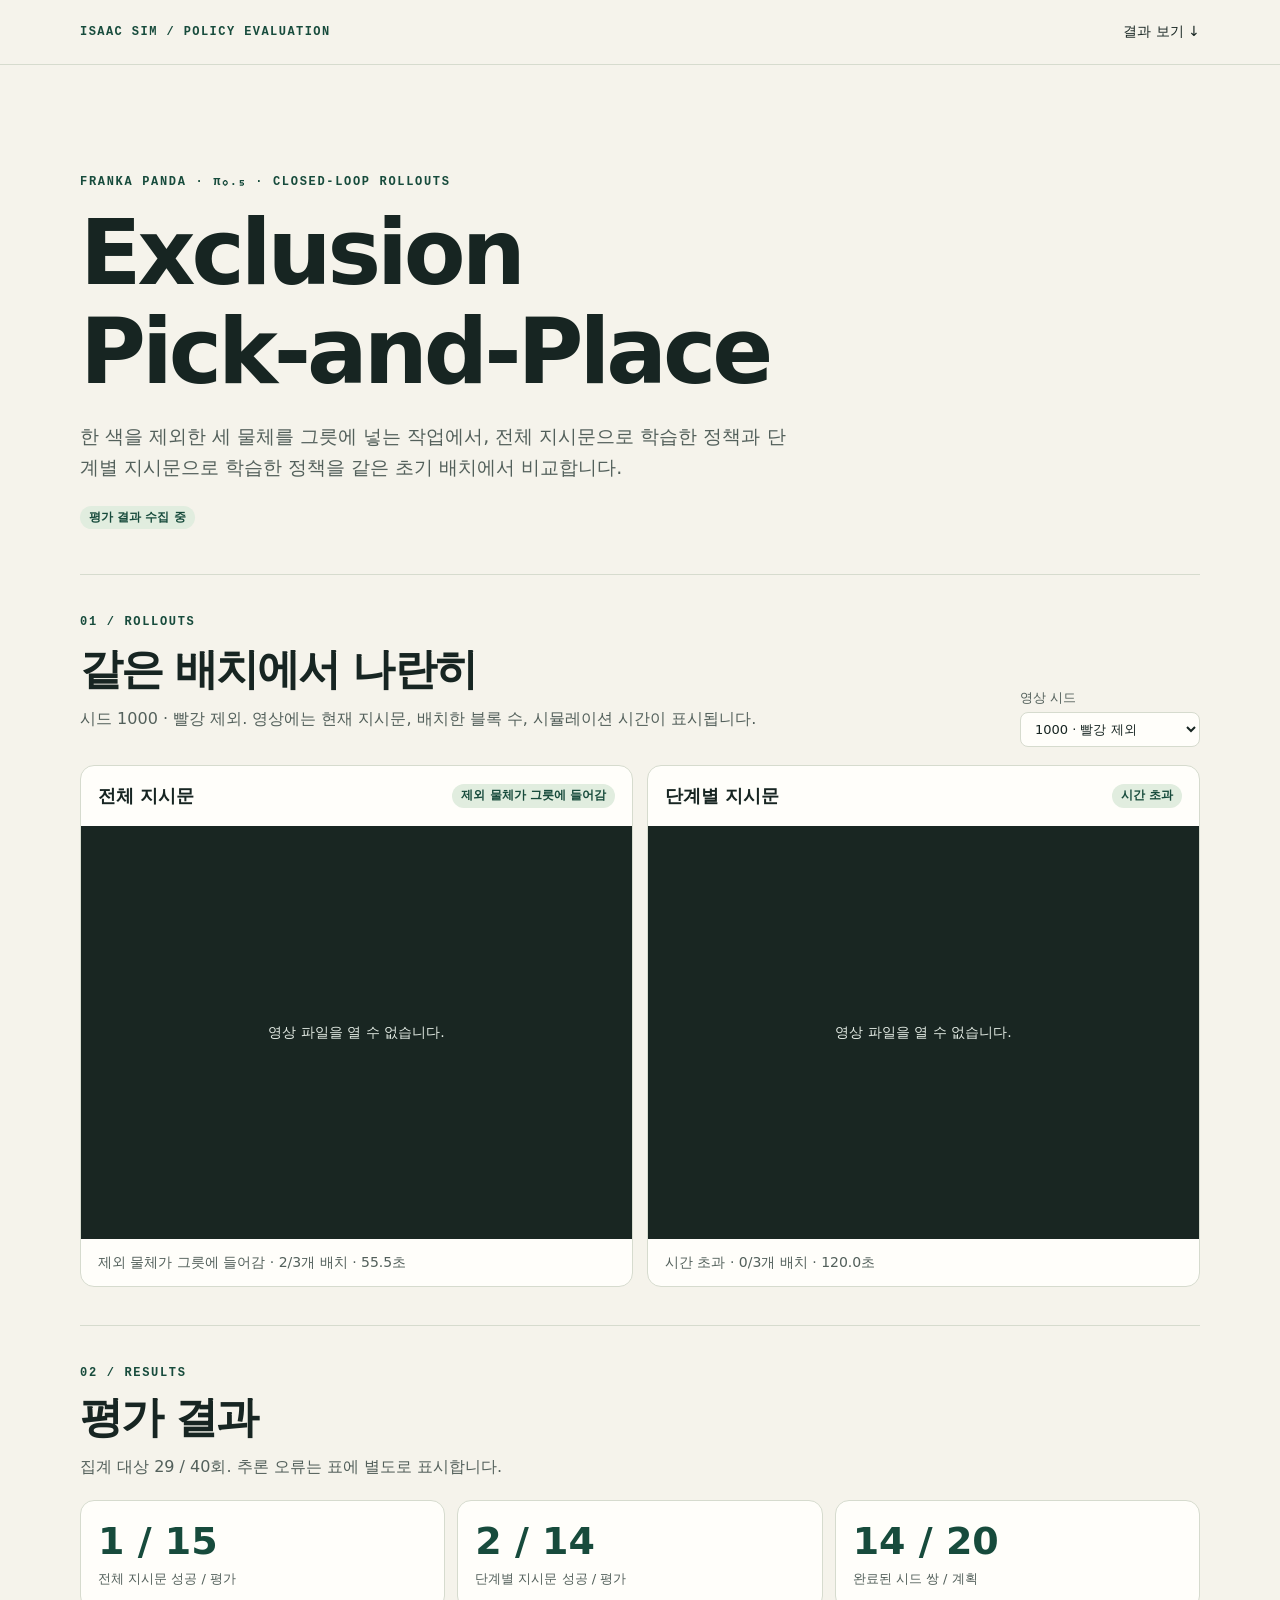
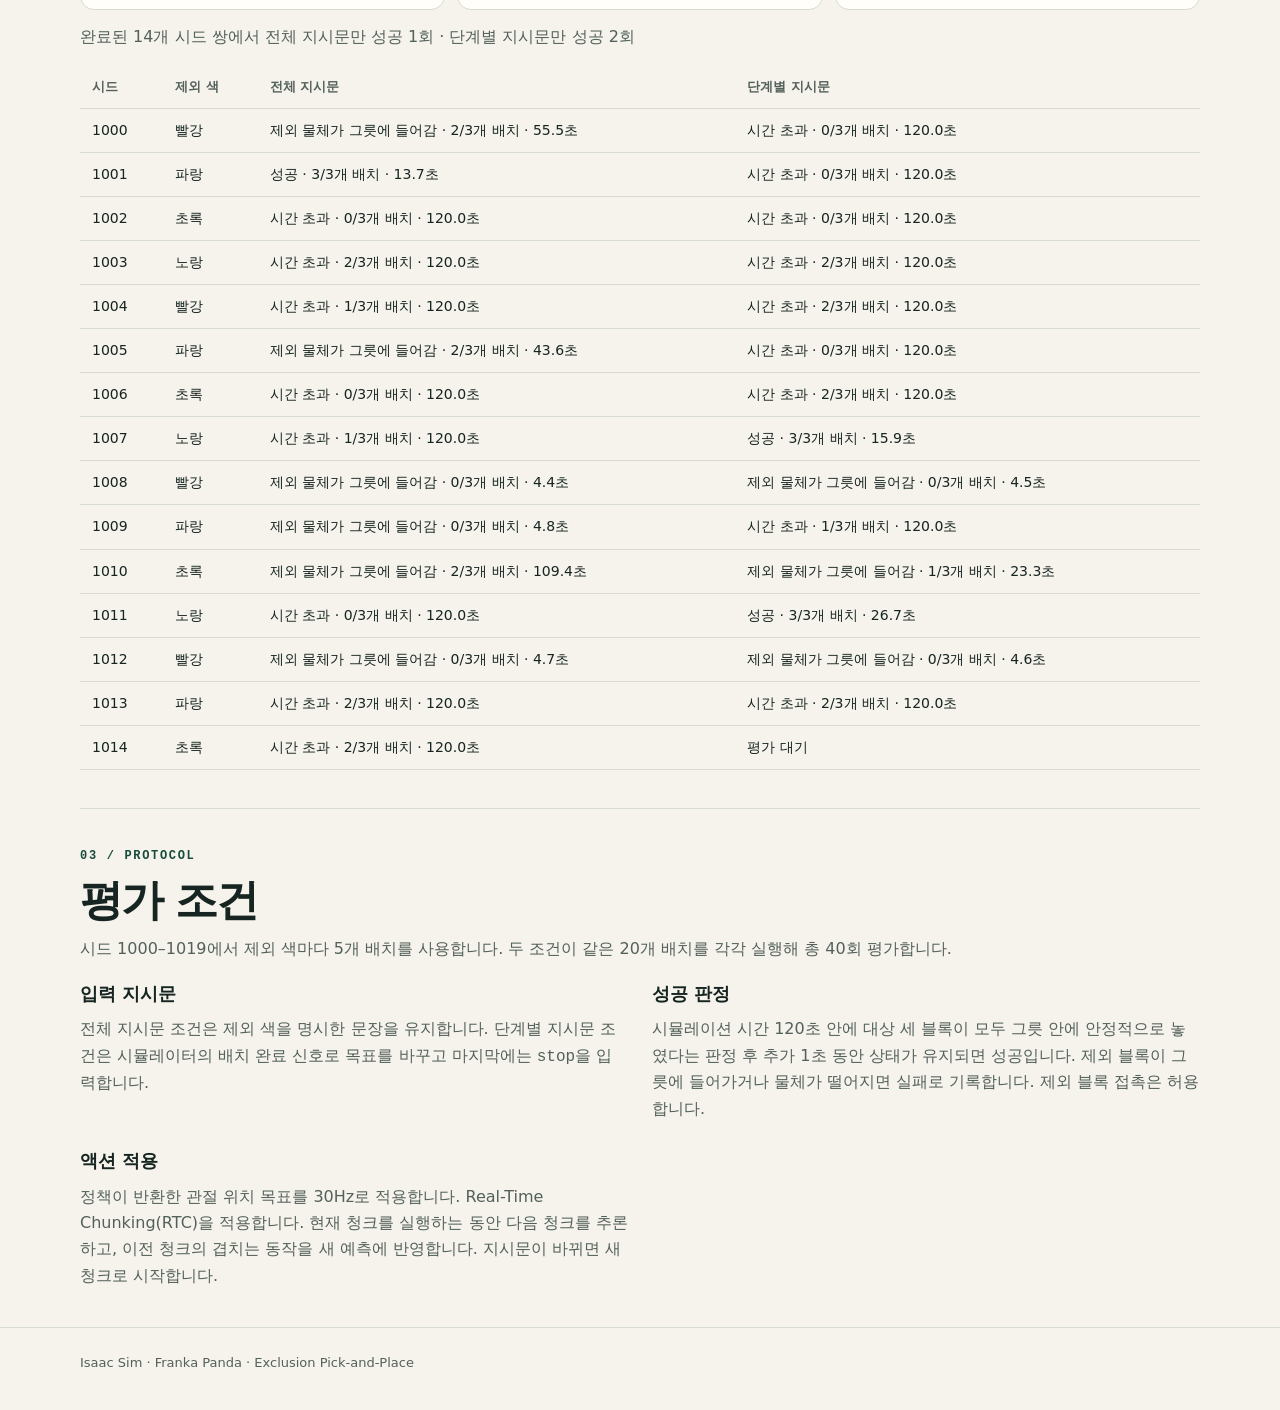
<file: index.html>
<!doctype html>
<html lang="ko">
<head>
  <meta charset="utf-8">
  <meta name="viewport" content="width=device-width,initial-scale=1">
  <meta name="description" content="Isaac Sim의 Exclusion Pick-and-Place에서 두 π₀.₅ 정책을 같은 초기 배치로 비교합니다.">
  <title>Exclusion Pick-and-Place · π₀.₅ 평가</title>
  <style>
    :root { color-scheme:light; --paper:#f5f3eb; --ink:#172522; --muted:#53605b; --line:#d6dbce; --green:#174b3c; --chip:#e1eddf; --white:#fffefa; }
    * { box-sizing:border-box; }
    body { margin:0; background:var(--paper); color:var(--ink); font:16px/1.65 system-ui,sans-serif; }
    a { color:inherit; }
    button, select { font:inherit; }
    .wrap { width:min(1120px, calc(100% - 48px)); margin:auto; }
    .masthead { border-bottom:1px solid var(--line); }
    .masthead .wrap { min-height:64px; display:flex; align-items:center; justify-content:space-between; gap:12px; }
    .brand { color:var(--green); font:700 12px/1.4 ui-monospace,monospace; letter-spacing:.12em; }
    .masthead a { font-size:14px; text-decoration:none; }
    .hero { padding:clamp(48px,9vw,108px) 0 45px; }
    .eyebrow { margin:0 0 12px; color:var(--green); font:700 12px/1.5 ui-monospace,monospace; letter-spacing:.14em; }
    h1,h2,h3,p { margin-top:0; }
    h1,h2 { line-height:1.1; letter-spacing:-.045em; }
    h1 { max-width:870px; margin-bottom:20px; font-size:clamp(41px,8vw,90px); }
    h2 { font-size:clamp(27px,4vw,43px); margin-bottom:12px; }
    h3 { margin:0; font-size:18px; }
    .hero p:not(.eyebrow), .muted { color:var(--muted); }
    .hero p:not(.eyebrow) { max-width:720px; font-size:clamp(15px,2.2vw,19px); }
    .panel { border-top:1px solid var(--line); padding:38px 0; }
    .section-top { display:flex; align-items:end; justify-content:space-between; gap:16px; flex-wrap:wrap; }
    .section-top p { margin-bottom:15px; }
    .summary { display:grid; grid-template-columns:repeat(3,minmax(0,1fr)); gap:12px; margin-top:20px; }
    .stat,.clip { border:1px solid var(--line); border-radius:14px; background:var(--white); }
    .stat { padding:17px; }
    .stat strong { display:block; color:var(--green); font-size:clamp(24px,4vw,38px); line-height:1.25; font-variant-numeric:tabular-nums; }
    .stat span { font-size:13px; color:var(--muted); }
    .comparison { display:grid; grid-template-columns:1fr 1fr; gap:14px; margin-top:18px; }
    .clip { overflow:hidden; }
    .clip header { padding:15px 17px; display:flex; align-items:center; justify-content:space-between; gap:8px; flex-wrap:wrap; }
    .chip { display:inline-flex; align-items:center; border-radius:100px; background:var(--chip); color:var(--green); padding:2px 9px; font-size:12px; font-weight:650; }
    .film { aspect-ratio:4/3; background:#192622; color:#e2eae3; display:grid; place-items:center; text-align:center; }
    .film video { display:block; width:100%; height:100%; object-fit:contain; }
    .clip p { margin:0; padding:12px 17px; font-size:14px; color:var(--muted); }
    .clip .film p { color:inherit; }
    label { display:grid; gap:4px; color:var(--muted); font-size:13px; }
    select { min-width:180px; padding:8px 32px 8px 10px; border:1px solid var(--line); border-radius:8px; background:var(--white); color:var(--ink); }
    .table-scroll { overflow-x:auto; }
    table { width:100%; border-collapse:collapse; min-width:410px; font-variant-numeric:tabular-nums; }
    th,td { padding:10px 12px; border-bottom:1px solid var(--line); text-align:left; }
    th { font-size:13px; color:var(--muted); }
    td { font-size:14px; }
    .method { display:grid; grid-template-columns:1fr 1fr; gap:24px; }
    .method p { color:var(--muted); margin:8px 0 0; }
    footer { padding:24px 0 36px; border-top:1px solid var(--line); color:var(--muted); font-size:13px; }
    :focus-visible { outline:2px solid var(--green); outline-offset:3px; }
    @media (max-width:650px) {
      .wrap { width:calc(100% - 30px); }
      .comparison,.method { grid-template-columns:1fr; }
      .summary { gap:7px; }
      .stat { padding:10px 7px; }
      .stat span { font-size:11px; }
    }
  </style>
  <script src="./report.js" defer></script>
</head>
<body>
  <header class="masthead">
    <div class="wrap">
      <span class="brand">ISAAC SIM / POLICY EVALUATION</span>
      <a href="#results">결과 보기 ↓</a>
    </div>
  </header>
  <main class="wrap">
    <section class="hero" aria-labelledby="title">
      <p class="eyebrow">FRANKA PANDA · π₀.₅ · CLOSED-LOOP ROLLOUTS</p>
      <h1 id="title">Exclusion<br>Pick-and-Place</h1>
      <p>한 색을 제외한 세 물체를 그릇에 넣는 작업에서, 전체 지시문으로 학습한 정책과 단계별 지시문으로 학습한 정책을 같은 초기 배치에서 비교합니다.</p>
      <span class="chip" id="status" role="status">결과 확인 중</span>
    </section>
    <section class="panel" id="rollouts" aria-labelledby="rollouts-title">
      <div class="section-top">
        <div>
          <p class="eyebrow">01 / ROLLOUTS</p>
          <h2 id="rollouts-title">같은 배치에서 나란히</h2>
          <p class="muted" id="case-caption">영상에는 현재 지시문, 배치한 블록 수, 시뮬레이션 시간이 표시됩니다.</p>
        </div>
        <label>영상 시드
          <select id="seed" disabled><option>영상 대기 중</option></select>
        </label>
      </div>
      <div class="comparison" id="clips">
        <article class="clip">
          <header><h3>전체 지시문</h3></header>
          <div class="film"><p>영상 대기 중</p></div>
        </article>
        <article class="clip">
          <header><h3>단계별 지시문</h3></header>
          <div class="film"><p>영상 대기 중</p></div>
        </article>
      </div>
    </section>
    <section class="panel" id="results" aria-labelledby="results-title">
      <p class="eyebrow">02 / RESULTS</p>
      <h2 id="results-title">평가 결과</h2>
      <p class="muted" id="result-note">저장된 결과가 표시됩니다.</p>
      <div class="summary">
        <div class="stat"><strong id="full-count">—</strong><span>전체 지시문 성공 / 평가</span></div>
        <div class="stat"><strong id="subtask-count">—</strong><span>단계별 지시문 성공 / 평가</span></div>
        <div class="stat"><strong id="pair-count">—</strong><span>완료된 시드 쌍 / 계획</span></div>
      </div>
      <p class="muted" id="pair-note" style="margin-top:14px"></p>
      <div class="table-scroll">
        <table>
          <thead><tr><th scope="col">시드</th><th scope="col">제외 색</th><th scope="col">전체 지시문</th><th scope="col">단계별 지시문</th></tr></thead>
          <tbody id="rows"><tr><td colspan="4">저장된 평가 결과 대기 중</td></tr></tbody>
        </table>
      </div>
    </section>
    <section class="panel" aria-labelledby="method-title">
      <p class="eyebrow">03 / PROTOCOL</p>
      <h2 id="method-title">평가 조건</h2>
      <p class="muted">시드 1000–1019에서 제외 색마다 5개 배치를 사용합니다. 두 조건이 같은 20개 배치를 각각 실행해 총 40회 평가합니다.</p>
      <div class="method">
        <article><h3>입력 지시문</h3><p>전체 지시문 조건은 제외 색을 명시한 문장을 유지합니다. 단계별 지시문 조건은 시뮬레이터의 배치 완료 신호로 목표를 바꾸고 마지막에는 <code>stop</code>을 입력합니다.</p></article>
        <article><h3>성공 판정</h3><p>시뮬레이션 시간 120초 안에 대상 세 블록이 모두 그릇 안에 안정적으로 놓였다는 판정 후 추가 1초 동안 상태가 유지되면 성공입니다. 제외 블록이 그릇에 들어가거나 물체가 떨어지면 실패로 기록합니다. 제외 블록 접촉은 허용합니다.</p></article>
        <article><h3>액션 적용</h3><p>정책이 반환한 관절 위치 목표를 30Hz로 적용합니다. Real-Time Chunking(RTC)을 적용합니다. 현재 청크를 실행하는 동안 다음 청크를 추론하고, 이전 청크의 겹치는 동작을 새 예측에 반영합니다. 지시문이 바뀌면 새 청크로 시작합니다.</p></article>
      </div>
    </section>
  </main>
  <footer><div class="wrap">Isaac Sim · Franka Panda · Exclusion Pick-and-Place</div></footer>
</body>
</html>
</file>
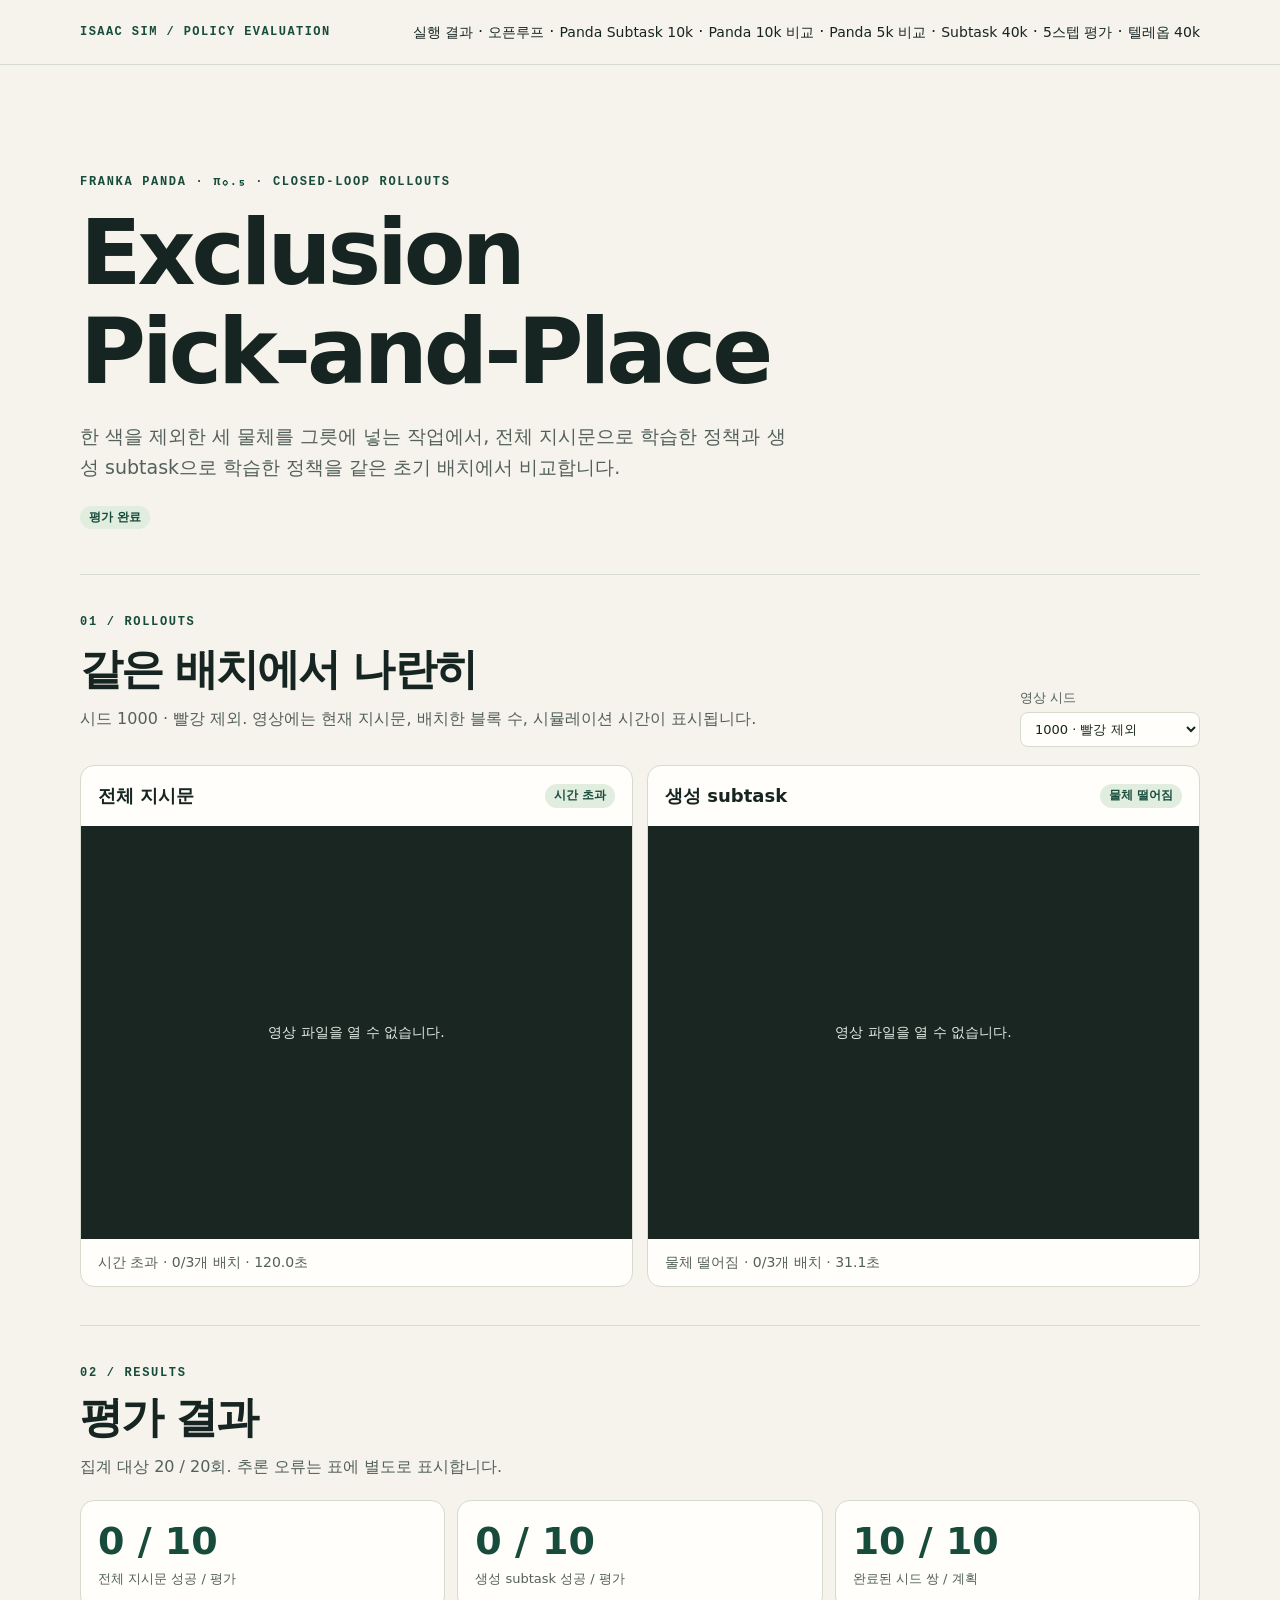
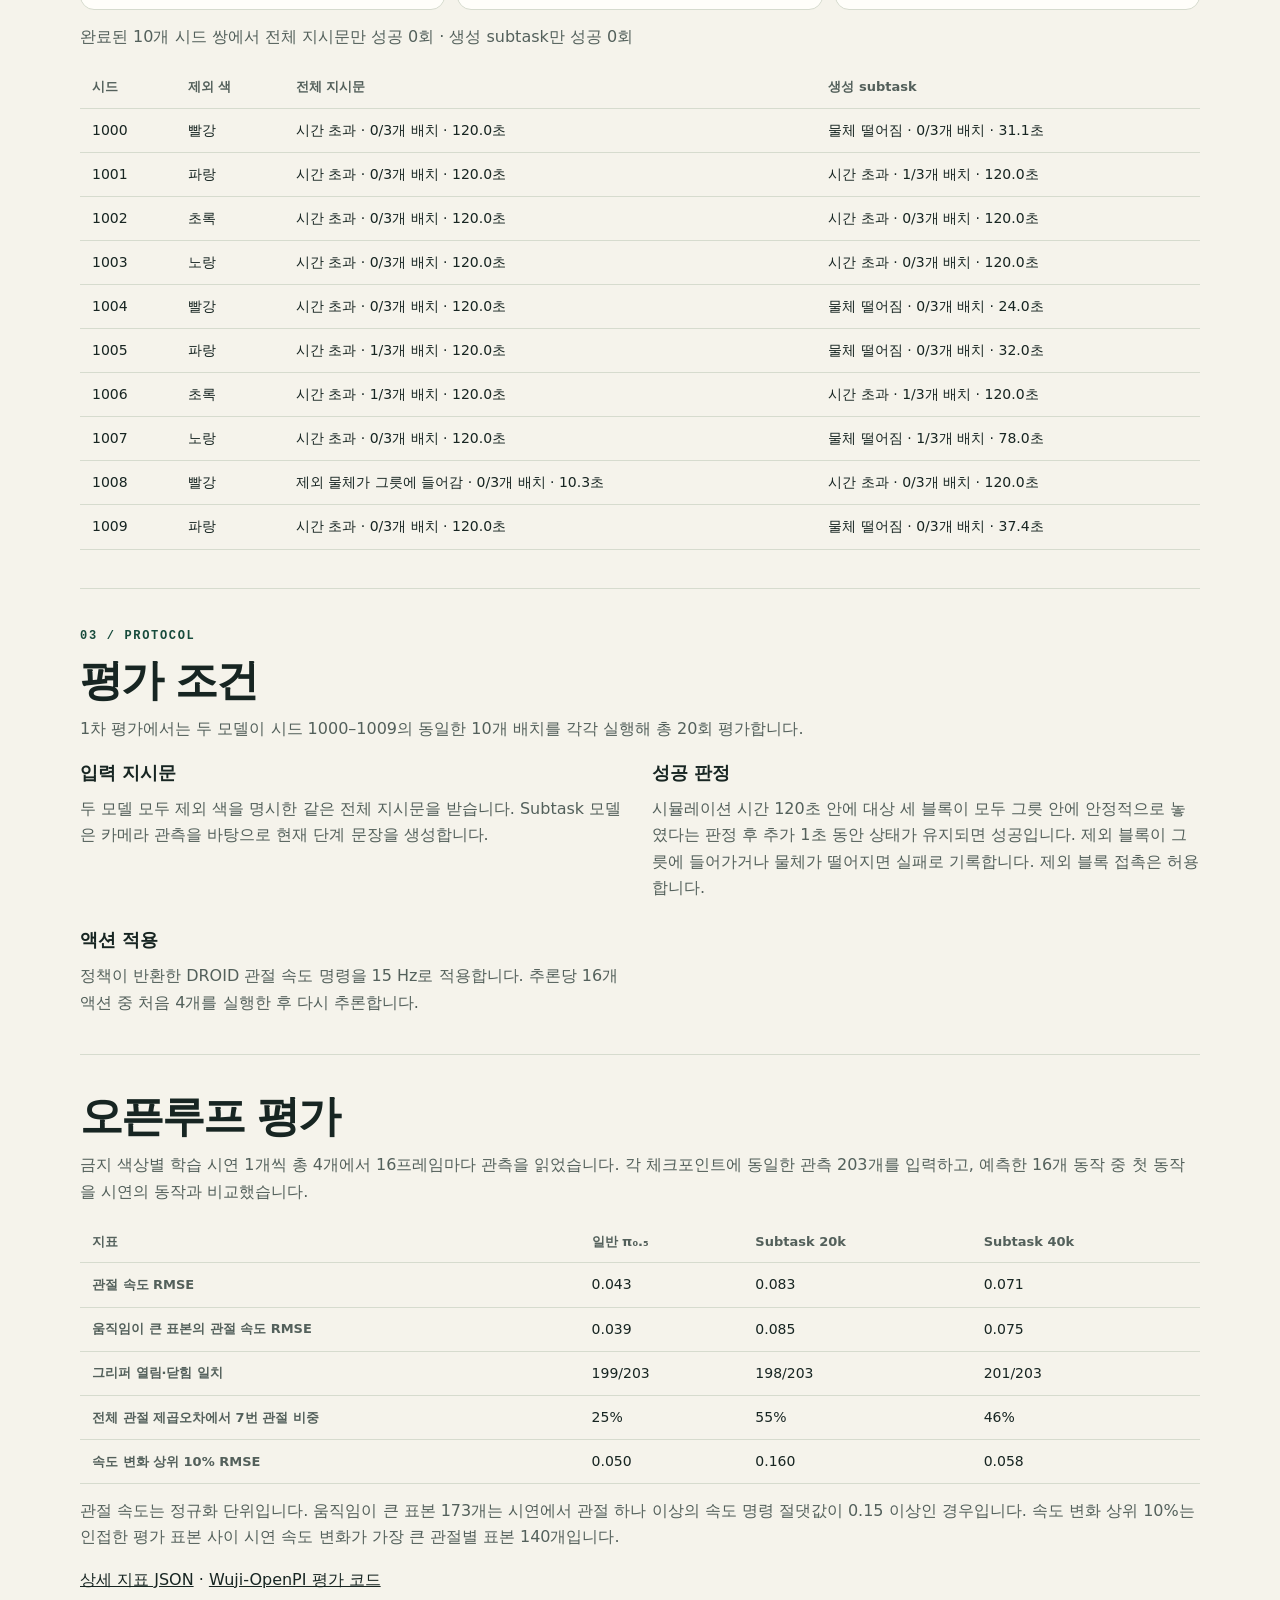
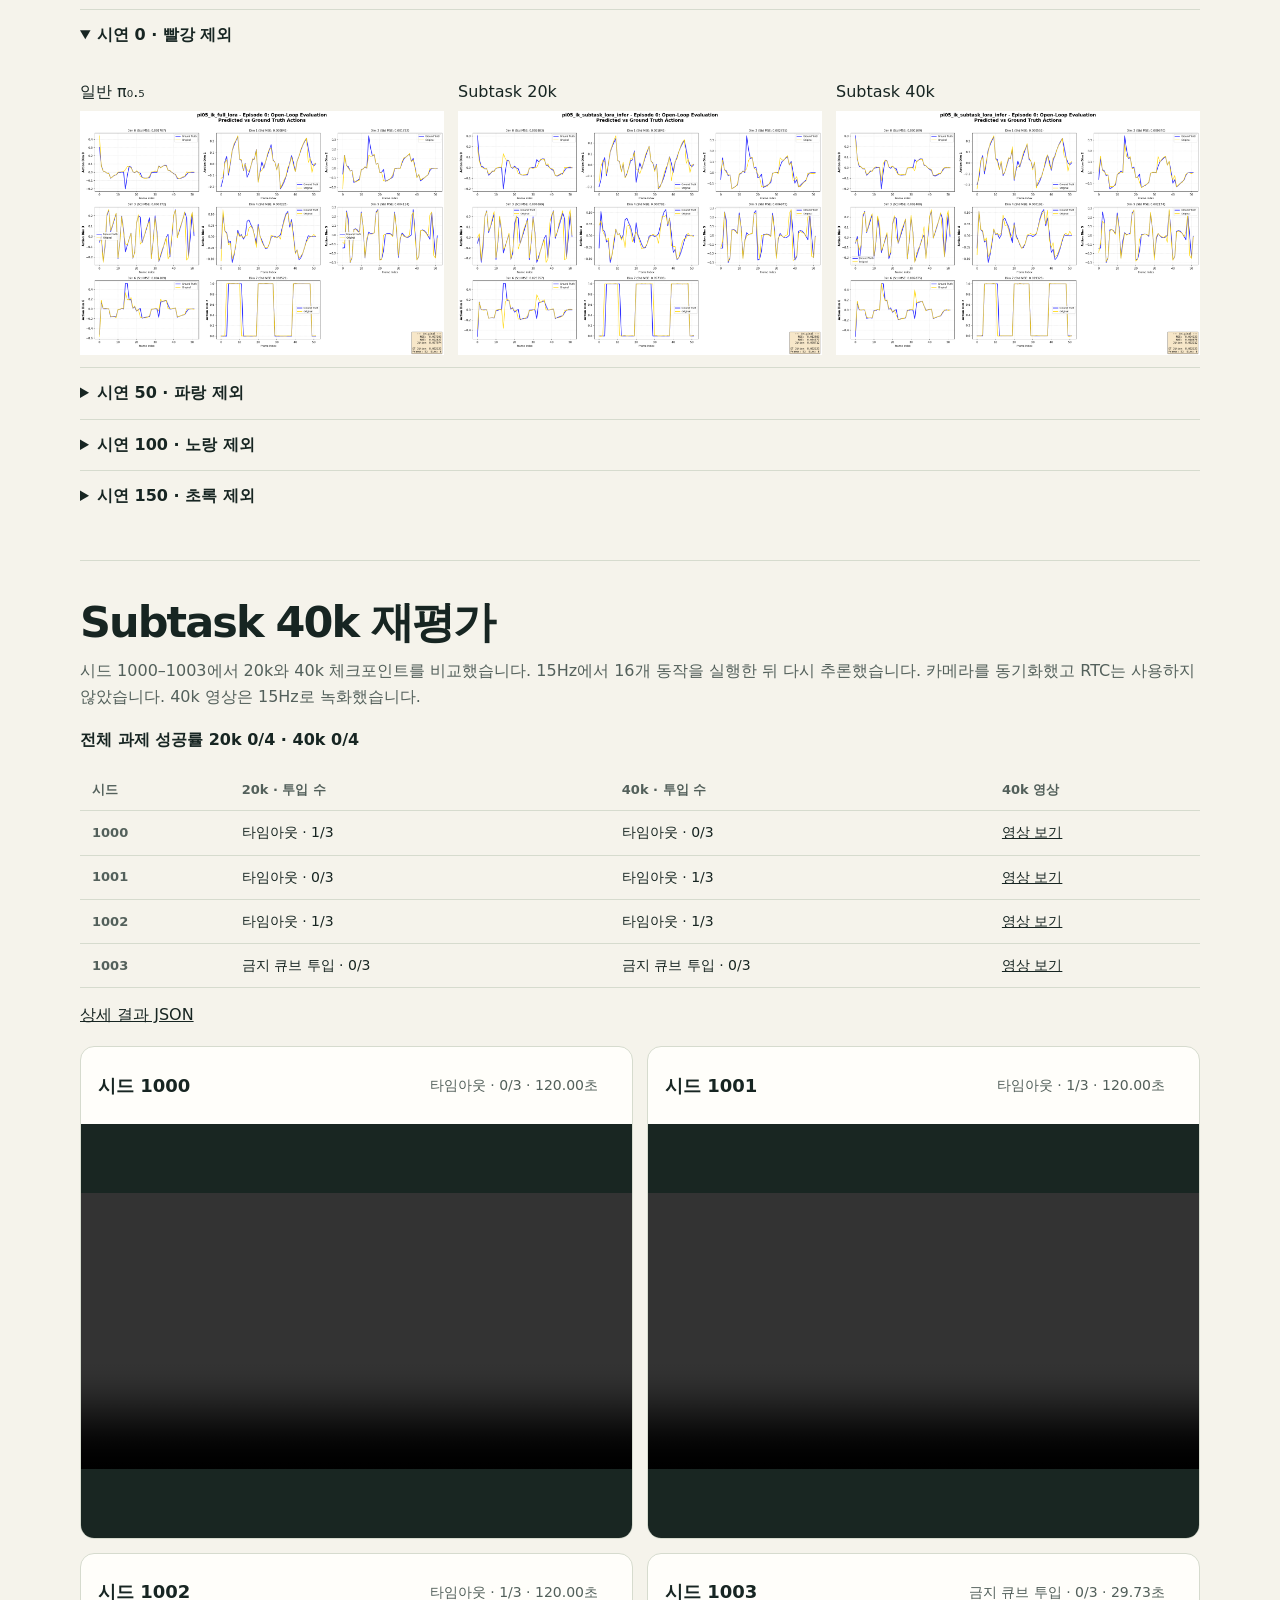
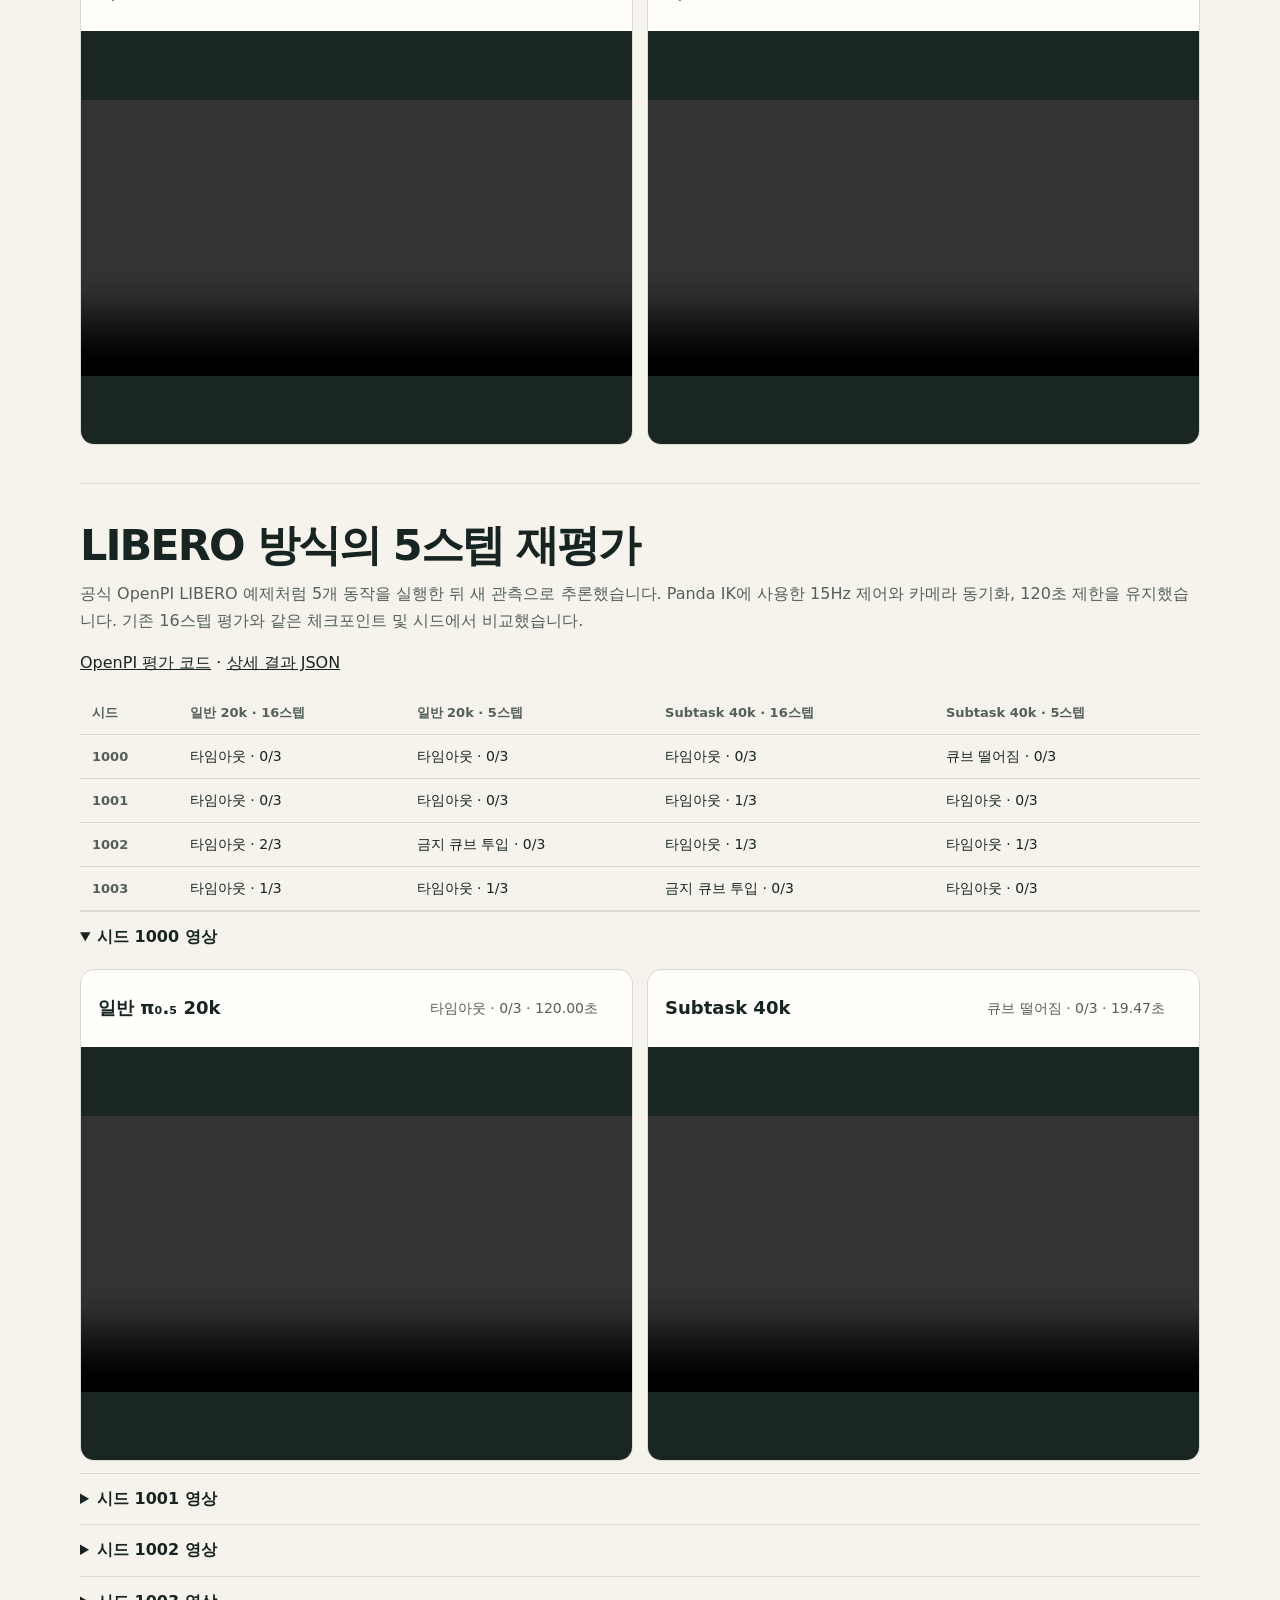
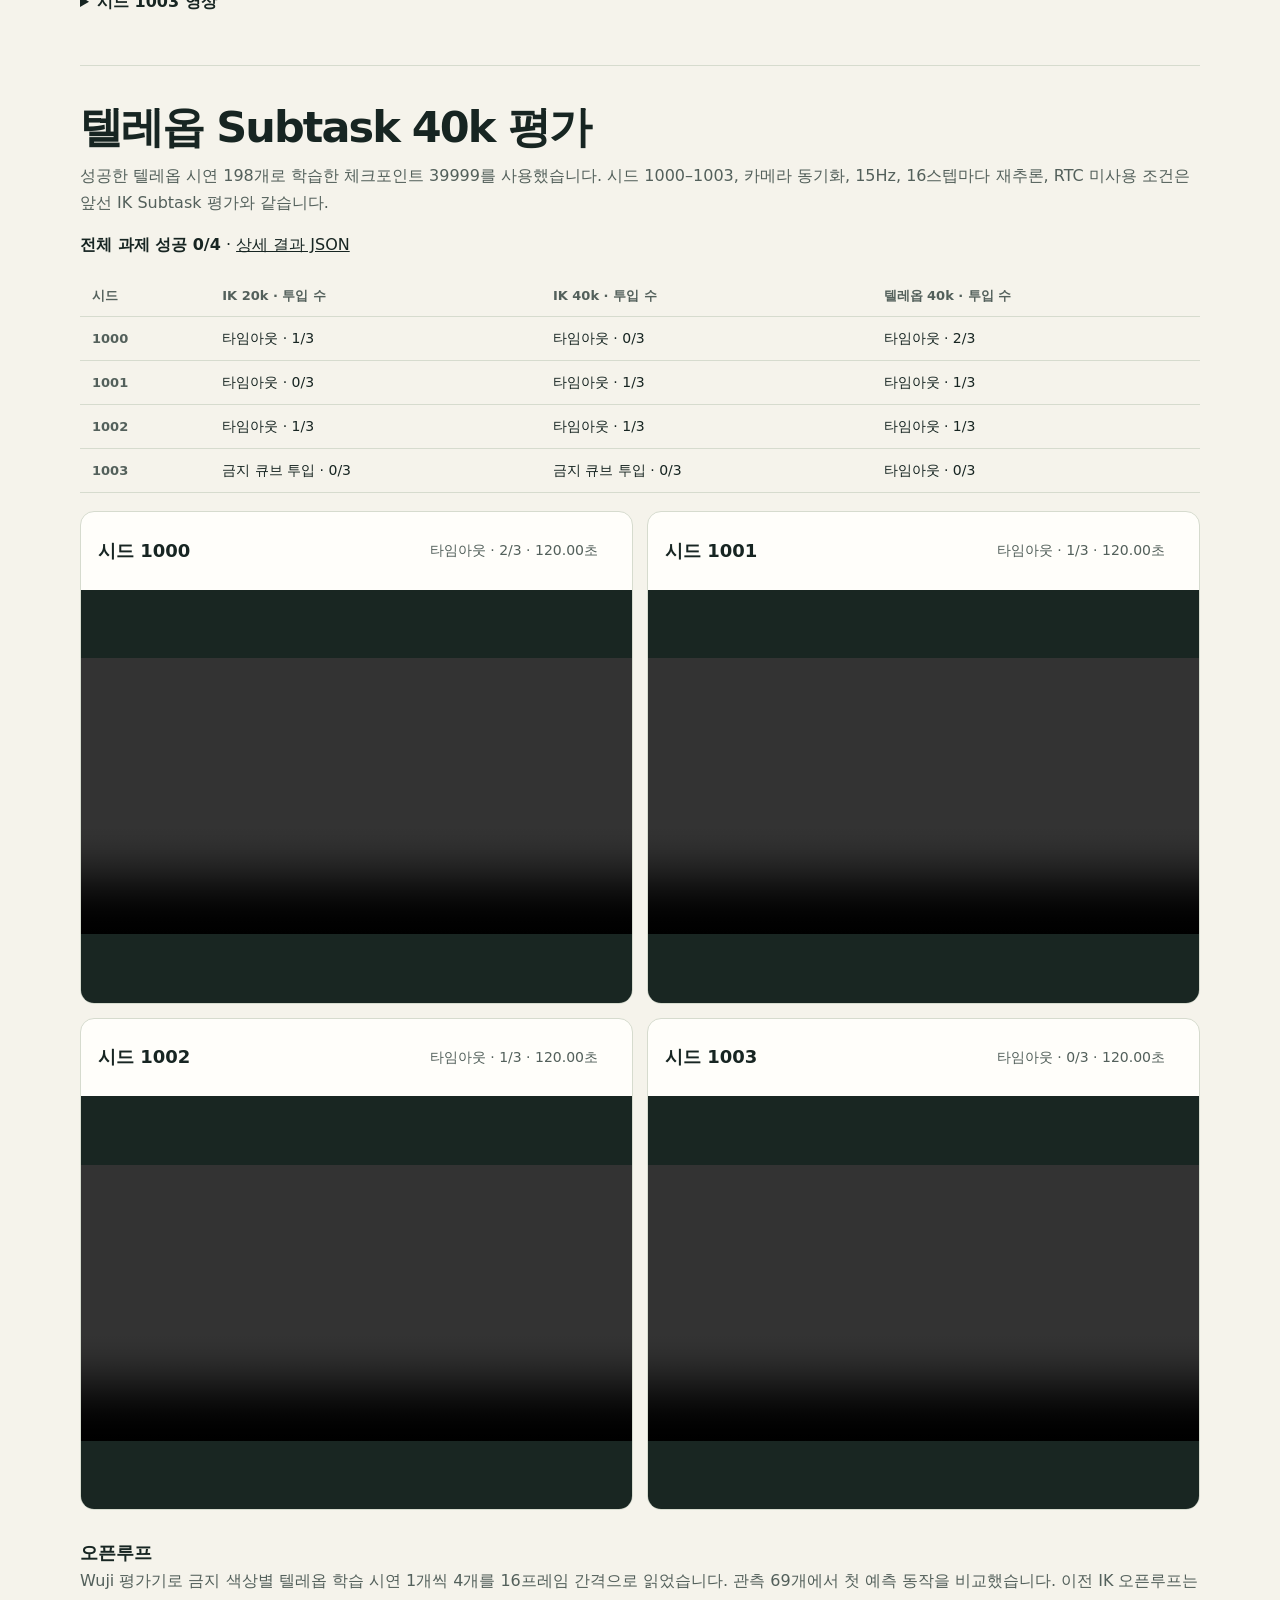
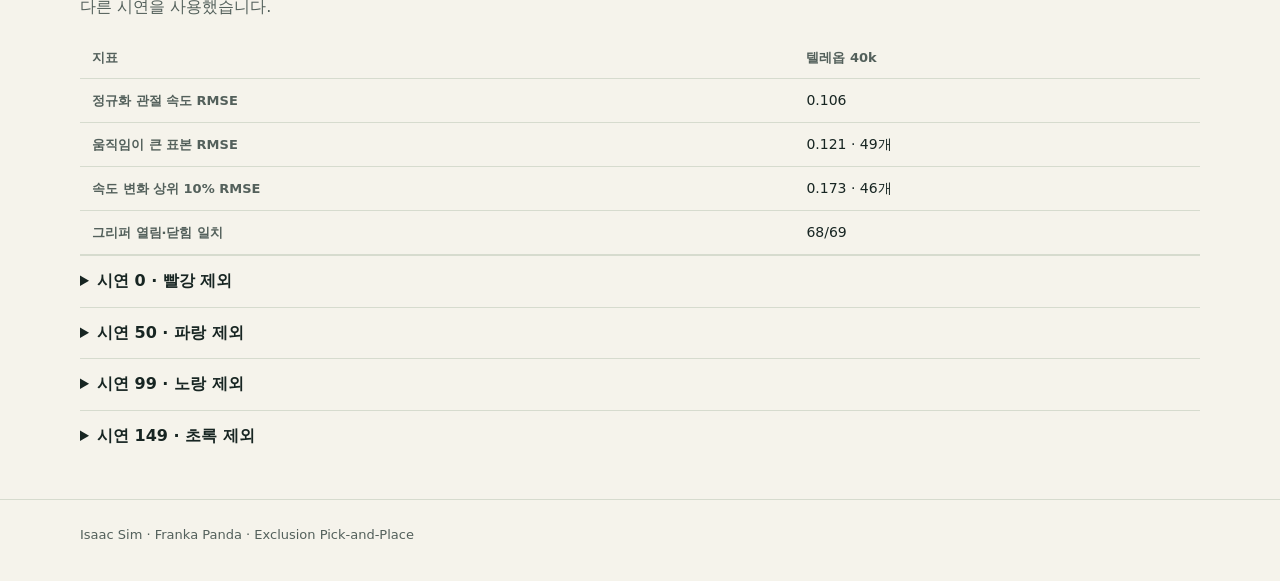
<file: square-yaw-200/index.html>
<!doctype html>
<html lang="ko">
<head>
  <meta charset="utf-8">
  <meta name="viewport" content="width=device-width,initial-scale=1">
  <meta name="description" content="Isaac Sim의 Exclusion Pick-and-Place에서 두 π₀.₅ 정책을 같은 초기 배치로 비교합니다.">
  <title>Exclusion Pick-and-Place · π₀.₅ 평가</title>
  <link rel="stylesheet" href="./evaluation.css">
  <script src="./report.js" defer></script>
</head>
<body>
  <header class="masthead">
    <div class="wrap">
      <span class="brand">ISAAC SIM / POLICY EVALUATION</span>
      <nav aria-label="평가 결과"><a href="#results">실행 결과</a> · <a href="#open-loop">오픈루프</a> · <a href="./panda-base-subtask-full-10k/">Panda Subtask 10k</a> · <a href="./panda-base-10k-comparison/">Panda 10k 비교</a> · <a href="./panda-base-5k-comparison/">Panda 5k 비교</a> · <a href="#subtask-40k">Subtask 40k</a> · <a href="#libero-style">5스텝 평가</a> · <a href="#teleop-subtask-40k">텔레옵 40k</a></nav>
    </div>
  </header>
  <main class="wrap">
    <section class="hero" aria-labelledby="title">
      <p class="eyebrow">FRANKA PANDA · π₀.₅ · CLOSED-LOOP ROLLOUTS</p>
      <h1 id="title">Exclusion<br>Pick-and-Place</h1>
      <p>한 색을 제외한 세 물체를 그릇에 넣는 작업에서, 전체 지시문으로 학습한 정책과 생성 subtask으로 학습한 정책을 같은 초기 배치에서 비교합니다.</p>
      <span class="chip" id="status" role="status">결과 확인 중</span>
    </section>
    <section class="panel" id="rollouts" aria-labelledby="rollouts-title">
      <div class="section-top">
        <div>
          <p class="eyebrow">01 / ROLLOUTS</p>
          <h2 id="rollouts-title">같은 배치에서 나란히</h2>
          <p class="muted" id="case-caption">영상에는 현재 지시문, 배치한 블록 수, 시뮬레이션 시간이 표시됩니다.</p>
        </div>
        <label>영상 시드
          <select id="seed" disabled><option>영상 대기 중</option></select>
        </label>
      </div>
      <div class="comparison" id="clips">
        <article class="clip">
          <header><h3>전체 지시문</h3></header>
          <div class="film"><p>영상 대기 중</p></div>
        </article>
        <article class="clip">
          <header><h3>생성 subtask</h3></header>
          <div class="film"><p>영상 대기 중</p></div>
        </article>
      </div>
    </section>
    <section class="panel" id="results" aria-labelledby="results-title">
      <p class="eyebrow">02 / RESULTS</p>
      <h2 id="results-title">평가 결과</h2>
      <p class="muted" id="result-note">저장된 결과가 표시됩니다.</p>
      <div class="summary">
        <div class="stat"><strong id="full-count">—</strong><span>전체 지시문 성공 / 평가</span></div>
        <div class="stat"><strong id="subtask-count">—</strong><span>생성 subtask 성공 / 평가</span></div>
        <div class="stat"><strong id="pair-count">—</strong><span>완료된 시드 쌍 / 계획</span></div>
      </div>
      <p class="muted" id="pair-note" style="margin-top:14px"></p>
      <div class="table-scroll">
        <table>
          <thead><tr><th scope="col">시드</th><th scope="col">제외 색</th><th scope="col">전체 지시문</th><th scope="col">생성 subtask</th></tr></thead>
          <tbody id="rows"><tr><td colspan="4">저장된 평가 결과 대기 중</td></tr></tbody>
        </table>
      </div>
    </section>
    <section class="panel" aria-labelledby="method-title">
      <p class="eyebrow">03 / PROTOCOL</p>
      <h2 id="method-title">평가 조건</h2>
      <p class="muted">1차 평가에서는 두 모델이 시드 1000–1009의 동일한 10개 배치를 각각 실행해 총 20회 평가합니다.</p>
      <div class="method">
        <article><h3>입력 지시문</h3><p>두 모델 모두 제외 색을 명시한 같은 전체 지시문을 받습니다. Subtask 모델은 카메라 관측을 바탕으로 현재 단계 문장을 생성합니다.</p></article>
        <article><h3>성공 판정</h3><p>시뮬레이션 시간 120초 안에 대상 세 블록이 모두 그릇 안에 안정적으로 놓였다는 판정 후 추가 1초 동안 상태가 유지되면 성공입니다. 제외 블록이 그릇에 들어가거나 물체가 떨어지면 실패로 기록합니다. 제외 블록 접촉은 허용합니다.</p></article>
        <article><h3>액션 적용</h3><p>정책이 반환한 DROID 관절 속도 명령을 15 Hz로 적용합니다. 추론당 16개 액션 중 처음 4개를 실행한 후 다시 추론합니다.</p></article>
      </div>
    </section>

    <section class="panel" id="open-loop" aria-labelledby="open-loop-title">
      <h2 id="open-loop-title">오픈루프 평가</h2>
      <p class="muted">금지 색상별 학습 시연 1개씩 총 4개에서 16프레임마다 관측을 읽었습니다. 각 체크포인트에 동일한 관측 203개를 입력하고, 예측한 16개 동작 중 첫 동작을 시연의 동작과 비교했습니다.</p>
      <div class="table-scroll">
        <table>
          <thead><tr><th scope="col">지표</th><th scope="col">일반 π₀.₅</th><th scope="col">Subtask 20k</th><th scope="col">Subtask 40k</th></tr></thead>
          <tbody>
            <tr><th scope="row">관절 속도 RMSE</th><td>0.043</td><td>0.083</td><td>0.071</td></tr>
            <tr><th scope="row">움직임이 큰 표본의 관절 속도 RMSE</th><td>0.039</td><td>0.085</td><td>0.075</td></tr>
            <tr><th scope="row">그리퍼 열림·닫힘 일치</th><td>199/203</td><td>198/203</td><td>201/203</td></tr>
            <tr><th scope="row">전체 관절 제곱오차에서 7번 관절 비중</th><td>25%</td><td>55%</td><td>46%</td></tr>
            <tr><th scope="row">속도 변화 상위 10% RMSE</th><td>0.050</td><td>0.160</td><td>0.058</td></tr>
          </tbody>
        </table>
      </div>
      <p class="muted open-loop-note">관절 속도는 정규화 단위입니다. 움직임이 큰 표본 173개는 시연에서 관절 하나 이상의 속도 명령 절댓값이 0.15 이상인 경우입니다. 속도 변화 상위 10%는 인접한 평가 표본 사이 시연 속도 변화가 가장 큰 관절별 표본 140개입니다.</p>
      <p><a href="./open-loop/summary.json">상세 지표 JSON</a> · <a href="https://github.com/wuji-technology/wuji-openpi/blob/be6b32540546fb4fdd274f5cc86a7f9a67148a4c/examples/open_loop_eval.py">Wuji-OpenPI 평가 코드</a></p>
      <details open>
        <summary>시연 0 · 빨강 제외</summary>
        <div class="comparison open-loop-comparison">
          <figure><figcaption>일반 π₀.₅</figcaption><a href="./open-loop/full/episode_0.png"><img src="./open-loop/full/episode_0.png" alt="시연 0에서 일반 π₀.₅의 관절·그리퍼 예측과 정답 비교" loading="lazy"></a></figure>
          <figure><figcaption>Subtask 20k</figcaption><a href="./open-loop/subtask/episode_0.png"><img src="./open-loop/subtask/episode_0.png" alt="시연 0에서 Subtask π₀.₅의 관절·그리퍼 예측과 정답 비교" loading="lazy"></a></figure>
          <figure><figcaption>Subtask 40k</figcaption><a href="./open-loop/subtask-40k/episode_0.png"><img src="./open-loop/subtask-40k/episode_0.png" alt="시연 0에서 Subtask 40k의 관절·그리퍼 예측과 정답 비교" loading="lazy"></a></figure>
        </div>
      </details>
      <details>
        <summary>시연 50 · 파랑 제외</summary>
        <div class="comparison open-loop-comparison">
          <figure><figcaption>일반 π₀.₅</figcaption><a href="./open-loop/full/episode_50.png"><img src="./open-loop/full/episode_50.png" alt="시연 50에서 일반 π₀.₅의 관절·그리퍼 예측과 정답 비교" loading="lazy"></a></figure>
          <figure><figcaption>Subtask 20k</figcaption><a href="./open-loop/subtask/episode_50.png"><img src="./open-loop/subtask/episode_50.png" alt="시연 50에서 Subtask π₀.₅의 관절·그리퍼 예측과 정답 비교" loading="lazy"></a></figure>
          <figure><figcaption>Subtask 40k</figcaption><a href="./open-loop/subtask-40k/episode_50.png"><img src="./open-loop/subtask-40k/episode_50.png" alt="시연 50에서 Subtask 40k의 관절·그리퍼 예측과 정답 비교" loading="lazy"></a></figure>
        </div>
      </details>
      <details>
        <summary>시연 100 · 노랑 제외</summary>
        <div class="comparison open-loop-comparison">
          <figure><figcaption>일반 π₀.₅</figcaption><a href="./open-loop/full/episode_100.png"><img src="./open-loop/full/episode_100.png" alt="시연 100에서 일반 π₀.₅의 관절·그리퍼 예측과 정답 비교" loading="lazy"></a></figure>
          <figure><figcaption>Subtask 20k</figcaption><a href="./open-loop/subtask/episode_100.png"><img src="./open-loop/subtask/episode_100.png" alt="시연 100에서 Subtask π₀.₅의 관절·그리퍼 예측과 정답 비교" loading="lazy"></a></figure>
          <figure><figcaption>Subtask 40k</figcaption><a href="./open-loop/subtask-40k/episode_100.png"><img src="./open-loop/subtask-40k/episode_100.png" alt="시연 100에서 Subtask 40k의 관절·그리퍼 예측과 정답 비교" loading="lazy"></a></figure>
        </div>
      </details>
      <details>
        <summary>시연 150 · 초록 제외</summary>
        <div class="comparison open-loop-comparison">
          <figure><figcaption>일반 π₀.₅</figcaption><a href="./open-loop/full/episode_150.png"><img src="./open-loop/full/episode_150.png" alt="시연 150에서 일반 π₀.₅의 관절·그리퍼 예측과 정답 비교" loading="lazy"></a></figure>
          <figure><figcaption>Subtask 20k</figcaption><a href="./open-loop/subtask/episode_150.png"><img src="./open-loop/subtask/episode_150.png" alt="시연 150에서 Subtask π₀.₅의 관절·그리퍼 예측과 정답 비교" loading="lazy"></a></figure>
          <figure><figcaption>Subtask 40k</figcaption><a href="./open-loop/subtask-40k/episode_150.png"><img src="./open-loop/subtask-40k/episode_150.png" alt="시연 150에서 Subtask 40k의 관절·그리퍼 예측과 정답 비교" loading="lazy"></a></figure>
        </div>
      </details>
    </section>

    <section class="panel" id="subtask-40k" aria-labelledby="subtask-40k-title">
      <h2 id="subtask-40k-title">Subtask 40k 재평가</h2>
      <p class="muted">시드 1000–1003에서 20k와 40k 체크포인트를 비교했습니다. 15Hz에서 16개 동작을 실행한 뒤 다시 추론했습니다. 카메라를 동기화했고 RTC는 사용하지 않았습니다. 40k 영상은 15Hz로 녹화했습니다.</p>
      <p><strong>전체 과제 성공률 20k 0/4 · 40k 0/4</strong></p>
      <div class="table-scroll">
        <table>
          <thead><tr><th scope="col">시드</th><th scope="col">20k · 투입 수</th><th scope="col">40k · 투입 수</th><th scope="col">40k 영상</th></tr></thead>
          <tbody>
          <tr><th scope="row">1000</th><td>타임아웃 · 1/3</td><td>타임아웃 · 0/3</td><td><a href="#subtask-40k-1000">영상 보기</a></td></tr>
          <tr><th scope="row">1001</th><td>타임아웃 · 0/3</td><td>타임아웃 · 1/3</td><td><a href="#subtask-40k-1001">영상 보기</a></td></tr>
          <tr><th scope="row">1002</th><td>타임아웃 · 1/3</td><td>타임아웃 · 1/3</td><td><a href="#subtask-40k-1002">영상 보기</a></td></tr>
          <tr><th scope="row">1003</th><td>금지 큐브 투입 · 0/3</td><td>금지 큐브 투입 · 0/3</td><td><a href="#subtask-40k-1003">영상 보기</a></td></tr>
          </tbody>
        </table>
      </div>
      <p style="margin-top:14px"><a href="./subtask-40k-step16/results.json">상세 결과 JSON</a></p>
      <div class="comparison">
        <article class="clip" id="subtask-40k-1000">
          <header><h3>시드 1000</h3><p class="muted">타임아웃 · 0/3 · 120.00초</p></header>
          <div class="film"><video controls preload="none" playsinline aria-label="40k Subtask 시드 1000 평가 영상" style="display:block;width:100%;height:auto"><source src="./subtask-40k-step16/subtask-1000.mp4" type="video/mp4"></video></div>
        </article>
        <article class="clip" id="subtask-40k-1001">
          <header><h3>시드 1001</h3><p class="muted">타임아웃 · 1/3 · 120.00초</p></header>
          <div class="film"><video controls preload="none" playsinline aria-label="40k Subtask 시드 1001 평가 영상" style="display:block;width:100%;height:auto"><source src="./subtask-40k-step16/subtask-1001.mp4" type="video/mp4"></video></div>
        </article>
        <article class="clip" id="subtask-40k-1002">
          <header><h3>시드 1002</h3><p class="muted">타임아웃 · 1/3 · 120.00초</p></header>
          <div class="film"><video controls preload="none" playsinline aria-label="40k Subtask 시드 1002 평가 영상" style="display:block;width:100%;height:auto"><source src="./subtask-40k-step16/subtask-1002.mp4" type="video/mp4"></video></div>
        </article>
        <article class="clip" id="subtask-40k-1003">
          <header><h3>시드 1003</h3><p class="muted">금지 큐브 투입 · 0/3 · 29.73초</p></header>
          <div class="film"><video controls preload="none" playsinline aria-label="40k Subtask 시드 1003 평가 영상" style="display:block;width:100%;height:auto"><source src="./subtask-40k-step16/subtask-1003.mp4" type="video/mp4"></video></div>
        </article>
      </div>
    </section>

    <section class="panel" id="libero-style" aria-labelledby="libero-style-title">
      <h2 id="libero-style-title">LIBERO 방식의 5스텝 재평가</h2>
      <p class="muted">공식 OpenPI LIBERO 예제처럼 5개 동작을 실행한 뒤 새 관측으로 추론했습니다. Panda IK에 사용한 15Hz 제어와 카메라 동기화, 120초 제한을 유지했습니다. 기존 16스텝 평가와 같은 체크포인트 및 시드에서 비교했습니다.</p>
      <p><a href="https://github.com/Physical-Intelligence/openpi/blob/215abfb217dbac7d5f1273282331b9b1866c0479/examples/libero/main.py">OpenPI 평가 코드</a> · <a href="./libero-style-step5/results.json">상세 결과 JSON</a></p>
      <div class="table-scroll">
        <table>
          <thead><tr><th scope="col">시드</th><th scope="col">일반 20k · 16스텝</th><th scope="col">일반 20k · 5스텝</th><th scope="col">Subtask 40k · 16스텝</th><th scope="col">Subtask 40k · 5스텝</th></tr></thead>
          <tbody>
            <tr><th scope="row">1000</th><td>타임아웃 · 0/3</td><td>타임아웃 · 0/3</td><td>타임아웃 · 0/3</td><td>큐브 떨어짐 · 0/3</td></tr>
            <tr><th scope="row">1001</th><td>타임아웃 · 0/3</td><td>타임아웃 · 0/3</td><td>타임아웃 · 1/3</td><td>타임아웃 · 0/3</td></tr>
            <tr><th scope="row">1002</th><td>타임아웃 · 2/3</td><td>금지 큐브 투입 · 0/3</td><td>타임아웃 · 1/3</td><td>타임아웃 · 1/3</td></tr>
            <tr><th scope="row">1003</th><td>타임아웃 · 1/3</td><td>타임아웃 · 1/3</td><td>금지 큐브 투입 · 0/3</td><td>타임아웃 · 0/3</td></tr>
          </tbody>
        </table>
      </div>
      <details open>
        <summary>시드 1000 영상</summary>
        <div class="comparison">
          <article class="clip">
            <header><h3>일반 π₀.₅ 20k</h3><p class="muted">타임아웃 · 0/3 · 120.00초</p></header>
            <div class="film"><video controls preload="none" playsinline aria-label="일반 π₀.₅ 20k 시드 1000 평가 영상" style="display:block;width:100%;height:auto"><source src="./libero-style-step5/full-1000.mp4" type="video/mp4"></video></div>
          </article>
          <article class="clip">
            <header><h3>Subtask 40k</h3><p class="muted">큐브 떨어짐 · 0/3 · 19.47초</p></header>
            <div class="film"><video controls preload="none" playsinline aria-label="Subtask 40k 시드 1000 평가 영상" style="display:block;width:100%;height:auto"><source src="./libero-style-step5/subtask-1000.mp4" type="video/mp4"></video></div>
          </article>
        </div>
      </details>
      <details>
        <summary>시드 1001 영상</summary>
        <div class="comparison">
          <article class="clip">
            <header><h3>일반 π₀.₅ 20k</h3><p class="muted">타임아웃 · 0/3 · 120.00초</p></header>
            <div class="film"><video controls preload="none" playsinline aria-label="일반 π₀.₅ 20k 시드 1001 평가 영상" style="display:block;width:100%;height:auto"><source src="./libero-style-step5/full-1001.mp4" type="video/mp4"></video></div>
          </article>
          <article class="clip">
            <header><h3>Subtask 40k</h3><p class="muted">타임아웃 · 0/3 · 120.00초</p></header>
            <div class="film"><video controls preload="none" playsinline aria-label="Subtask 40k 시드 1001 평가 영상" style="display:block;width:100%;height:auto"><source src="./libero-style-step5/subtask-1001.mp4" type="video/mp4"></video></div>
          </article>
        </div>
      </details>
      <details>
        <summary>시드 1002 영상</summary>
        <div class="comparison">
          <article class="clip">
            <header><h3>일반 π₀.₅ 20k</h3><p class="muted">금지 큐브 투입 · 0/3 · 14.73초</p></header>
            <div class="film"><video controls preload="none" playsinline aria-label="일반 π₀.₅ 20k 시드 1002 평가 영상" style="display:block;width:100%;height:auto"><source src="./libero-style-step5/full-1002.mp4" type="video/mp4"></video></div>
          </article>
          <article class="clip">
            <header><h3>Subtask 40k</h3><p class="muted">타임아웃 · 1/3 · 120.00초</p></header>
            <div class="film"><video controls preload="none" playsinline aria-label="Subtask 40k 시드 1002 평가 영상" style="display:block;width:100%;height:auto"><source src="./libero-style-step5/subtask-1002.mp4" type="video/mp4"></video></div>
          </article>
        </div>
      </details>
      <details>
        <summary>시드 1003 영상</summary>
        <div class="comparison">
          <article class="clip">
            <header><h3>일반 π₀.₅ 20k</h3><p class="muted">타임아웃 · 1/3 · 120.00초</p></header>
            <div class="film"><video controls preload="none" playsinline aria-label="일반 π₀.₅ 20k 시드 1003 평가 영상" style="display:block;width:100%;height:auto"><source src="./libero-style-step5/full-1003.mp4" type="video/mp4"></video></div>
          </article>
          <article class="clip">
            <header><h3>Subtask 40k</h3><p class="muted">타임아웃 · 0/3 · 120.00초</p></header>
            <div class="film"><video controls preload="none" playsinline aria-label="Subtask 40k 시드 1003 평가 영상" style="display:block;width:100%;height:auto"><source src="./libero-style-step5/subtask-1003.mp4" type="video/mp4"></video></div>
          </article>
        </div>
      </details>
    </section>

    <section class="panel" id="teleop-subtask-40k" aria-labelledby="teleop-subtask-40k-title">
      <h2 id="teleop-subtask-40k-title">텔레옵 Subtask 40k 평가</h2>
      <p class="muted">성공한 텔레옵 시연 198개로 학습한 체크포인트 39999를 사용했습니다. 시드 1000–1003, 카메라 동기화, 15Hz, 16스텝마다 재추론, RTC 미사용 조건은 앞선 IK Subtask 평가와 같습니다.</p>
      <p><strong>전체 과제 성공 0/4</strong> · <a href="./teleop-subtask-40k/results.json">상세 결과 JSON</a></p>
      <div class="table-scroll">
        <table>
          <thead><tr><th scope="col">시드</th><th scope="col">IK 20k · 투입 수</th><th scope="col">IK 40k · 투입 수</th><th scope="col">텔레옵 40k · 투입 수</th></tr></thead>
          <tbody>
            <tr><th scope="row">1000</th><td>타임아웃 · 1/3</td><td>타임아웃 · 0/3</td><td>타임아웃 · 2/3</td></tr>
            <tr><th scope="row">1001</th><td>타임아웃 · 0/3</td><td>타임아웃 · 1/3</td><td>타임아웃 · 1/3</td></tr>
            <tr><th scope="row">1002</th><td>타임아웃 · 1/3</td><td>타임아웃 · 1/3</td><td>타임아웃 · 1/3</td></tr>
            <tr><th scope="row">1003</th><td>금지 큐브 투입 · 0/3</td><td>금지 큐브 투입 · 0/3</td><td>타임아웃 · 0/3</td></tr>
          </tbody>
        </table>
      </div>
      <div class="comparison" style="margin-top:18px">
        <article class="clip">
          <header><h3>시드 1000</h3><p class="muted">타임아웃 · 2/3 · 120.00초</p></header>
          <div class="film"><video controls preload="none" playsinline aria-label="텔레옵 Subtask 40k 시드 1000 평가 영상" style="display:block;width:100%;height:auto"><source src="./teleop-subtask-40k/subtask-1000.mp4" type="video/mp4"></video></div>
        </article>
        <article class="clip">
          <header><h3>시드 1001</h3><p class="muted">타임아웃 · 1/3 · 120.00초</p></header>
          <div class="film"><video controls preload="none" playsinline aria-label="텔레옵 Subtask 40k 시드 1001 평가 영상" style="display:block;width:100%;height:auto"><source src="./teleop-subtask-40k/subtask-1001.mp4" type="video/mp4"></video></div>
        </article>
        <article class="clip">
          <header><h3>시드 1002</h3><p class="muted">타임아웃 · 1/3 · 120.00초</p></header>
          <div class="film"><video controls preload="none" playsinline aria-label="텔레옵 Subtask 40k 시드 1002 평가 영상" style="display:block;width:100%;height:auto"><source src="./teleop-subtask-40k/subtask-1002.mp4" type="video/mp4"></video></div>
        </article>
        <article class="clip">
          <header><h3>시드 1003</h3><p class="muted">타임아웃 · 0/3 · 120.00초</p></header>
          <div class="film"><video controls preload="none" playsinline aria-label="텔레옵 Subtask 40k 시드 1003 평가 영상" style="display:block;width:100%;height:auto"><source src="./teleop-subtask-40k/subtask-1003.mp4" type="video/mp4"></video></div>
        </article>
      </div>
      <h3 style="margin-top:28px">오픈루프</h3>
      <p class="muted">Wuji 평가기로 금지 색상별 텔레옵 학습 시연 1개씩 4개를 16프레임 간격으로 읽었습니다. 관측 69개에서 첫 예측 동작을 비교했습니다. 이전 IK 오픈루프는 다른 시연을 사용했습니다.</p>
      <div class="table-scroll">
        <table>
          <thead><tr><th scope="col">지표</th><th scope="col">텔레옵 40k</th></tr></thead>
          <tbody>
            <tr><th scope="row">정규화 관절 속도 RMSE</th><td>0.106</td></tr>
            <tr><th scope="row">움직임이 큰 표본 RMSE</th><td>0.121 · 49개</td></tr>
            <tr><th scope="row">속도 변화 상위 10% RMSE</th><td>0.173 · 46개</td></tr>
            <tr><th scope="row">그리퍼 열림·닫힘 일치</th><td>68/69</td></tr>
          </tbody>
        </table>
      </div>
      <details>
        <summary>시연 0 · 빨강 제외</summary>
        <figure><a href="./teleop-subtask-40k/episode_0.png"><img src="./teleop-subtask-40k/episode_0.png" alt="시연 0의 관절·그리퍼 예측과 정답 비교" loading="lazy"></a></figure>
      </details>
      <details>
        <summary>시연 50 · 파랑 제외</summary>
        <figure><a href="./teleop-subtask-40k/episode_50.png"><img src="./teleop-subtask-40k/episode_50.png" alt="시연 50의 관절·그리퍼 예측과 정답 비교" loading="lazy"></a></figure>
      </details>
      <details>
        <summary>시연 99 · 노랑 제외</summary>
        <figure><a href="./teleop-subtask-40k/episode_99.png"><img src="./teleop-subtask-40k/episode_99.png" alt="시연 99의 관절·그리퍼 예측과 정답 비교" loading="lazy"></a></figure>
      </details>
      <details>
        <summary>시연 149 · 초록 제외</summary>
        <figure><a href="./teleop-subtask-40k/episode_149.png"><img src="./teleop-subtask-40k/episode_149.png" alt="시연 149의 관절·그리퍼 예측과 정답 비교" loading="lazy"></a></figure>
      </details>
    </section>
  </main>
  <footer><div class="wrap">Isaac Sim · Franka Panda · Exclusion Pick-and-Place</div></footer>
</body>
</html>
</file>
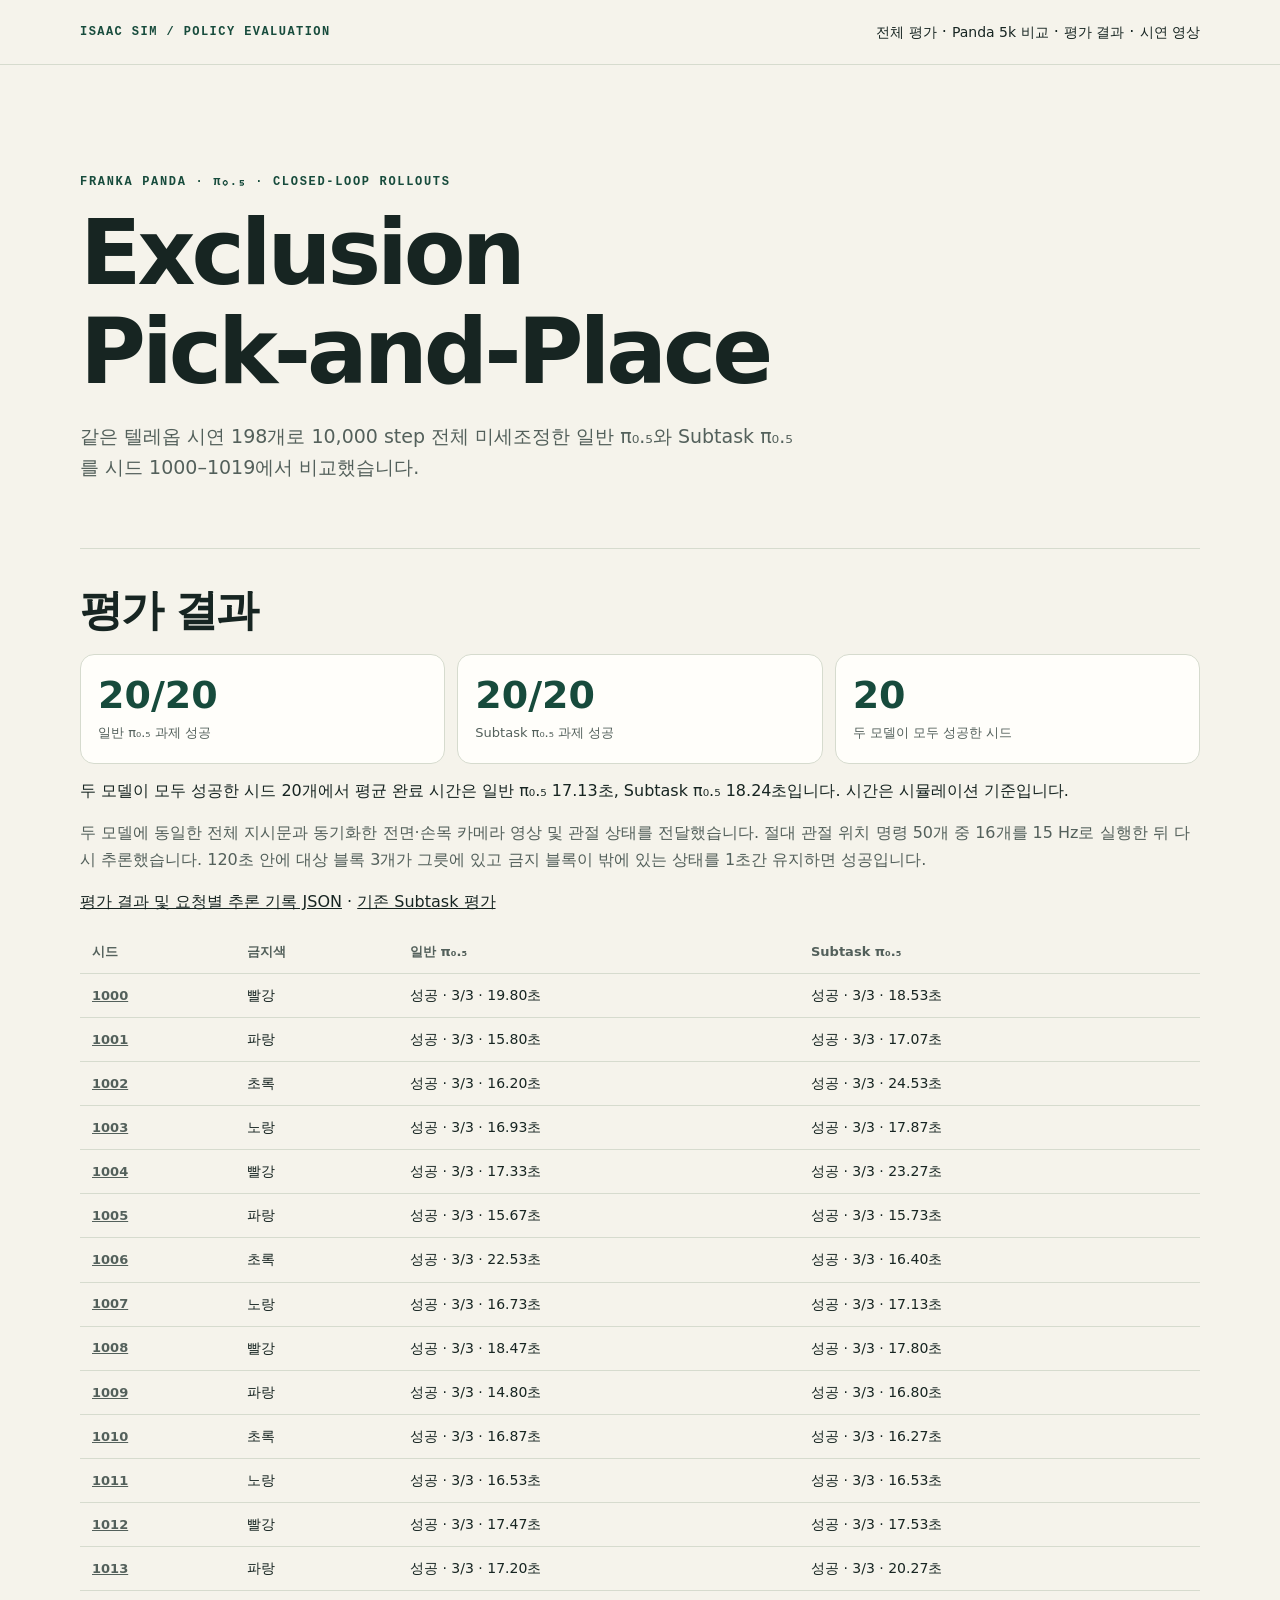
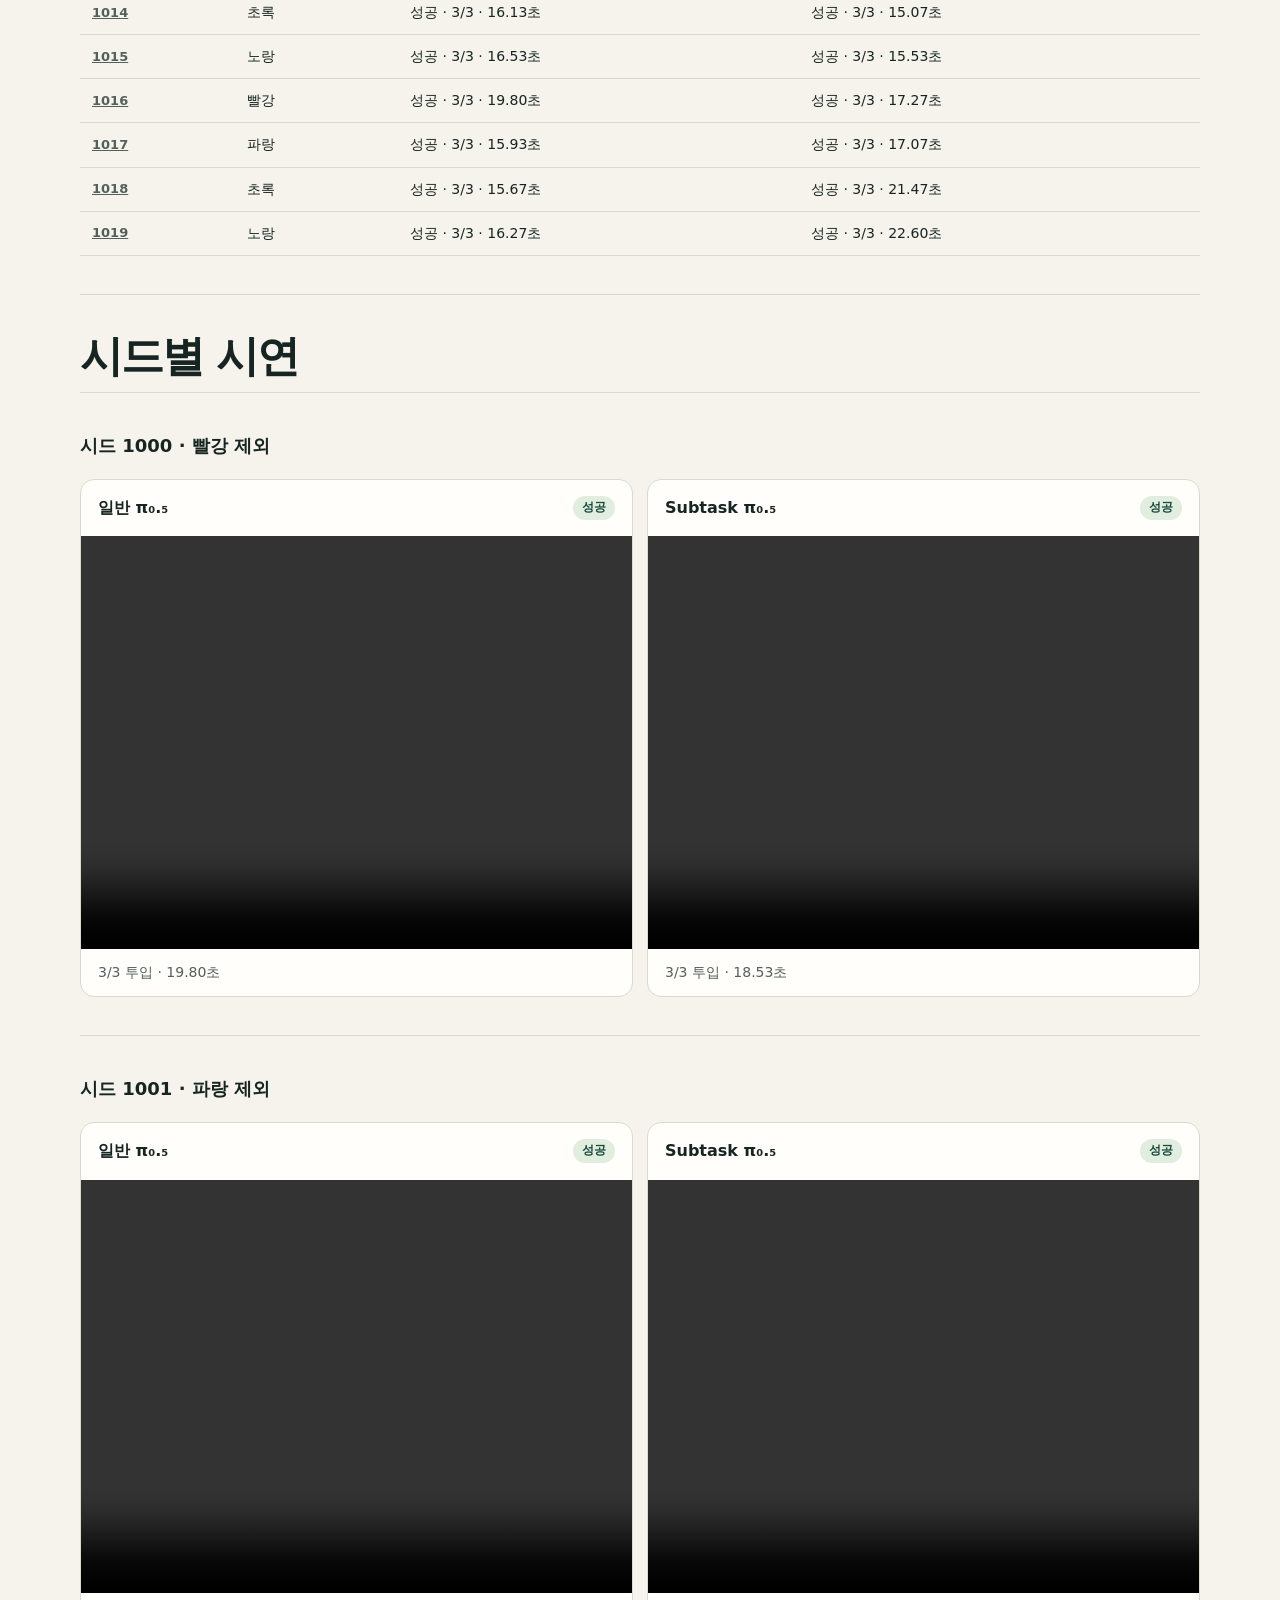
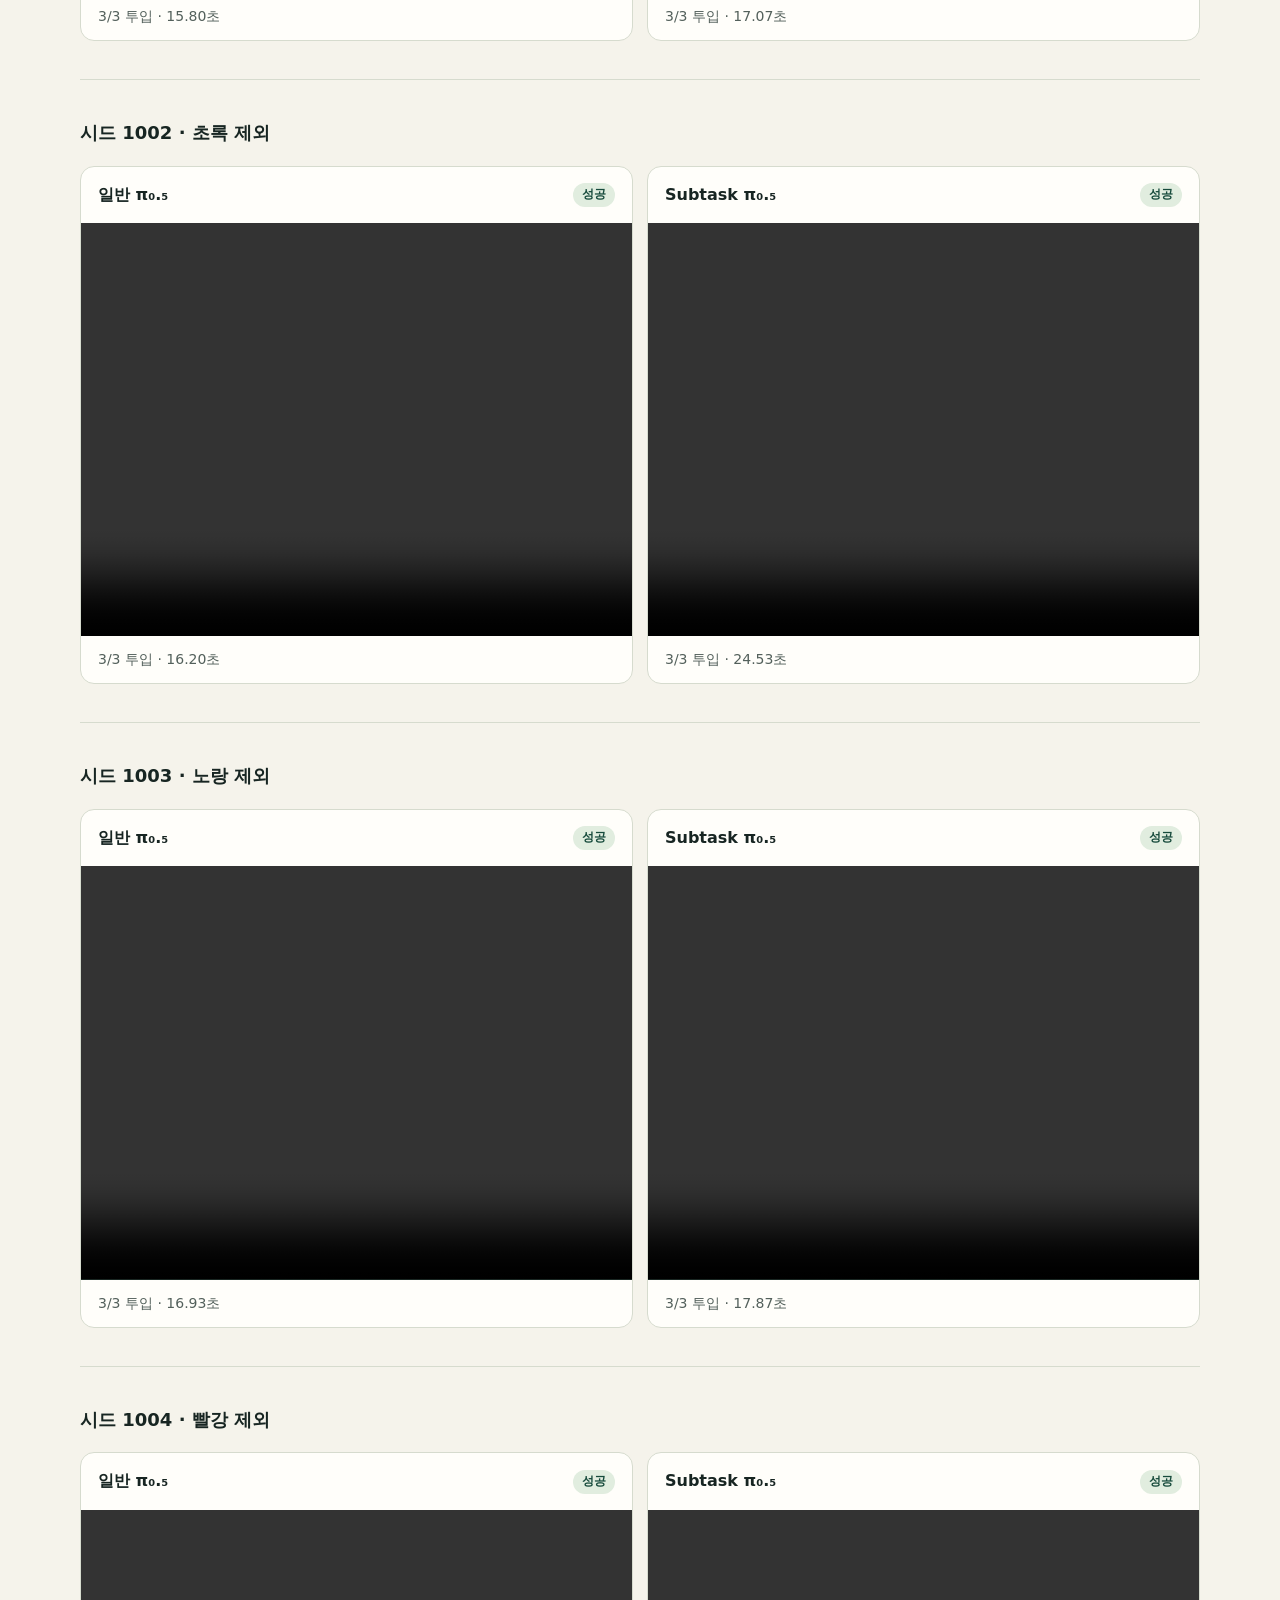
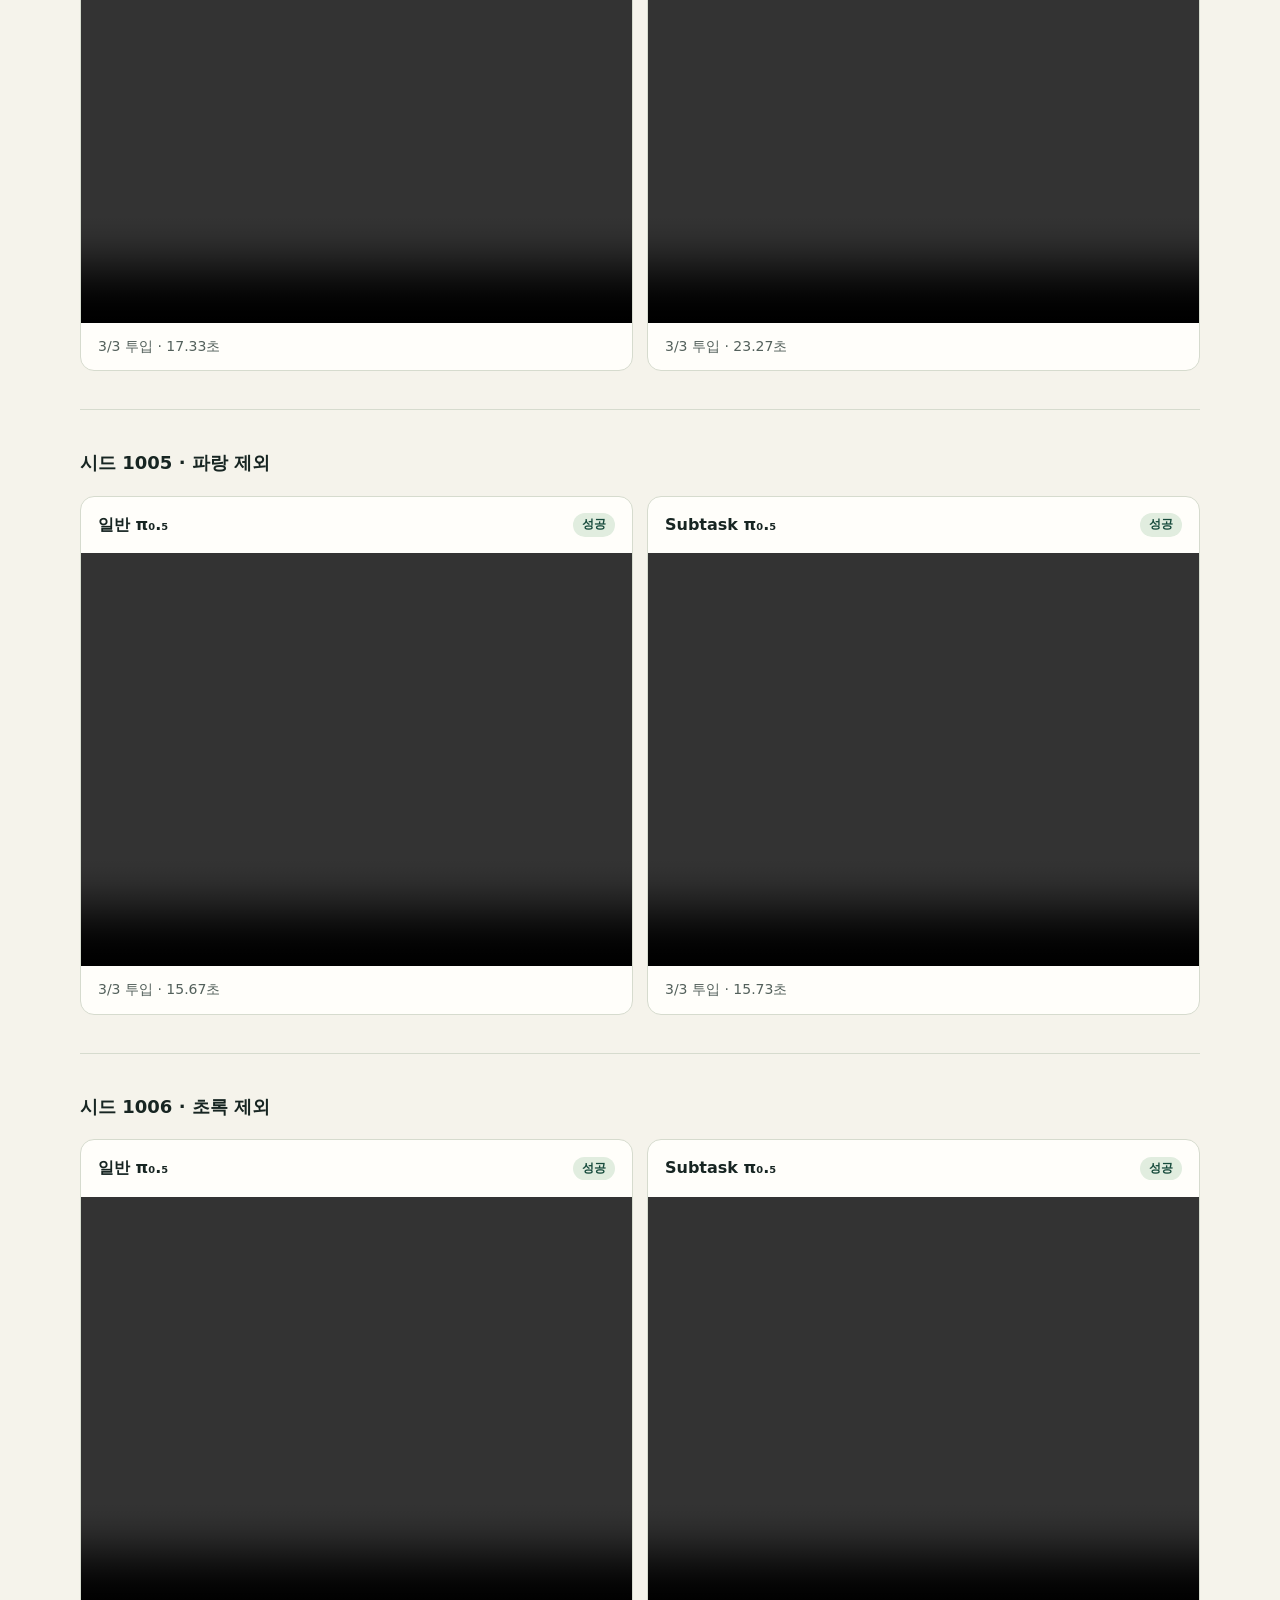
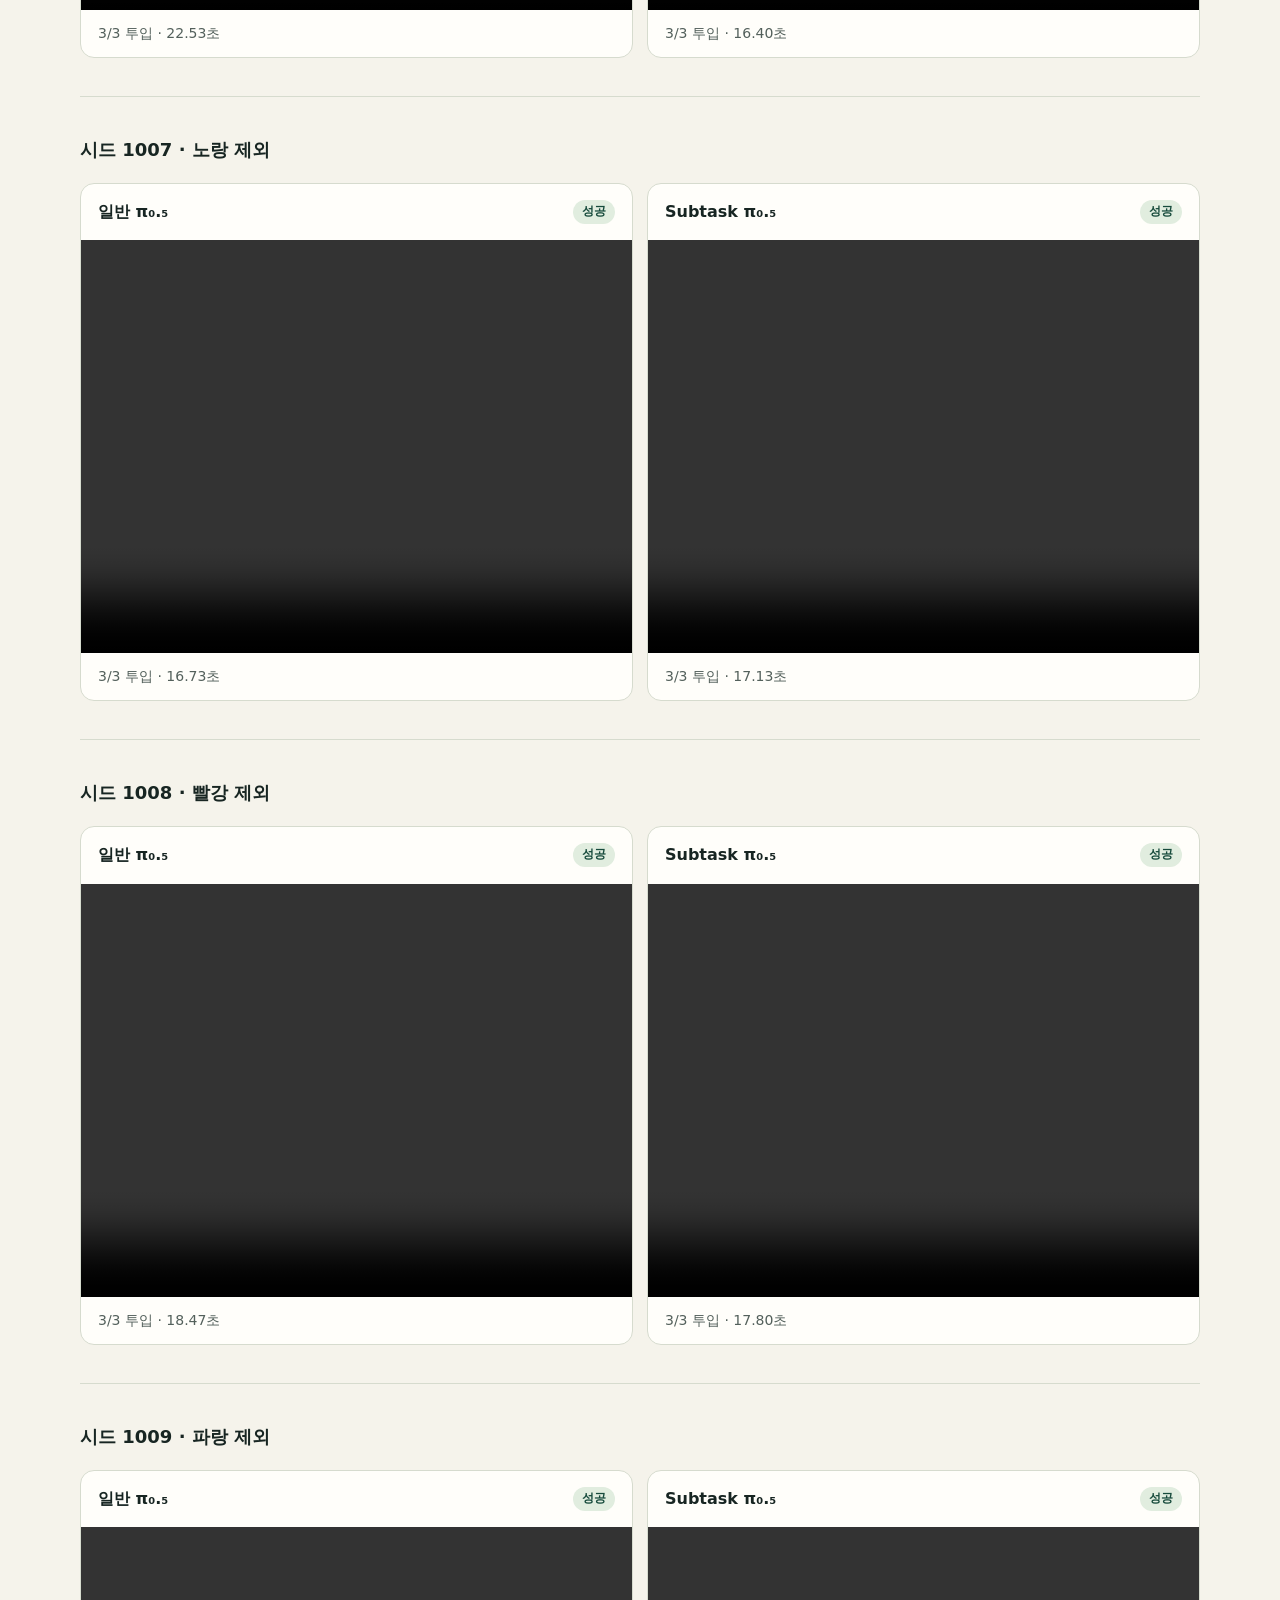
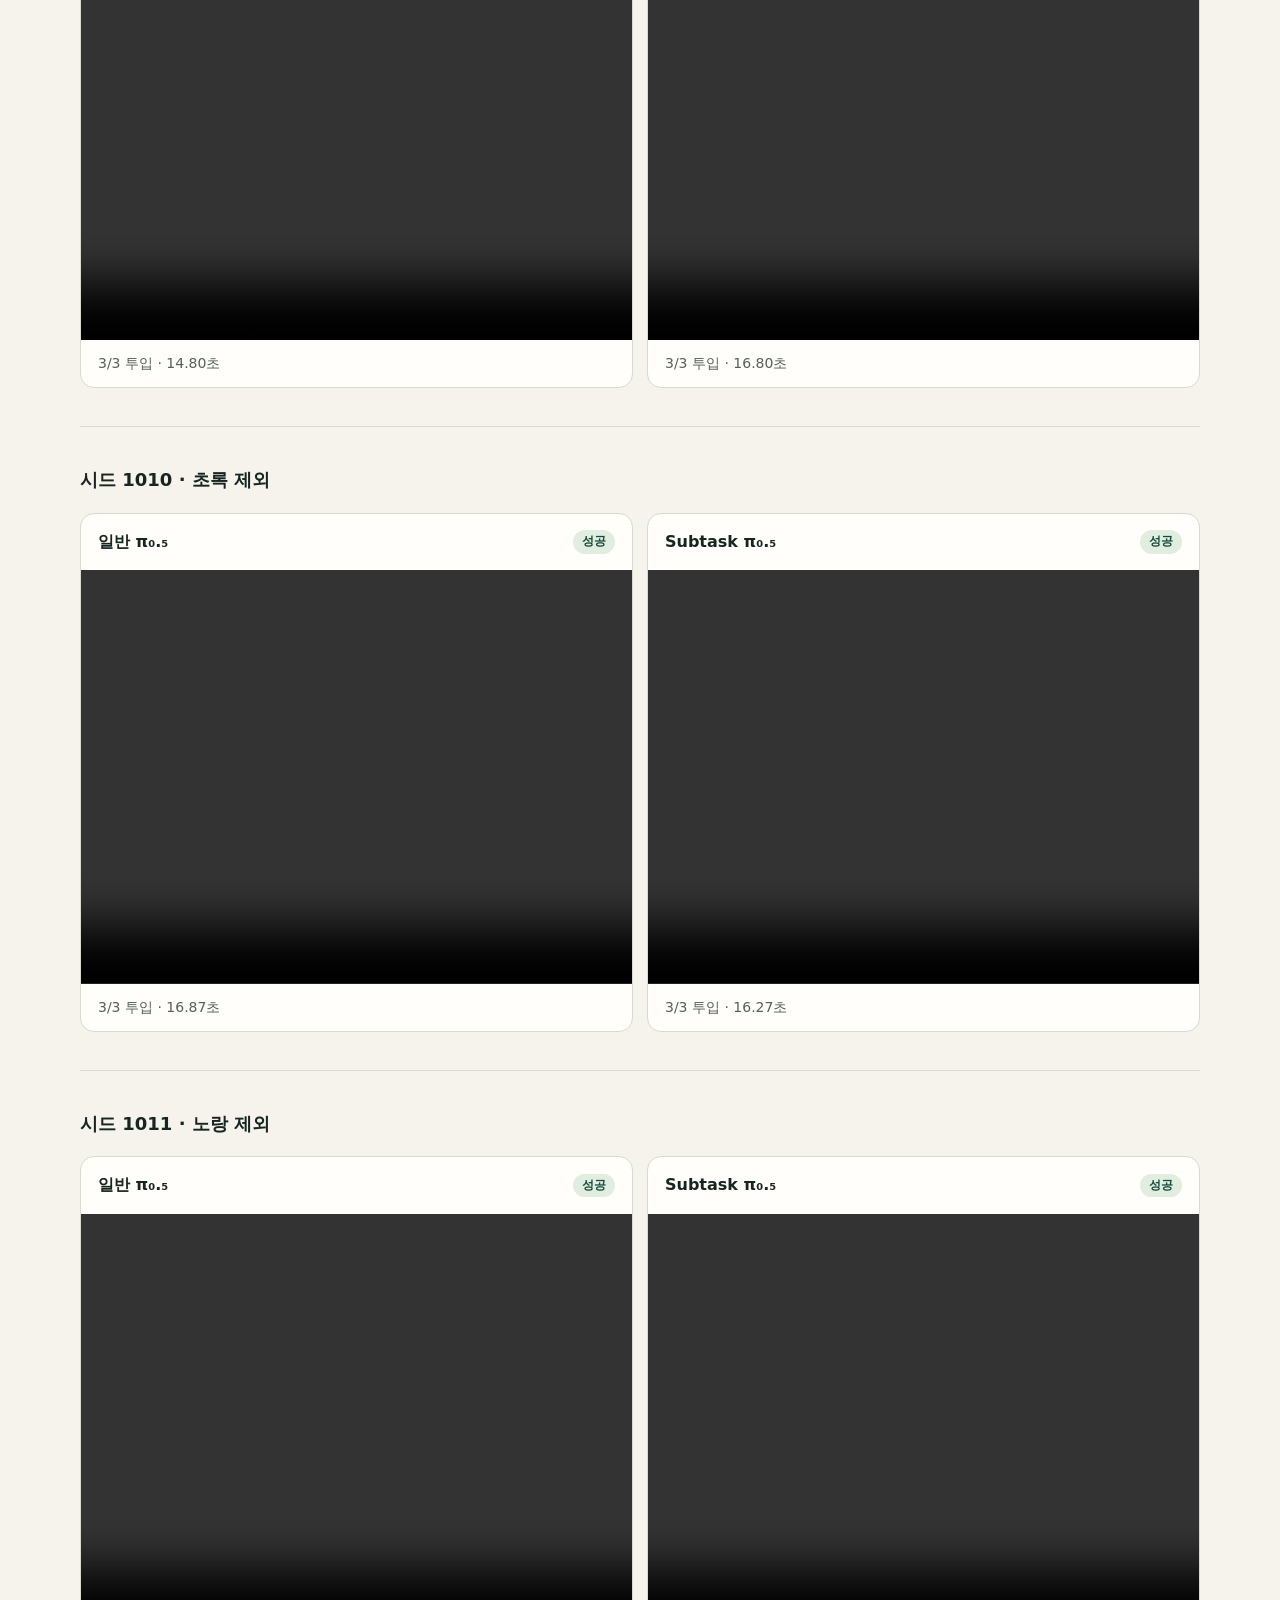
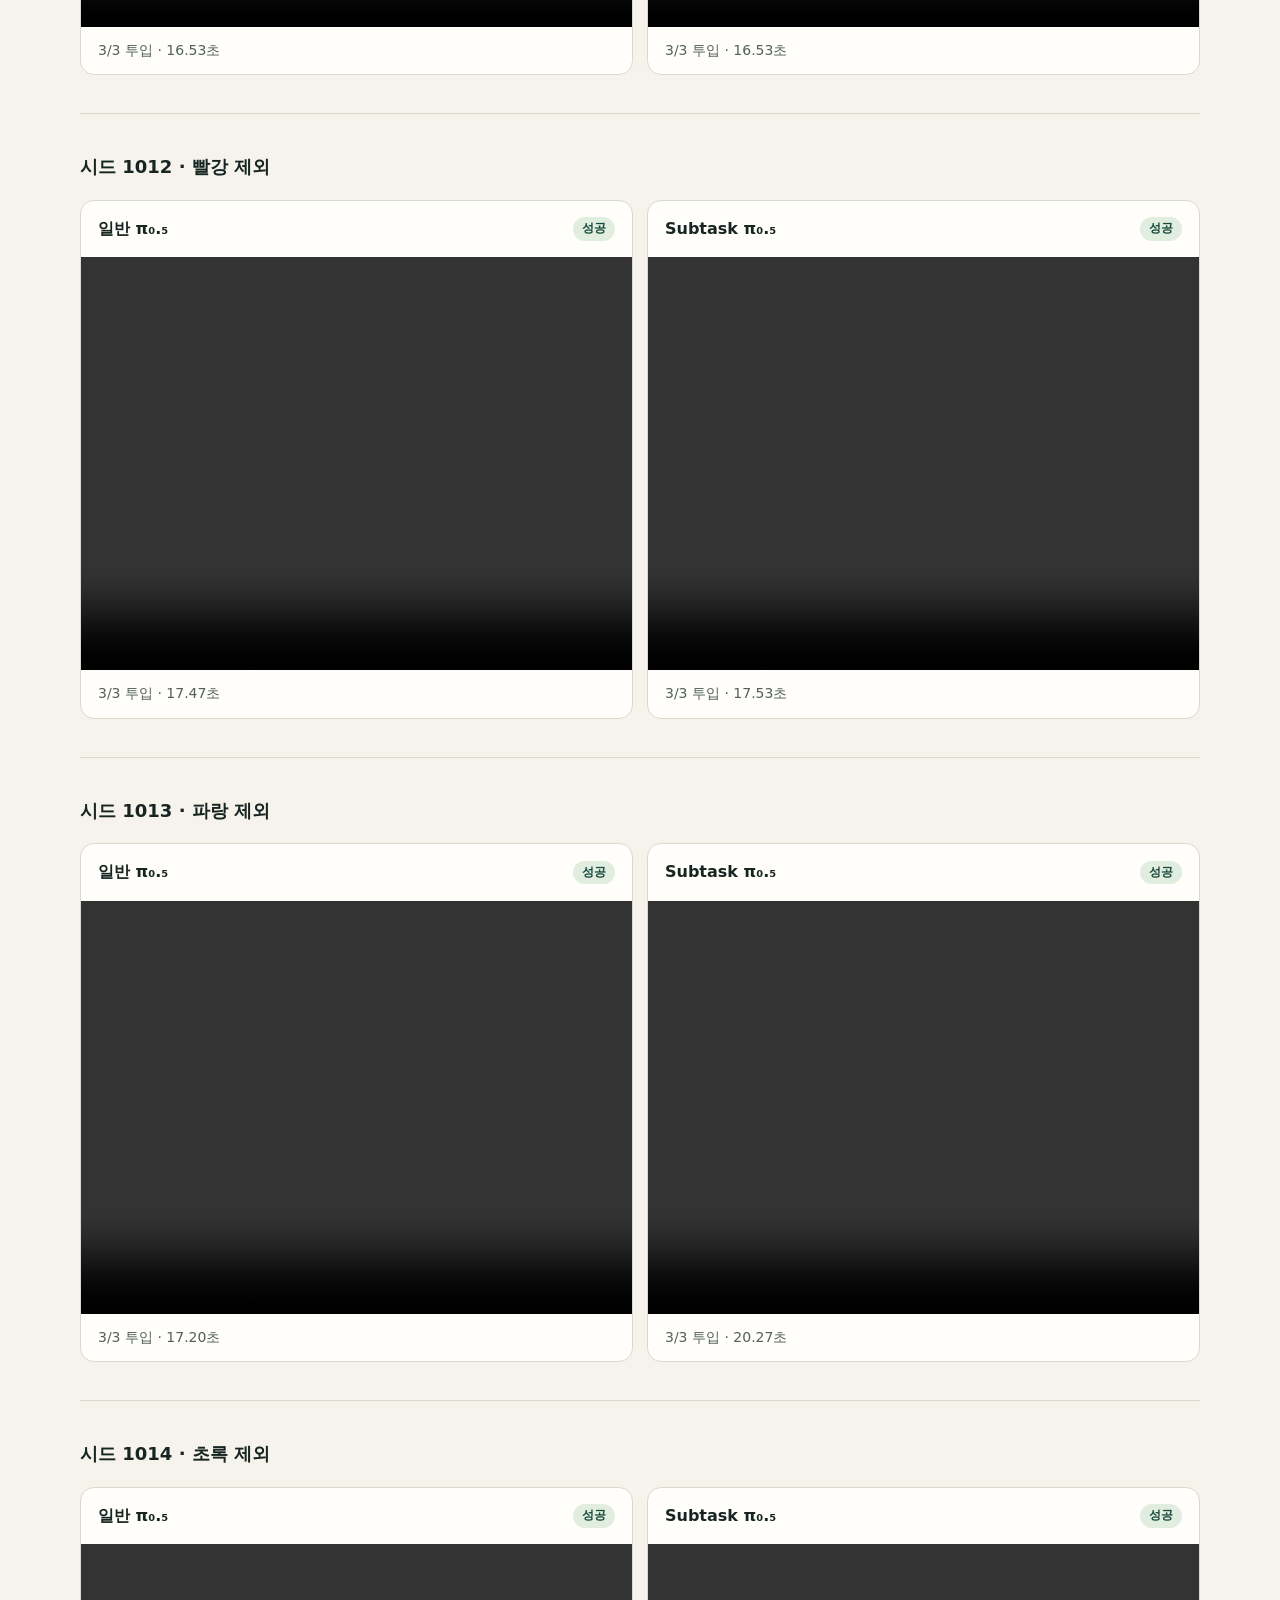
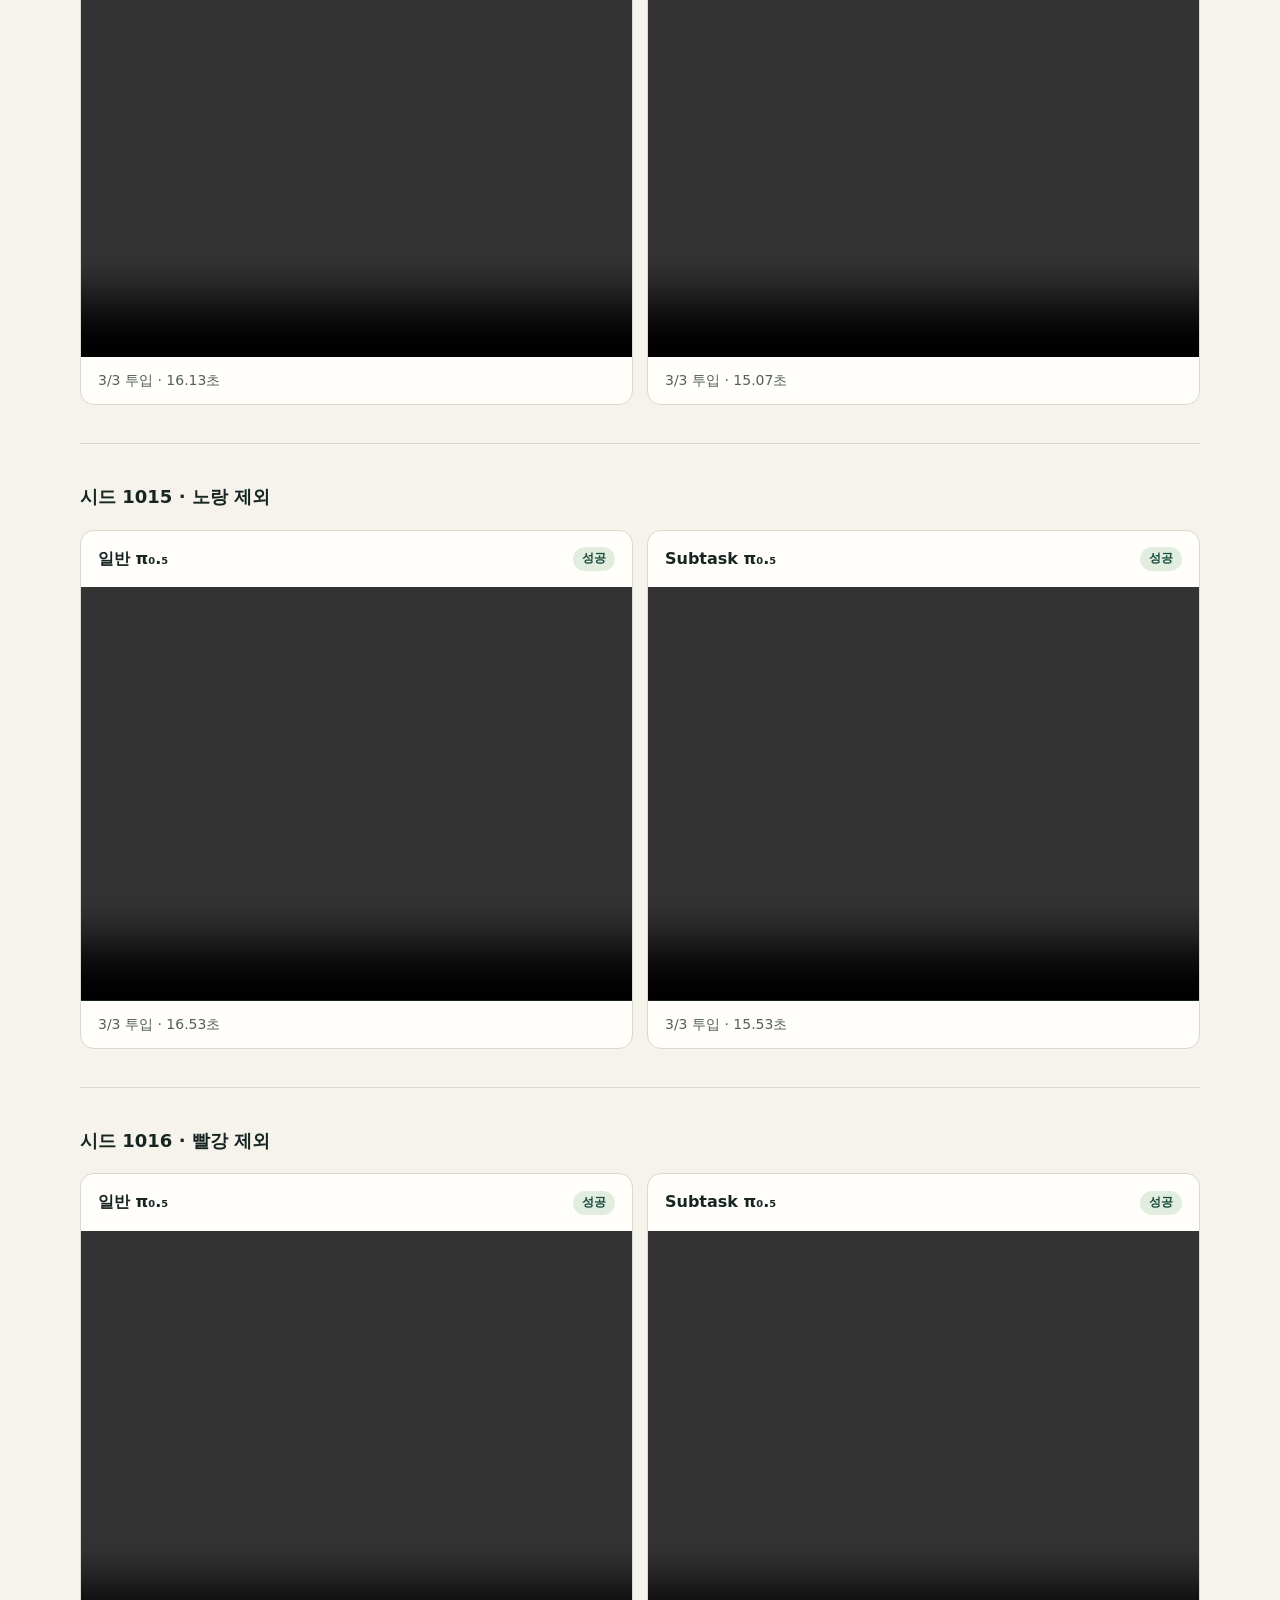
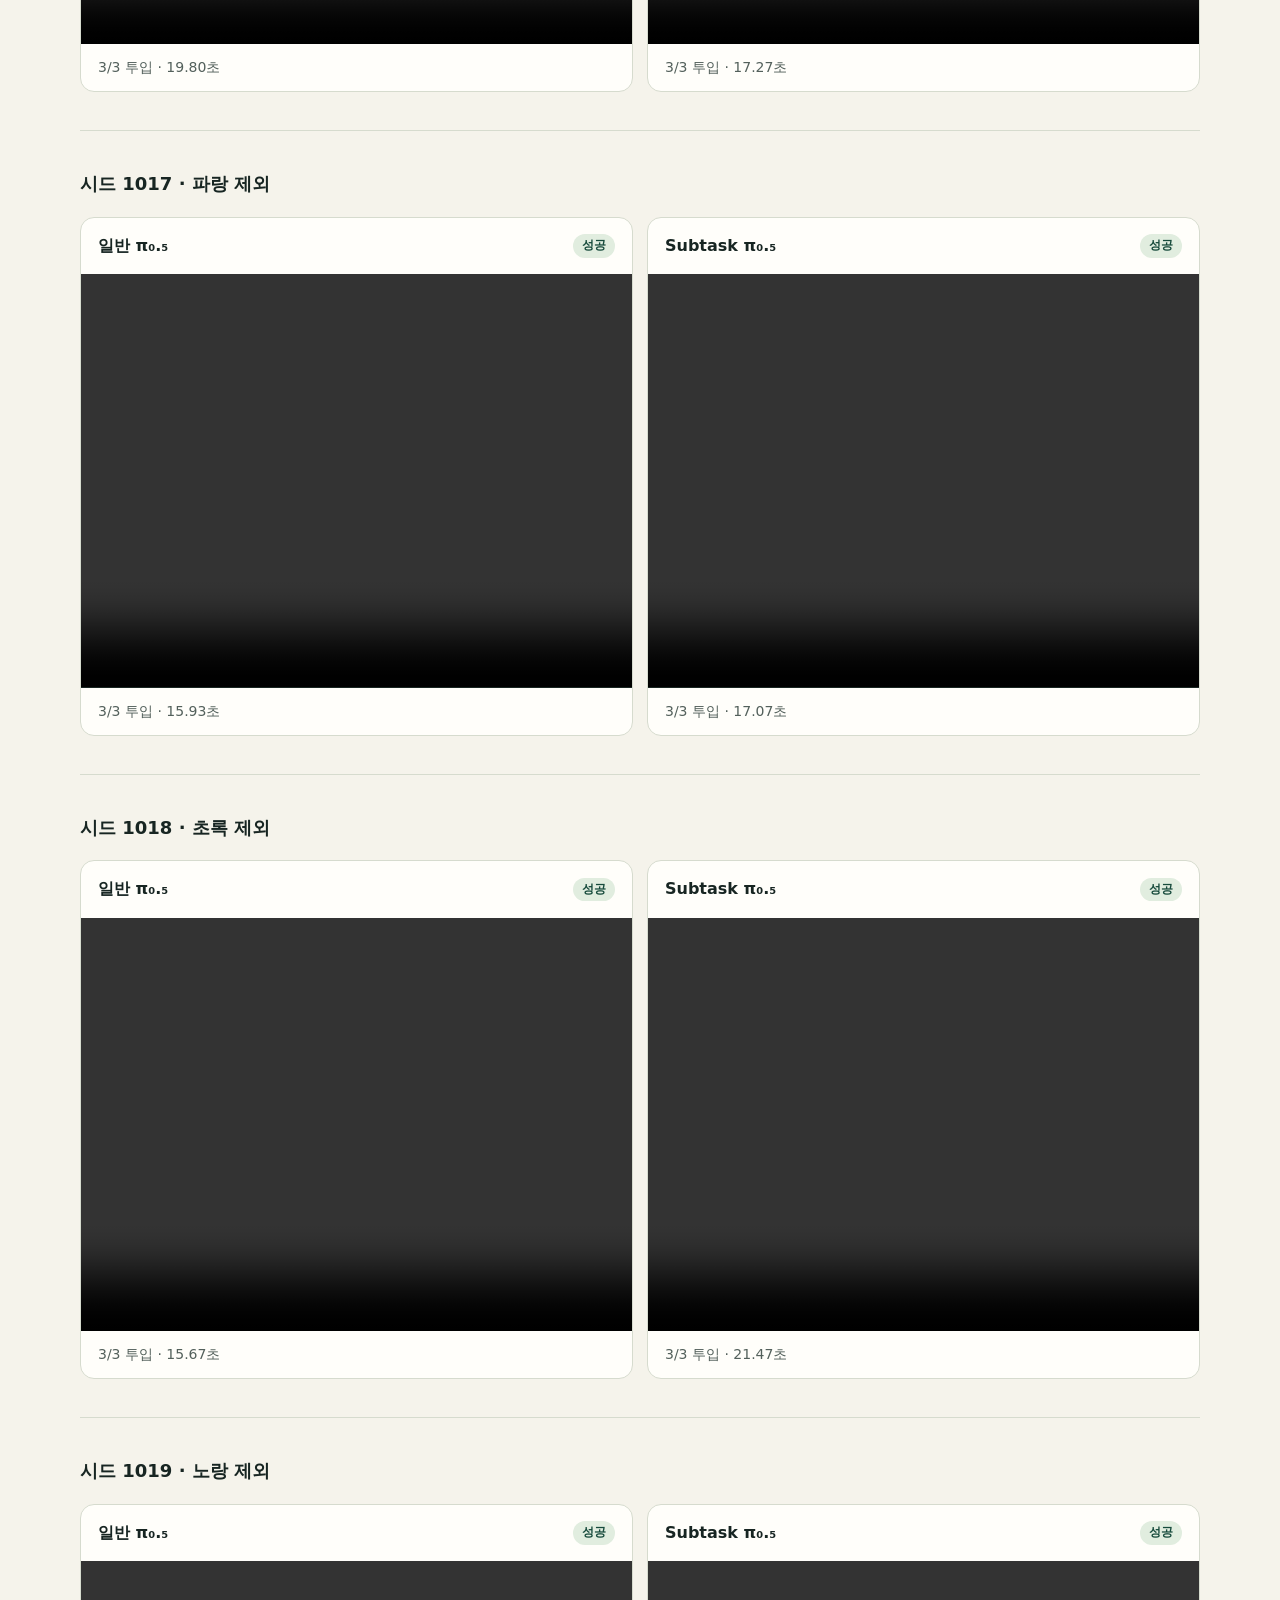
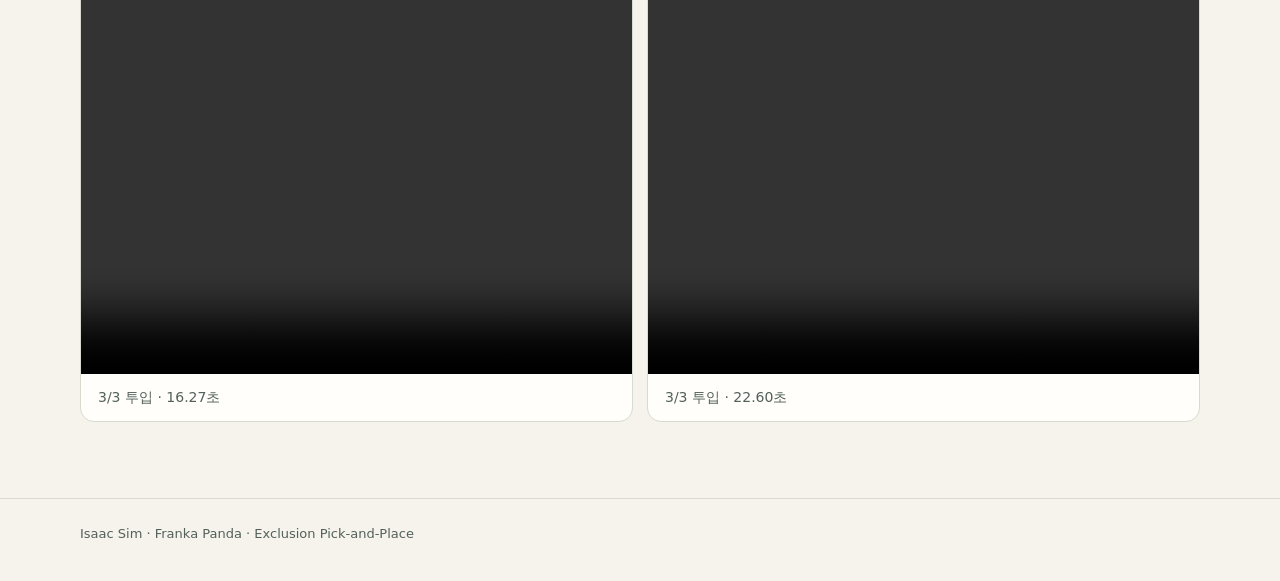
<file: square-yaw-200/panda-base-10k-comparison/index.html>
<!doctype html>
<html lang="ko">
<head>
  <meta charset="utf-8">
  <meta name="viewport" content="width=device-width,initial-scale=1">
  <meta name="description" content="Panda π₀.₅ 10k 일반 모델과 Subtask 모델의 시드별 시뮬레이션 비교입니다.">
  <title>Exclusion Pick-and-Place · Panda π₀.₅ 10k 비교</title>
  <link rel="stylesheet" href="../evaluation.css">
</head>
<body>
  <header class="masthead">
    <div class="wrap">
      <span class="brand">ISAAC SIM / POLICY EVALUATION</span>
      <nav aria-label="평가 결과"><a href="../">전체 평가</a> · <a href="../panda-base-5k-comparison/">Panda 5k 비교</a> · <a href="#results">평가 결과</a> · <a href="#rollouts">시연 영상</a></nav>
    </div>
  </header>
  <main class="wrap">
    <section class="hero" aria-labelledby="title">
      <p class="eyebrow">FRANKA PANDA · π₀.₅ · CLOSED-LOOP ROLLOUTS</p>
      <h1 id="title">Exclusion<br>Pick-and-Place</h1>
      <p>같은 텔레옵 시연 198개로 10,000 step 전체 미세조정한 일반 π₀.₅와 Subtask π₀.₅를 시드 1000–1019에서 비교했습니다.</p>
    </section>
    <section class="panel" id="results" aria-labelledby="results-title">
      <h2 id="results-title">평가 결과</h2>
      <div class="summary">
        <div class="stat"><strong>20/20</strong><span>일반 π₀.₅ 과제 성공</span></div>
        <div class="stat"><strong>20/20</strong><span>Subtask π₀.₅ 과제 성공</span></div>
        <div class="stat"><strong>20</strong><span>두 모델이 모두 성공한 시드</span></div>
      </div>
      <p class="open-loop-note">두 모델이 모두 성공한 시드 20개에서 평균 완료 시간은 일반 π₀.₅ 17.13초, Subtask π₀.₅ 18.24초입니다. 시간은 시뮬레이션 기준입니다.</p>
      <p class="muted">두 모델에 동일한 전체 지시문과 동기화한 전면·손목 카메라 영상 및 관절 상태를 전달했습니다. 절대 관절 위치 명령 50개 중 16개를 15 Hz로 실행한 뒤 다시 추론했습니다. 120초 안에 대상 블록 3개가 그릇에 있고 금지 블록이 밖에 있는 상태를 1초간 유지하면 성공입니다.</p>
      <p><a href="results.json">평가 결과 및 요청별 추론 기록 JSON</a> · <a href="../panda-base-subtask-full-10k/">기존 Subtask 평가</a></p>
      <div class="table-scroll">
        <table>
          <thead><tr><th scope="col">시드</th><th scope="col">금지색</th><th scope="col">일반 π₀.₅</th><th scope="col">Subtask π₀.₅</th></tr></thead>
          <tbody>
          <tr><th scope="row"><a href="#seed-1000">1000</a></th><td>빨강</td><td>성공 · 3/3 · 19.80초</td><td>성공 · 3/3 · 18.53초</td></tr>
          <tr><th scope="row"><a href="#seed-1001">1001</a></th><td>파랑</td><td>성공 · 3/3 · 15.80초</td><td>성공 · 3/3 · 17.07초</td></tr>
          <tr><th scope="row"><a href="#seed-1002">1002</a></th><td>초록</td><td>성공 · 3/3 · 16.20초</td><td>성공 · 3/3 · 24.53초</td></tr>
          <tr><th scope="row"><a href="#seed-1003">1003</a></th><td>노랑</td><td>성공 · 3/3 · 16.93초</td><td>성공 · 3/3 · 17.87초</td></tr>
          <tr><th scope="row"><a href="#seed-1004">1004</a></th><td>빨강</td><td>성공 · 3/3 · 17.33초</td><td>성공 · 3/3 · 23.27초</td></tr>
          <tr><th scope="row"><a href="#seed-1005">1005</a></th><td>파랑</td><td>성공 · 3/3 · 15.67초</td><td>성공 · 3/3 · 15.73초</td></tr>
          <tr><th scope="row"><a href="#seed-1006">1006</a></th><td>초록</td><td>성공 · 3/3 · 22.53초</td><td>성공 · 3/3 · 16.40초</td></tr>
          <tr><th scope="row"><a href="#seed-1007">1007</a></th><td>노랑</td><td>성공 · 3/3 · 16.73초</td><td>성공 · 3/3 · 17.13초</td></tr>
          <tr><th scope="row"><a href="#seed-1008">1008</a></th><td>빨강</td><td>성공 · 3/3 · 18.47초</td><td>성공 · 3/3 · 17.80초</td></tr>
          <tr><th scope="row"><a href="#seed-1009">1009</a></th><td>파랑</td><td>성공 · 3/3 · 14.80초</td><td>성공 · 3/3 · 16.80초</td></tr>
          <tr><th scope="row"><a href="#seed-1010">1010</a></th><td>초록</td><td>성공 · 3/3 · 16.87초</td><td>성공 · 3/3 · 16.27초</td></tr>
          <tr><th scope="row"><a href="#seed-1011">1011</a></th><td>노랑</td><td>성공 · 3/3 · 16.53초</td><td>성공 · 3/3 · 16.53초</td></tr>
          <tr><th scope="row"><a href="#seed-1012">1012</a></th><td>빨강</td><td>성공 · 3/3 · 17.47초</td><td>성공 · 3/3 · 17.53초</td></tr>
          <tr><th scope="row"><a href="#seed-1013">1013</a></th><td>파랑</td><td>성공 · 3/3 · 17.20초</td><td>성공 · 3/3 · 20.27초</td></tr>
          <tr><th scope="row"><a href="#seed-1014">1014</a></th><td>초록</td><td>성공 · 3/3 · 16.13초</td><td>성공 · 3/3 · 15.07초</td></tr>
          <tr><th scope="row"><a href="#seed-1015">1015</a></th><td>노랑</td><td>성공 · 3/3 · 16.53초</td><td>성공 · 3/3 · 15.53초</td></tr>
          <tr><th scope="row"><a href="#seed-1016">1016</a></th><td>빨강</td><td>성공 · 3/3 · 19.80초</td><td>성공 · 3/3 · 17.27초</td></tr>
          <tr><th scope="row"><a href="#seed-1017">1017</a></th><td>파랑</td><td>성공 · 3/3 · 15.93초</td><td>성공 · 3/3 · 17.07초</td></tr>
          <tr><th scope="row"><a href="#seed-1018">1018</a></th><td>초록</td><td>성공 · 3/3 · 15.67초</td><td>성공 · 3/3 · 21.47초</td></tr>
          <tr><th scope="row"><a href="#seed-1019">1019</a></th><td>노랑</td><td>성공 · 3/3 · 16.27초</td><td>성공 · 3/3 · 22.60초</td></tr>
          </tbody>
        </table>
      </div>
    </section>
    <section class="panel" id="rollouts" aria-labelledby="rollouts-title">
      <h2 id="rollouts-title">시드별 시연</h2>
      <section class="panel" id="seed-1000">
        <h3>시드 1000 · 빨강 제외</h3>
        <div class="comparison">
          <article class="clip">
            <header><h4 style="margin:0">일반 π₀.₅</h4><span class="chip">성공</span></header>
            <div class="film"><video controls preload="none" playsinline aria-label="시드 1000 일반 π₀.₅ 영상"><source src="full-prompt-1000.mp4" type="video/mp4"></video></div>
            <p>3/3 투입 · 19.80초</p>
          </article>
          <article class="clip">
            <header><h4 style="margin:0">Subtask π₀.₅</h4><span class="chip">성공</span></header>
            <div class="film"><video controls preload="none" playsinline aria-label="시드 1000 Subtask π₀.₅ 영상"><source src="../panda-base-subtask-full-10k/subtask-1000.mp4" type="video/mp4"></video></div>
            <p>3/3 투입 · 18.53초</p>
          </article>
        </div>
      </section>
      <section class="panel" id="seed-1001">
        <h3>시드 1001 · 파랑 제외</h3>
        <div class="comparison">
          <article class="clip">
            <header><h4 style="margin:0">일반 π₀.₅</h4><span class="chip">성공</span></header>
            <div class="film"><video controls preload="none" playsinline aria-label="시드 1001 일반 π₀.₅ 영상"><source src="full-prompt-1001.mp4" type="video/mp4"></video></div>
            <p>3/3 투입 · 15.80초</p>
          </article>
          <article class="clip">
            <header><h4 style="margin:0">Subtask π₀.₅</h4><span class="chip">성공</span></header>
            <div class="film"><video controls preload="none" playsinline aria-label="시드 1001 Subtask π₀.₅ 영상"><source src="../panda-base-subtask-full-10k/subtask-1001.mp4" type="video/mp4"></video></div>
            <p>3/3 투입 · 17.07초</p>
          </article>
        </div>
      </section>
      <section class="panel" id="seed-1002">
        <h3>시드 1002 · 초록 제외</h3>
        <div class="comparison">
          <article class="clip">
            <header><h4 style="margin:0">일반 π₀.₅</h4><span class="chip">성공</span></header>
            <div class="film"><video controls preload="none" playsinline aria-label="시드 1002 일반 π₀.₅ 영상"><source src="full-prompt-1002.mp4" type="video/mp4"></video></div>
            <p>3/3 투입 · 16.20초</p>
          </article>
          <article class="clip">
            <header><h4 style="margin:0">Subtask π₀.₅</h4><span class="chip">성공</span></header>
            <div class="film"><video controls preload="none" playsinline aria-label="시드 1002 Subtask π₀.₅ 영상"><source src="../panda-base-subtask-full-10k/subtask-1002.mp4" type="video/mp4"></video></div>
            <p>3/3 투입 · 24.53초</p>
          </article>
        </div>
      </section>
      <section class="panel" id="seed-1003">
        <h3>시드 1003 · 노랑 제외</h3>
        <div class="comparison">
          <article class="clip">
            <header><h4 style="margin:0">일반 π₀.₅</h4><span class="chip">성공</span></header>
            <div class="film"><video controls preload="none" playsinline aria-label="시드 1003 일반 π₀.₅ 영상"><source src="full-prompt-1003.mp4" type="video/mp4"></video></div>
            <p>3/3 투입 · 16.93초</p>
          </article>
          <article class="clip">
            <header><h4 style="margin:0">Subtask π₀.₅</h4><span class="chip">성공</span></header>
            <div class="film"><video controls preload="none" playsinline aria-label="시드 1003 Subtask π₀.₅ 영상"><source src="../panda-base-subtask-full-10k/subtask-1003.mp4" type="video/mp4"></video></div>
            <p>3/3 투입 · 17.87초</p>
          </article>
        </div>
      </section>
      <section class="panel" id="seed-1004">
        <h3>시드 1004 · 빨강 제외</h3>
        <div class="comparison">
          <article class="clip">
            <header><h4 style="margin:0">일반 π₀.₅</h4><span class="chip">성공</span></header>
            <div class="film"><video controls preload="none" playsinline aria-label="시드 1004 일반 π₀.₅ 영상"><source src="full-prompt-1004.mp4" type="video/mp4"></video></div>
            <p>3/3 투입 · 17.33초</p>
          </article>
          <article class="clip">
            <header><h4 style="margin:0">Subtask π₀.₅</h4><span class="chip">성공</span></header>
            <div class="film"><video controls preload="none" playsinline aria-label="시드 1004 Subtask π₀.₅ 영상"><source src="../panda-base-subtask-full-10k/subtask-1004.mp4" type="video/mp4"></video></div>
            <p>3/3 투입 · 23.27초</p>
          </article>
        </div>
      </section>
      <section class="panel" id="seed-1005">
        <h3>시드 1005 · 파랑 제외</h3>
        <div class="comparison">
          <article class="clip">
            <header><h4 style="margin:0">일반 π₀.₅</h4><span class="chip">성공</span></header>
            <div class="film"><video controls preload="none" playsinline aria-label="시드 1005 일반 π₀.₅ 영상"><source src="full-prompt-1005.mp4" type="video/mp4"></video></div>
            <p>3/3 투입 · 15.67초</p>
          </article>
          <article class="clip">
            <header><h4 style="margin:0">Subtask π₀.₅</h4><span class="chip">성공</span></header>
            <div class="film"><video controls preload="none" playsinline aria-label="시드 1005 Subtask π₀.₅ 영상"><source src="../panda-base-subtask-full-10k/subtask-1005.mp4" type="video/mp4"></video></div>
            <p>3/3 투입 · 15.73초</p>
          </article>
        </div>
      </section>
      <section class="panel" id="seed-1006">
        <h3>시드 1006 · 초록 제외</h3>
        <div class="comparison">
          <article class="clip">
            <header><h4 style="margin:0">일반 π₀.₅</h4><span class="chip">성공</span></header>
            <div class="film"><video controls preload="none" playsinline aria-label="시드 1006 일반 π₀.₅ 영상"><source src="full-prompt-1006.mp4" type="video/mp4"></video></div>
            <p>3/3 투입 · 22.53초</p>
          </article>
          <article class="clip">
            <header><h4 style="margin:0">Subtask π₀.₅</h4><span class="chip">성공</span></header>
            <div class="film"><video controls preload="none" playsinline aria-label="시드 1006 Subtask π₀.₅ 영상"><source src="../panda-base-subtask-full-10k/subtask-1006.mp4" type="video/mp4"></video></div>
            <p>3/3 투입 · 16.40초</p>
          </article>
        </div>
      </section>
      <section class="panel" id="seed-1007">
        <h3>시드 1007 · 노랑 제외</h3>
        <div class="comparison">
          <article class="clip">
            <header><h4 style="margin:0">일반 π₀.₅</h4><span class="chip">성공</span></header>
            <div class="film"><video controls preload="none" playsinline aria-label="시드 1007 일반 π₀.₅ 영상"><source src="full-prompt-1007.mp4" type="video/mp4"></video></div>
            <p>3/3 투입 · 16.73초</p>
          </article>
          <article class="clip">
            <header><h4 style="margin:0">Subtask π₀.₅</h4><span class="chip">성공</span></header>
            <div class="film"><video controls preload="none" playsinline aria-label="시드 1007 Subtask π₀.₅ 영상"><source src="../panda-base-subtask-full-10k/subtask-1007.mp4" type="video/mp4"></video></div>
            <p>3/3 투입 · 17.13초</p>
          </article>
        </div>
      </section>
      <section class="panel" id="seed-1008">
        <h3>시드 1008 · 빨강 제외</h3>
        <div class="comparison">
          <article class="clip">
            <header><h4 style="margin:0">일반 π₀.₅</h4><span class="chip">성공</span></header>
            <div class="film"><video controls preload="none" playsinline aria-label="시드 1008 일반 π₀.₅ 영상"><source src="full-prompt-1008.mp4" type="video/mp4"></video></div>
            <p>3/3 투입 · 18.47초</p>
          </article>
          <article class="clip">
            <header><h4 style="margin:0">Subtask π₀.₅</h4><span class="chip">성공</span></header>
            <div class="film"><video controls preload="none" playsinline aria-label="시드 1008 Subtask π₀.₅ 영상"><source src="../panda-base-subtask-full-10k/subtask-1008.mp4" type="video/mp4"></video></div>
            <p>3/3 투입 · 17.80초</p>
          </article>
        </div>
      </section>
      <section class="panel" id="seed-1009">
        <h3>시드 1009 · 파랑 제외</h3>
        <div class="comparison">
          <article class="clip">
            <header><h4 style="margin:0">일반 π₀.₅</h4><span class="chip">성공</span></header>
            <div class="film"><video controls preload="none" playsinline aria-label="시드 1009 일반 π₀.₅ 영상"><source src="full-prompt-1009.mp4" type="video/mp4"></video></div>
            <p>3/3 투입 · 14.80초</p>
          </article>
          <article class="clip">
            <header><h4 style="margin:0">Subtask π₀.₅</h4><span class="chip">성공</span></header>
            <div class="film"><video controls preload="none" playsinline aria-label="시드 1009 Subtask π₀.₅ 영상"><source src="../panda-base-subtask-full-10k/subtask-1009.mp4" type="video/mp4"></video></div>
            <p>3/3 투입 · 16.80초</p>
          </article>
        </div>
      </section>
      <section class="panel" id="seed-1010">
        <h3>시드 1010 · 초록 제외</h3>
        <div class="comparison">
          <article class="clip">
            <header><h4 style="margin:0">일반 π₀.₅</h4><span class="chip">성공</span></header>
            <div class="film"><video controls preload="none" playsinline aria-label="시드 1010 일반 π₀.₅ 영상"><source src="full-prompt-1010.mp4" type="video/mp4"></video></div>
            <p>3/3 투입 · 16.87초</p>
          </article>
          <article class="clip">
            <header><h4 style="margin:0">Subtask π₀.₅</h4><span class="chip">성공</span></header>
            <div class="film"><video controls preload="none" playsinline aria-label="시드 1010 Subtask π₀.₅ 영상"><source src="../panda-base-subtask-full-10k/subtask-1010.mp4" type="video/mp4"></video></div>
            <p>3/3 투입 · 16.27초</p>
          </article>
        </div>
      </section>
      <section class="panel" id="seed-1011">
        <h3>시드 1011 · 노랑 제외</h3>
        <div class="comparison">
          <article class="clip">
            <header><h4 style="margin:0">일반 π₀.₅</h4><span class="chip">성공</span></header>
            <div class="film"><video controls preload="none" playsinline aria-label="시드 1011 일반 π₀.₅ 영상"><source src="full-prompt-1011.mp4" type="video/mp4"></video></div>
            <p>3/3 투입 · 16.53초</p>
          </article>
          <article class="clip">
            <header><h4 style="margin:0">Subtask π₀.₅</h4><span class="chip">성공</span></header>
            <div class="film"><video controls preload="none" playsinline aria-label="시드 1011 Subtask π₀.₅ 영상"><source src="../panda-base-subtask-full-10k/subtask-1011.mp4" type="video/mp4"></video></div>
            <p>3/3 투입 · 16.53초</p>
          </article>
        </div>
      </section>
      <section class="panel" id="seed-1012">
        <h3>시드 1012 · 빨강 제외</h3>
        <div class="comparison">
          <article class="clip">
            <header><h4 style="margin:0">일반 π₀.₅</h4><span class="chip">성공</span></header>
            <div class="film"><video controls preload="none" playsinline aria-label="시드 1012 일반 π₀.₅ 영상"><source src="full-prompt-1012.mp4" type="video/mp4"></video></div>
            <p>3/3 투입 · 17.47초</p>
          </article>
          <article class="clip">
            <header><h4 style="margin:0">Subtask π₀.₅</h4><span class="chip">성공</span></header>
            <div class="film"><video controls preload="none" playsinline aria-label="시드 1012 Subtask π₀.₅ 영상"><source src="../panda-base-subtask-full-10k/subtask-1012.mp4" type="video/mp4"></video></div>
            <p>3/3 투입 · 17.53초</p>
          </article>
        </div>
      </section>
      <section class="panel" id="seed-1013">
        <h3>시드 1013 · 파랑 제외</h3>
        <div class="comparison">
          <article class="clip">
            <header><h4 style="margin:0">일반 π₀.₅</h4><span class="chip">성공</span></header>
            <div class="film"><video controls preload="none" playsinline aria-label="시드 1013 일반 π₀.₅ 영상"><source src="full-prompt-1013.mp4" type="video/mp4"></video></div>
            <p>3/3 투입 · 17.20초</p>
          </article>
          <article class="clip">
            <header><h4 style="margin:0">Subtask π₀.₅</h4><span class="chip">성공</span></header>
            <div class="film"><video controls preload="none" playsinline aria-label="시드 1013 Subtask π₀.₅ 영상"><source src="../panda-base-subtask-full-10k/subtask-1013.mp4" type="video/mp4"></video></div>
            <p>3/3 투입 · 20.27초</p>
          </article>
        </div>
      </section>
      <section class="panel" id="seed-1014">
        <h3>시드 1014 · 초록 제외</h3>
        <div class="comparison">
          <article class="clip">
            <header><h4 style="margin:0">일반 π₀.₅</h4><span class="chip">성공</span></header>
            <div class="film"><video controls preload="none" playsinline aria-label="시드 1014 일반 π₀.₅ 영상"><source src="full-prompt-1014.mp4" type="video/mp4"></video></div>
            <p>3/3 투입 · 16.13초</p>
          </article>
          <article class="clip">
            <header><h4 style="margin:0">Subtask π₀.₅</h4><span class="chip">성공</span></header>
            <div class="film"><video controls preload="none" playsinline aria-label="시드 1014 Subtask π₀.₅ 영상"><source src="../panda-base-subtask-full-10k/subtask-1014.mp4" type="video/mp4"></video></div>
            <p>3/3 투입 · 15.07초</p>
          </article>
        </div>
      </section>
      <section class="panel" id="seed-1015">
        <h3>시드 1015 · 노랑 제외</h3>
        <div class="comparison">
          <article class="clip">
            <header><h4 style="margin:0">일반 π₀.₅</h4><span class="chip">성공</span></header>
            <div class="film"><video controls preload="none" playsinline aria-label="시드 1015 일반 π₀.₅ 영상"><source src="full-prompt-1015.mp4" type="video/mp4"></video></div>
            <p>3/3 투입 · 16.53초</p>
          </article>
          <article class="clip">
            <header><h4 style="margin:0">Subtask π₀.₅</h4><span class="chip">성공</span></header>
            <div class="film"><video controls preload="none" playsinline aria-label="시드 1015 Subtask π₀.₅ 영상"><source src="../panda-base-subtask-full-10k/subtask-1015.mp4" type="video/mp4"></video></div>
            <p>3/3 투입 · 15.53초</p>
          </article>
        </div>
      </section>
      <section class="panel" id="seed-1016">
        <h3>시드 1016 · 빨강 제외</h3>
        <div class="comparison">
          <article class="clip">
            <header><h4 style="margin:0">일반 π₀.₅</h4><span class="chip">성공</span></header>
            <div class="film"><video controls preload="none" playsinline aria-label="시드 1016 일반 π₀.₅ 영상"><source src="full-prompt-1016.mp4" type="video/mp4"></video></div>
            <p>3/3 투입 · 19.80초</p>
          </article>
          <article class="clip">
            <header><h4 style="margin:0">Subtask π₀.₅</h4><span class="chip">성공</span></header>
            <div class="film"><video controls preload="none" playsinline aria-label="시드 1016 Subtask π₀.₅ 영상"><source src="../panda-base-subtask-full-10k/subtask-1016.mp4" type="video/mp4"></video></div>
            <p>3/3 투입 · 17.27초</p>
          </article>
        </div>
      </section>
      <section class="panel" id="seed-1017">
        <h3>시드 1017 · 파랑 제외</h3>
        <div class="comparison">
          <article class="clip">
            <header><h4 style="margin:0">일반 π₀.₅</h4><span class="chip">성공</span></header>
            <div class="film"><video controls preload="none" playsinline aria-label="시드 1017 일반 π₀.₅ 영상"><source src="full-prompt-1017.mp4" type="video/mp4"></video></div>
            <p>3/3 투입 · 15.93초</p>
          </article>
          <article class="clip">
            <header><h4 style="margin:0">Subtask π₀.₅</h4><span class="chip">성공</span></header>
            <div class="film"><video controls preload="none" playsinline aria-label="시드 1017 Subtask π₀.₅ 영상"><source src="../panda-base-subtask-full-10k/subtask-1017.mp4" type="video/mp4"></video></div>
            <p>3/3 투입 · 17.07초</p>
          </article>
        </div>
      </section>
      <section class="panel" id="seed-1018">
        <h3>시드 1018 · 초록 제외</h3>
        <div class="comparison">
          <article class="clip">
            <header><h4 style="margin:0">일반 π₀.₅</h4><span class="chip">성공</span></header>
            <div class="film"><video controls preload="none" playsinline aria-label="시드 1018 일반 π₀.₅ 영상"><source src="full-prompt-1018.mp4" type="video/mp4"></video></div>
            <p>3/3 투입 · 15.67초</p>
          </article>
          <article class="clip">
            <header><h4 style="margin:0">Subtask π₀.₅</h4><span class="chip">성공</span></header>
            <div class="film"><video controls preload="none" playsinline aria-label="시드 1018 Subtask π₀.₅ 영상"><source src="../panda-base-subtask-full-10k/subtask-1018.mp4" type="video/mp4"></video></div>
            <p>3/3 투입 · 21.47초</p>
          </article>
        </div>
      </section>
      <section class="panel" id="seed-1019">
        <h3>시드 1019 · 노랑 제외</h3>
        <div class="comparison">
          <article class="clip">
            <header><h4 style="margin:0">일반 π₀.₅</h4><span class="chip">성공</span></header>
            <div class="film"><video controls preload="none" playsinline aria-label="시드 1019 일반 π₀.₅ 영상"><source src="full-prompt-1019.mp4" type="video/mp4"></video></div>
            <p>3/3 투입 · 16.27초</p>
          </article>
          <article class="clip">
            <header><h4 style="margin:0">Subtask π₀.₅</h4><span class="chip">성공</span></header>
            <div class="film"><video controls preload="none" playsinline aria-label="시드 1019 Subtask π₀.₅ 영상"><source src="../panda-base-subtask-full-10k/subtask-1019.mp4" type="video/mp4"></video></div>
            <p>3/3 투입 · 22.60초</p>
          </article>
        </div>
      </section>
    </section>
  </main>
  <footer><div class="wrap">Isaac Sim · Franka Panda · Exclusion Pick-and-Place</div></footer>
</body>
</html>
</file>
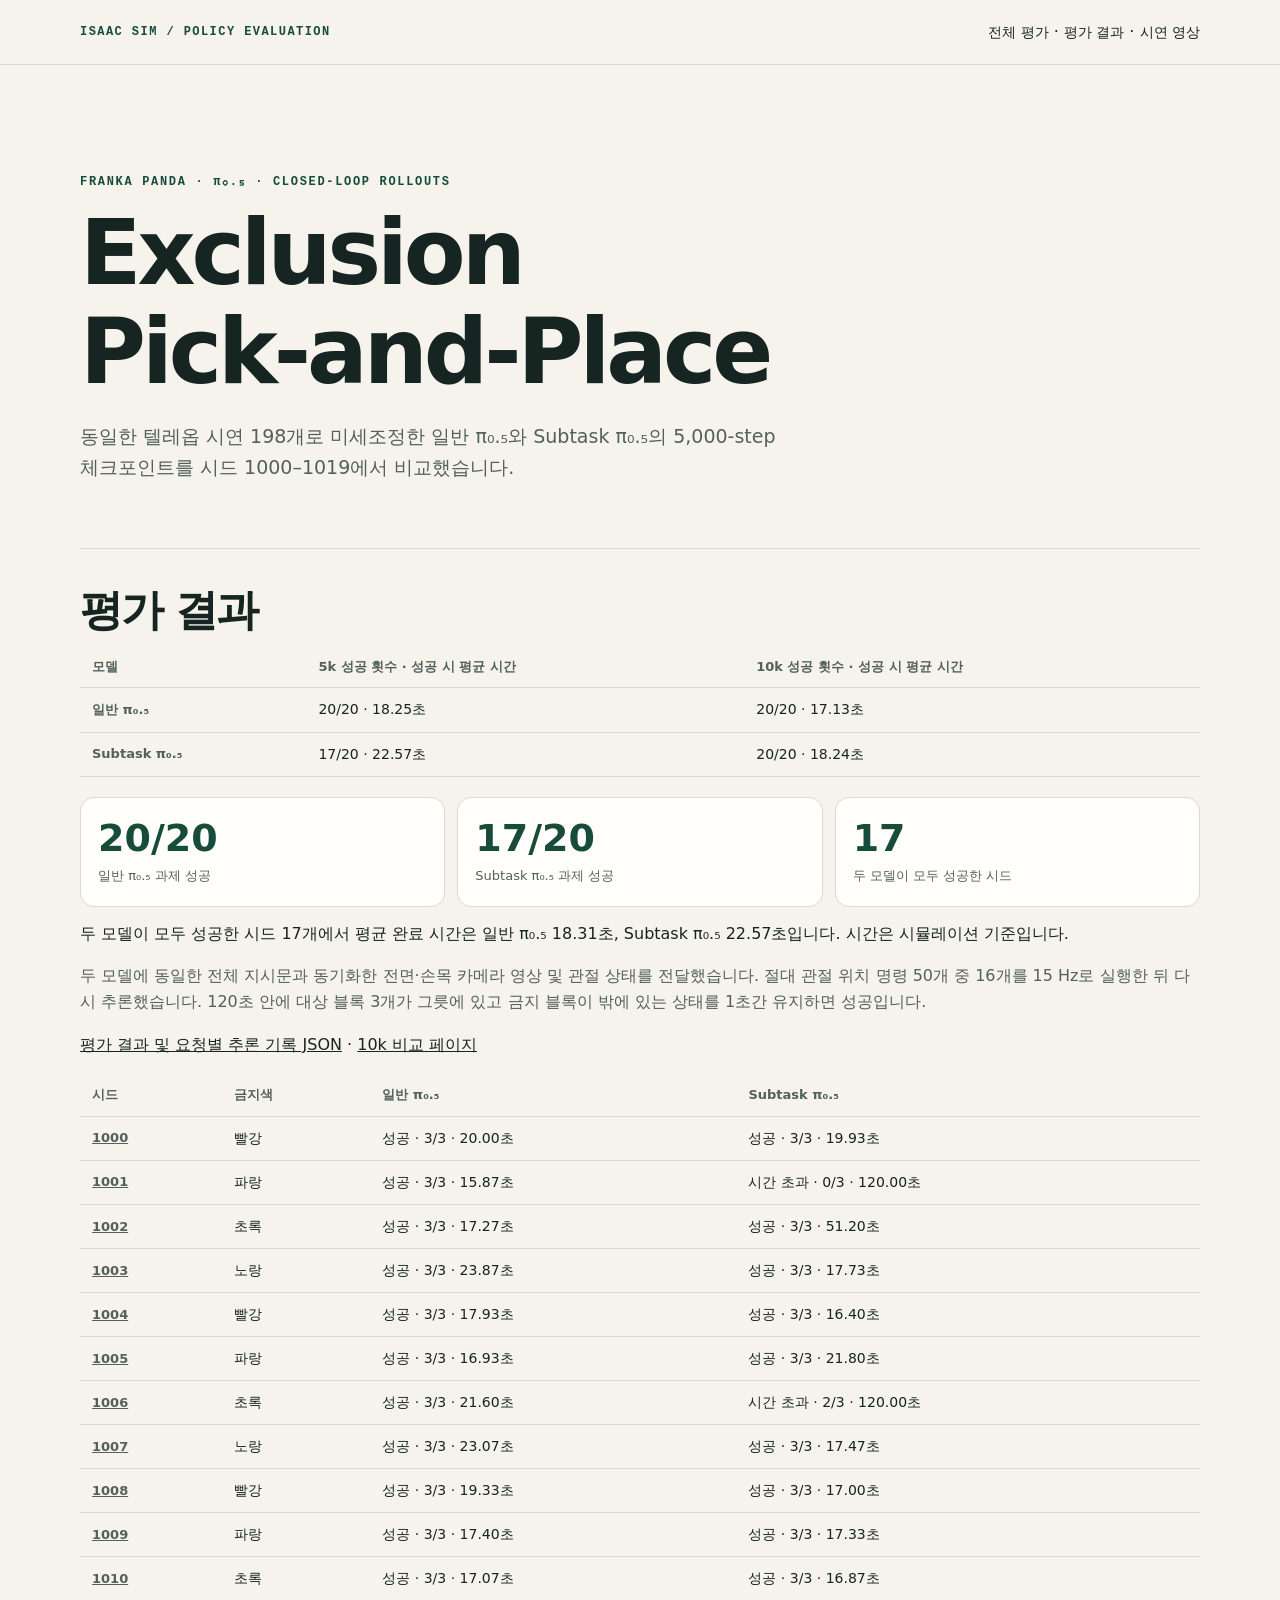
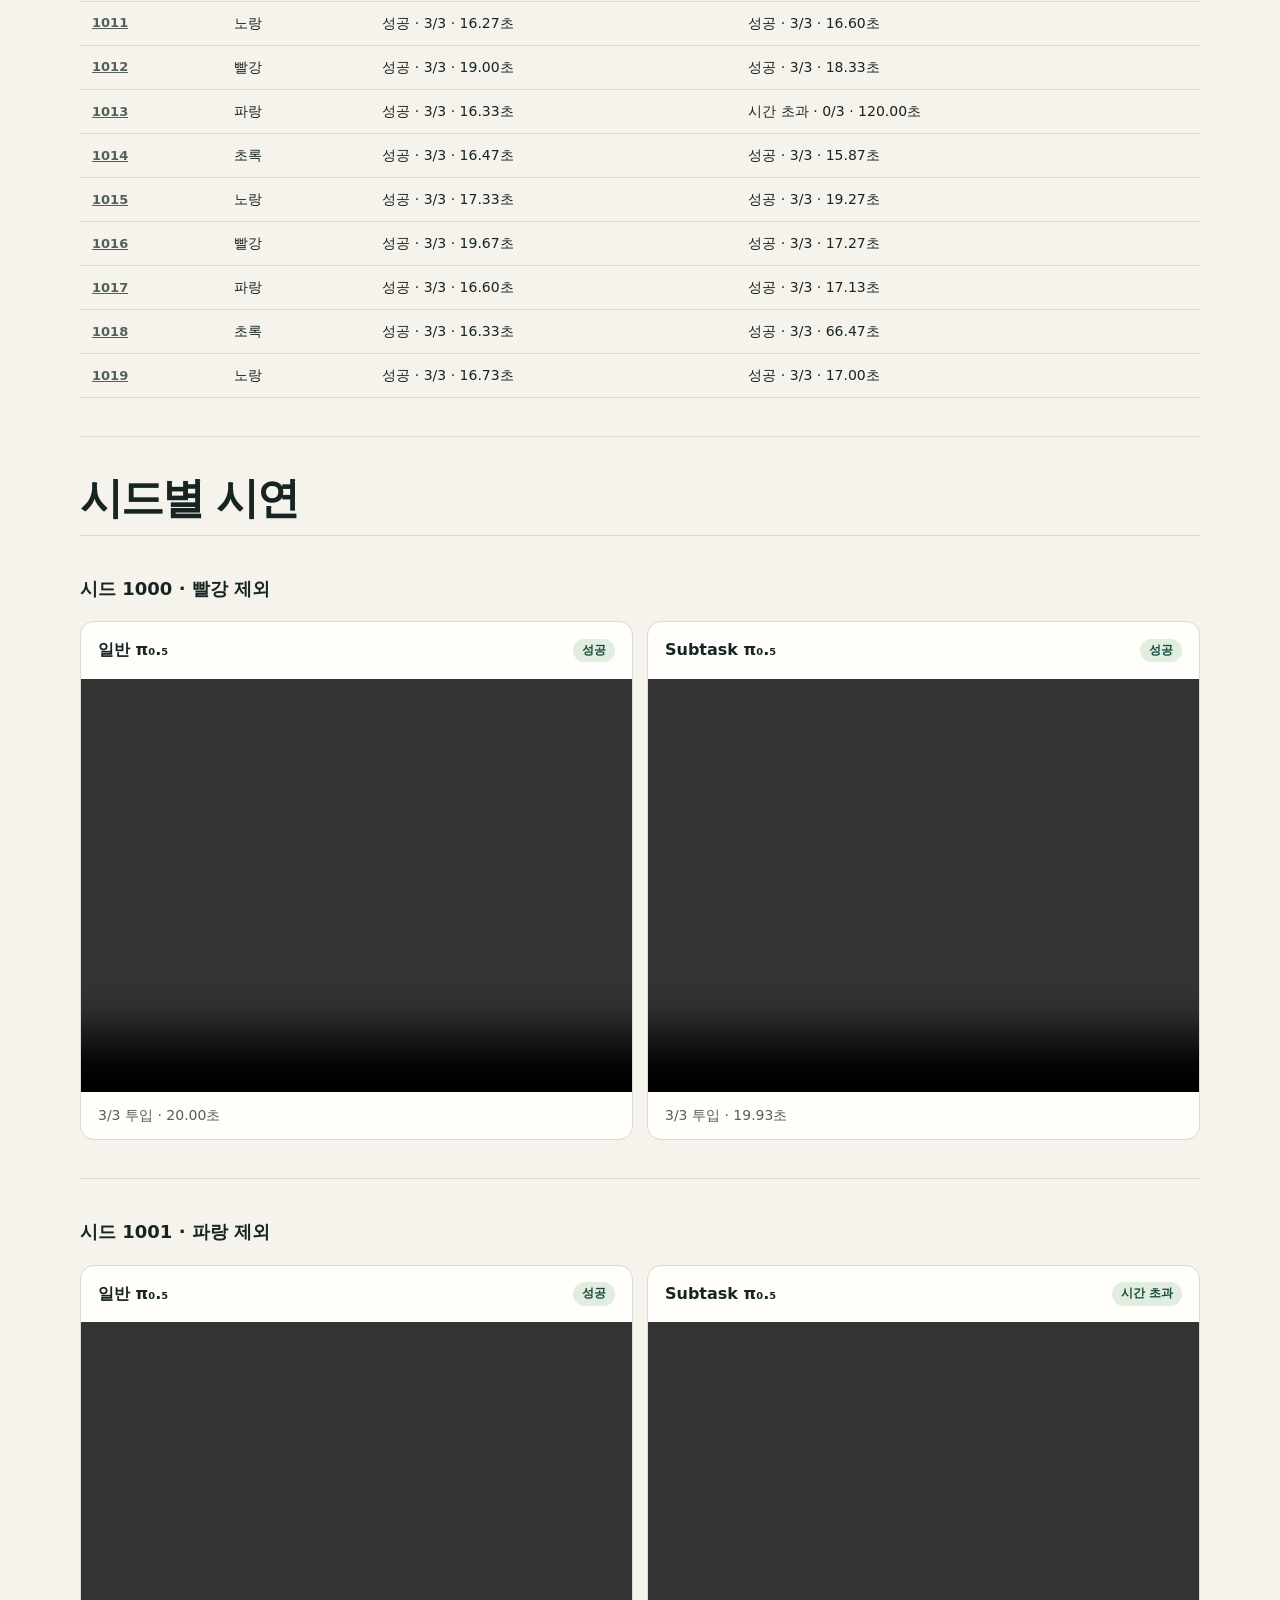
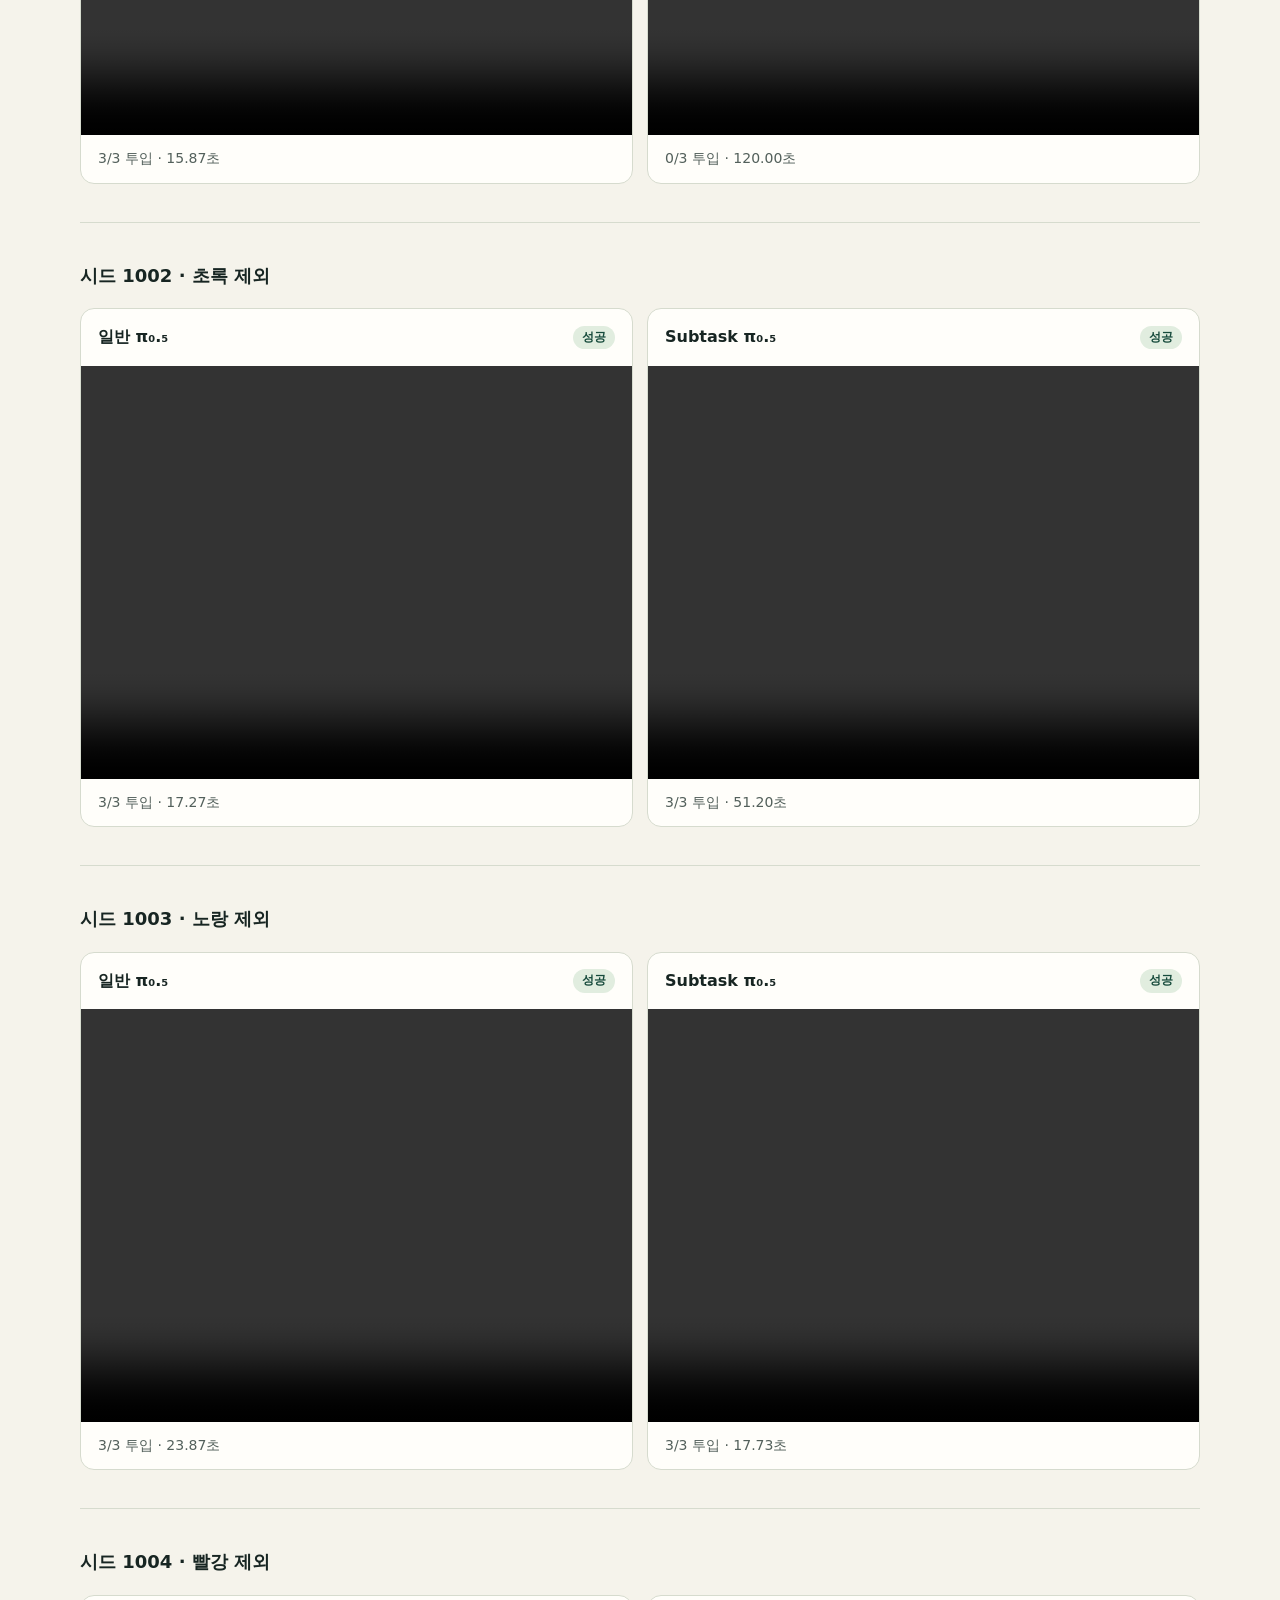
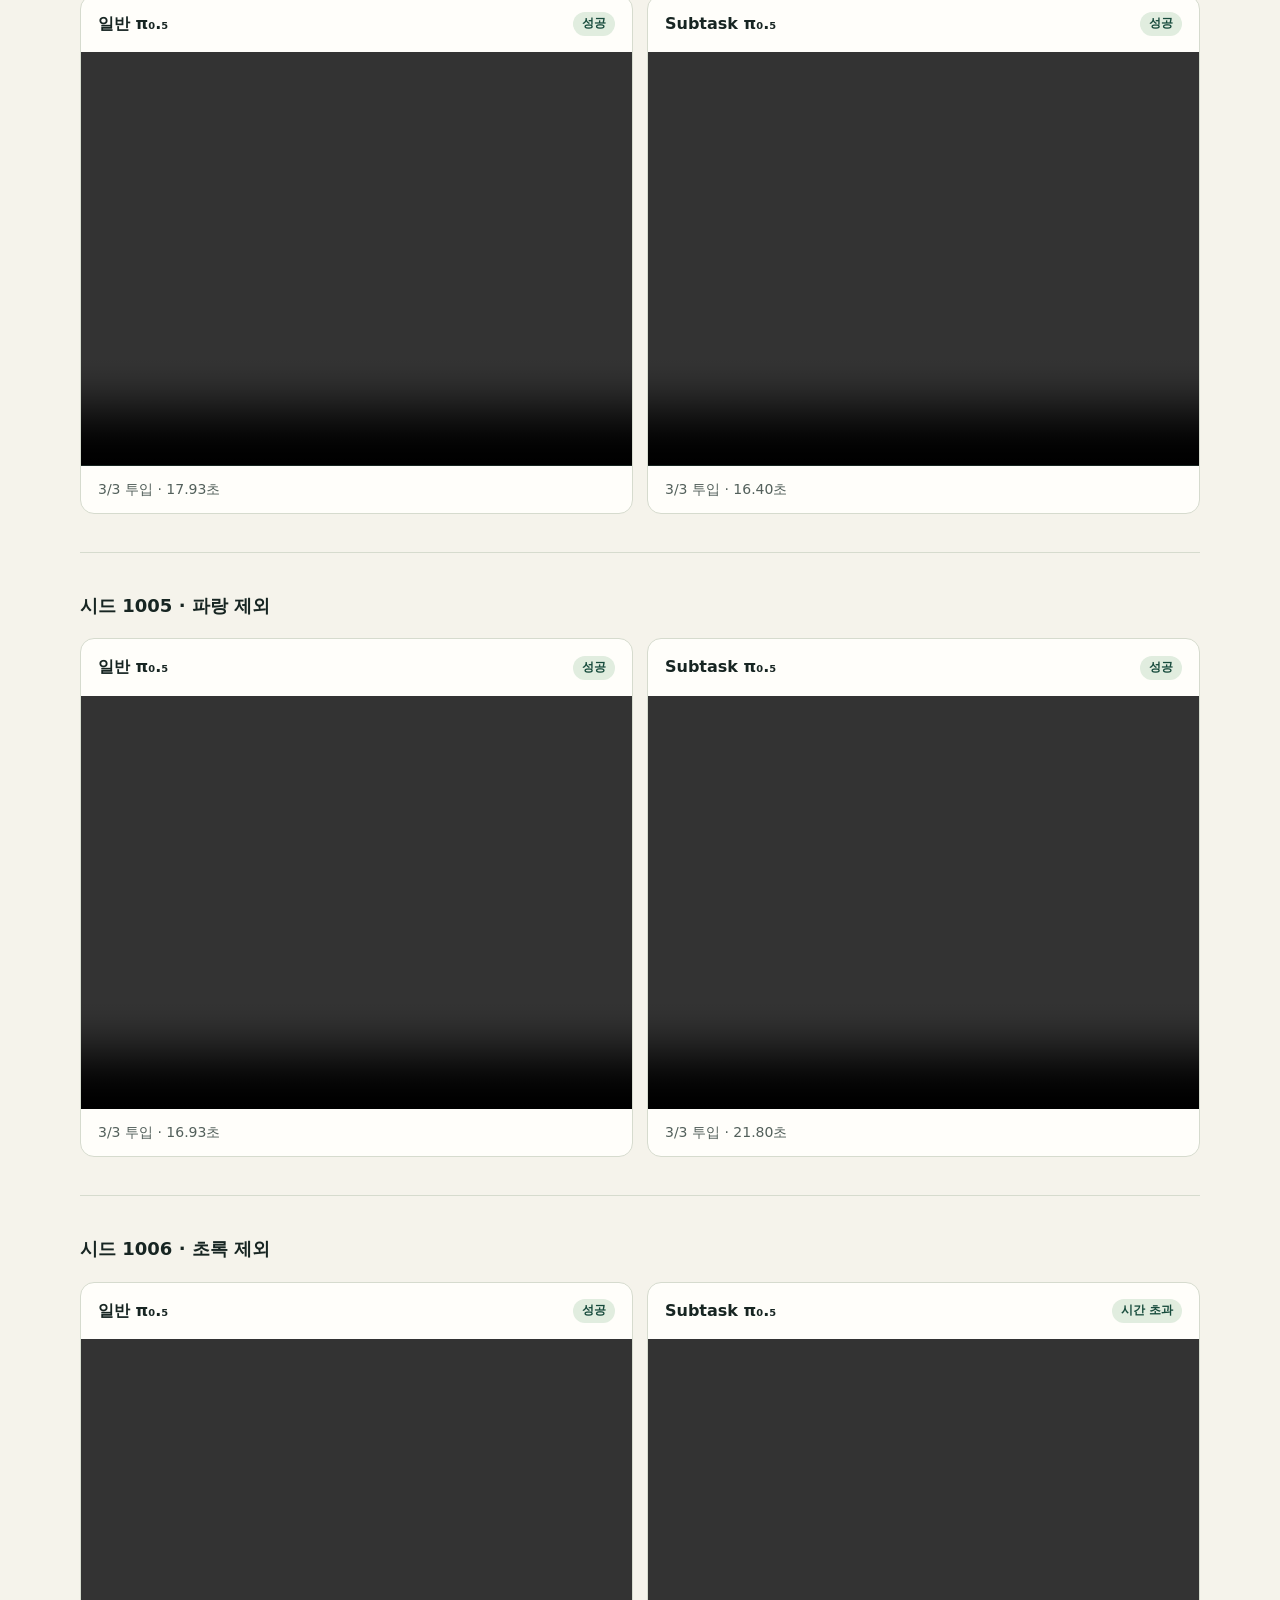
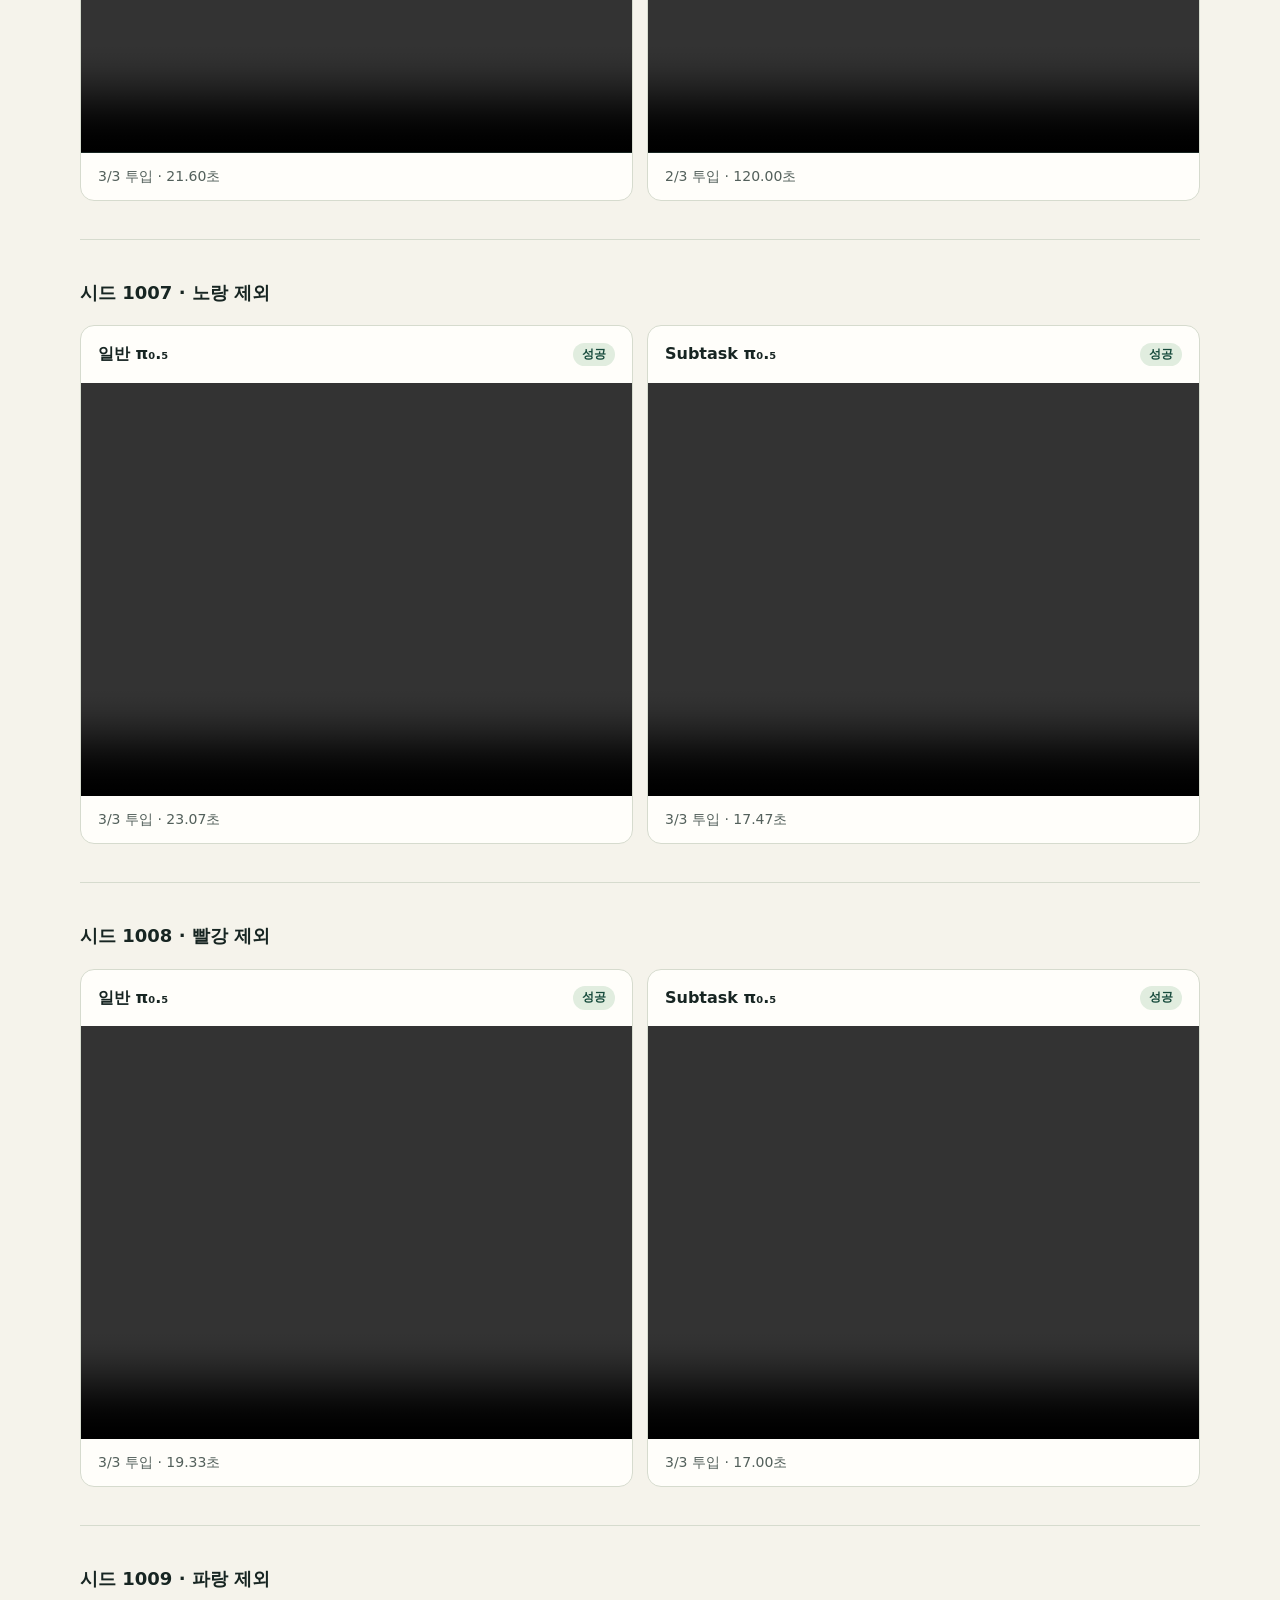
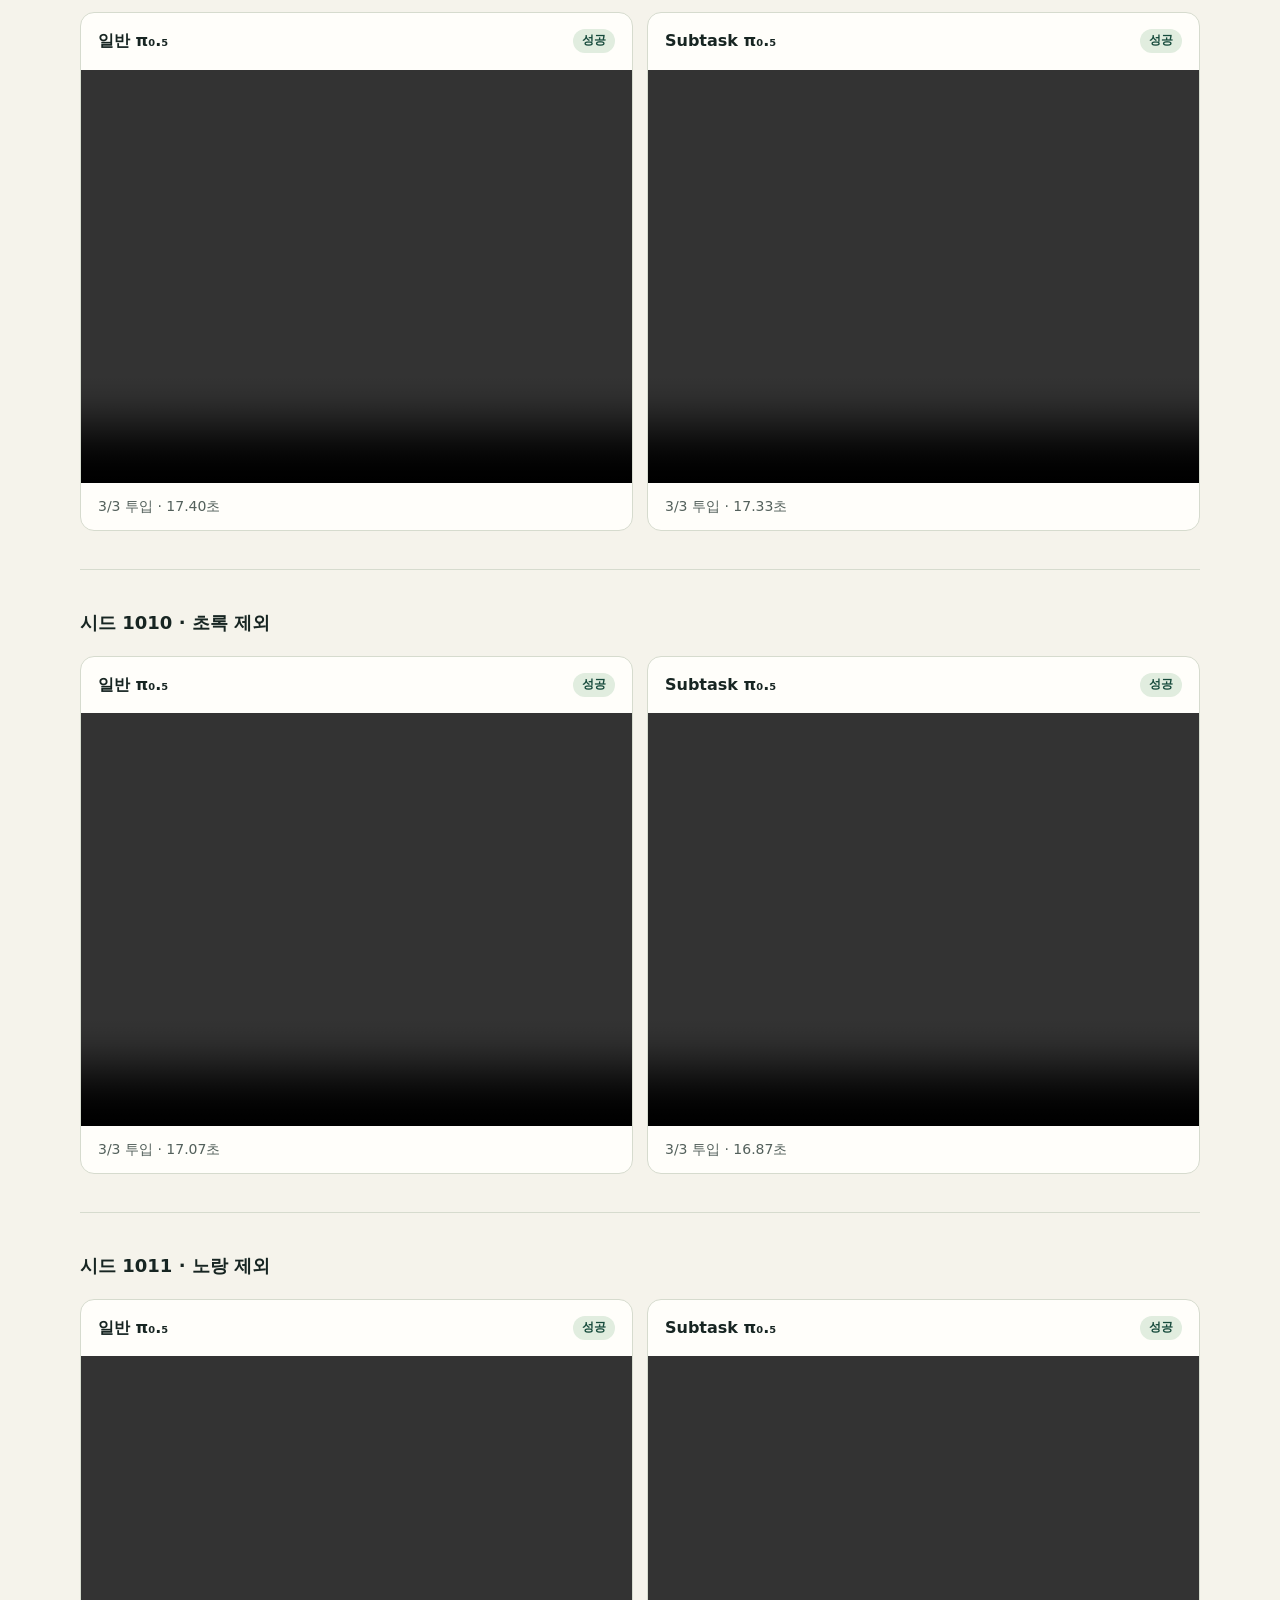
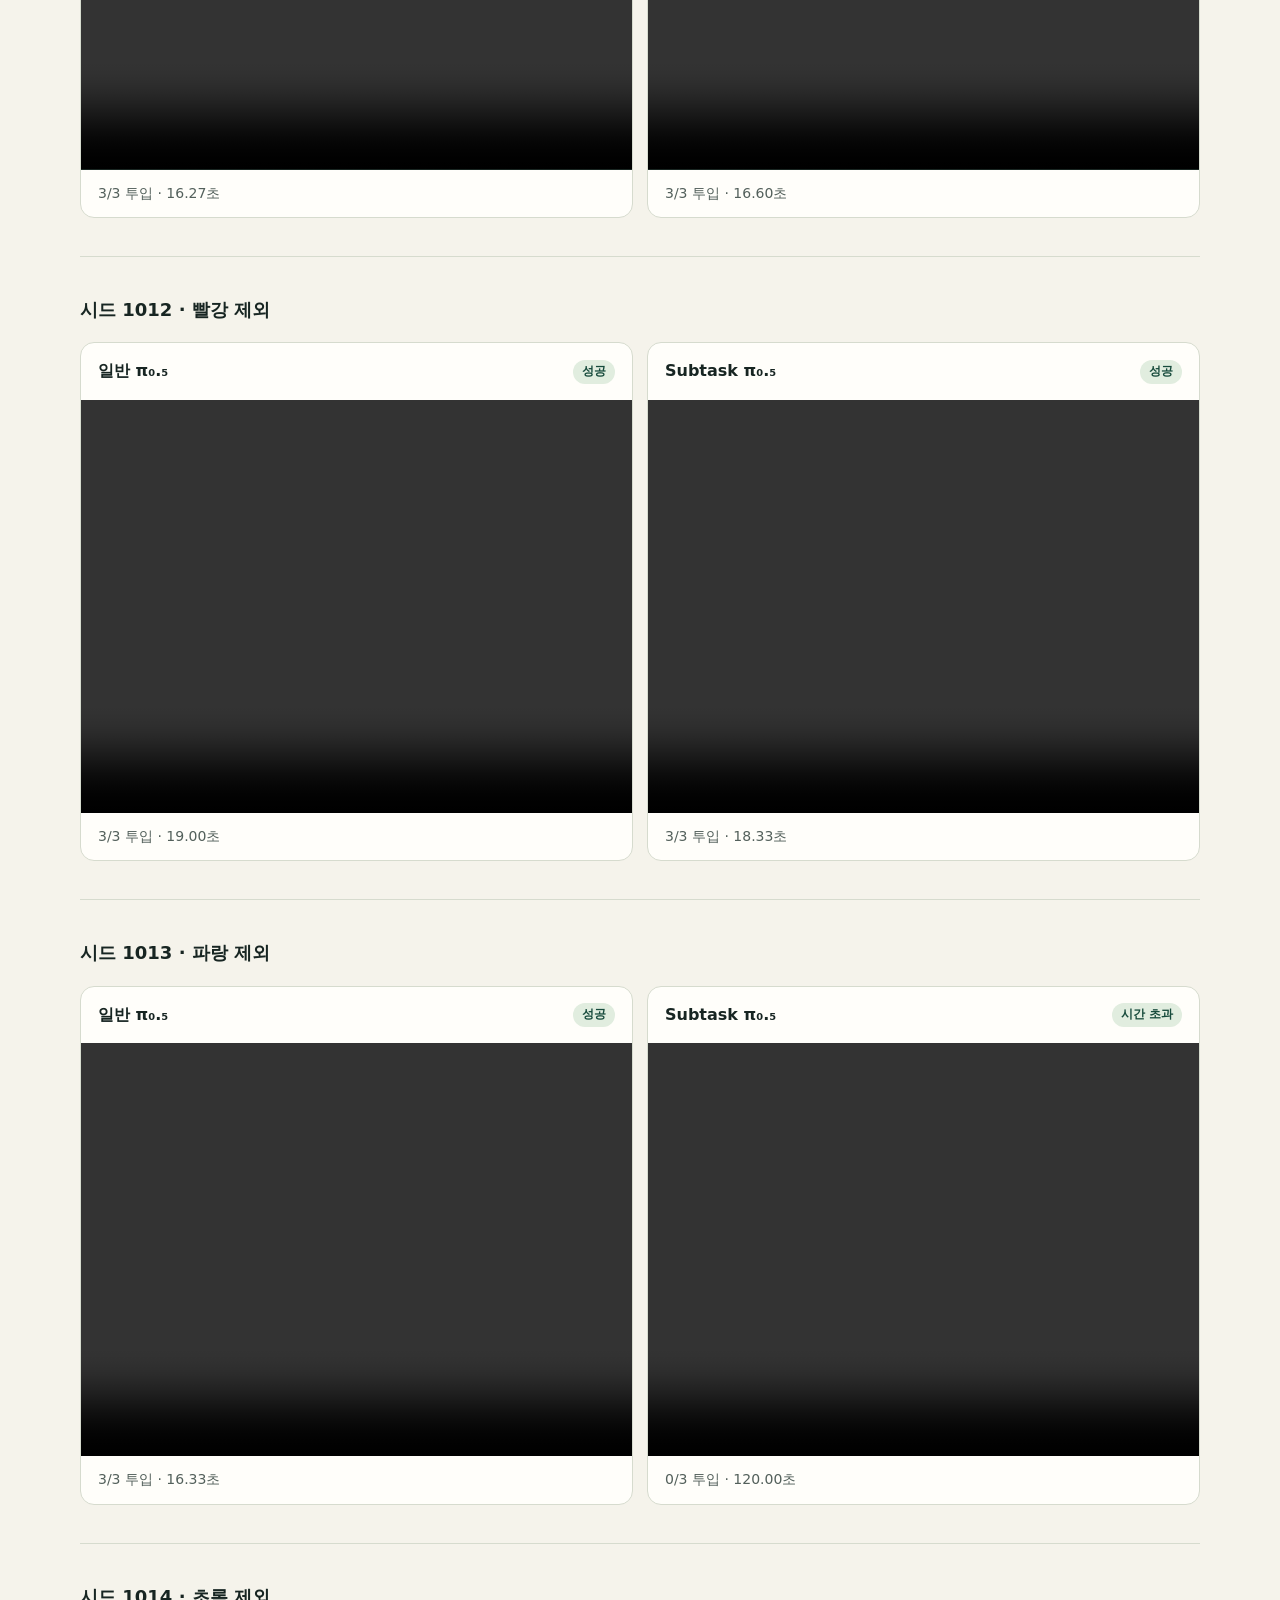
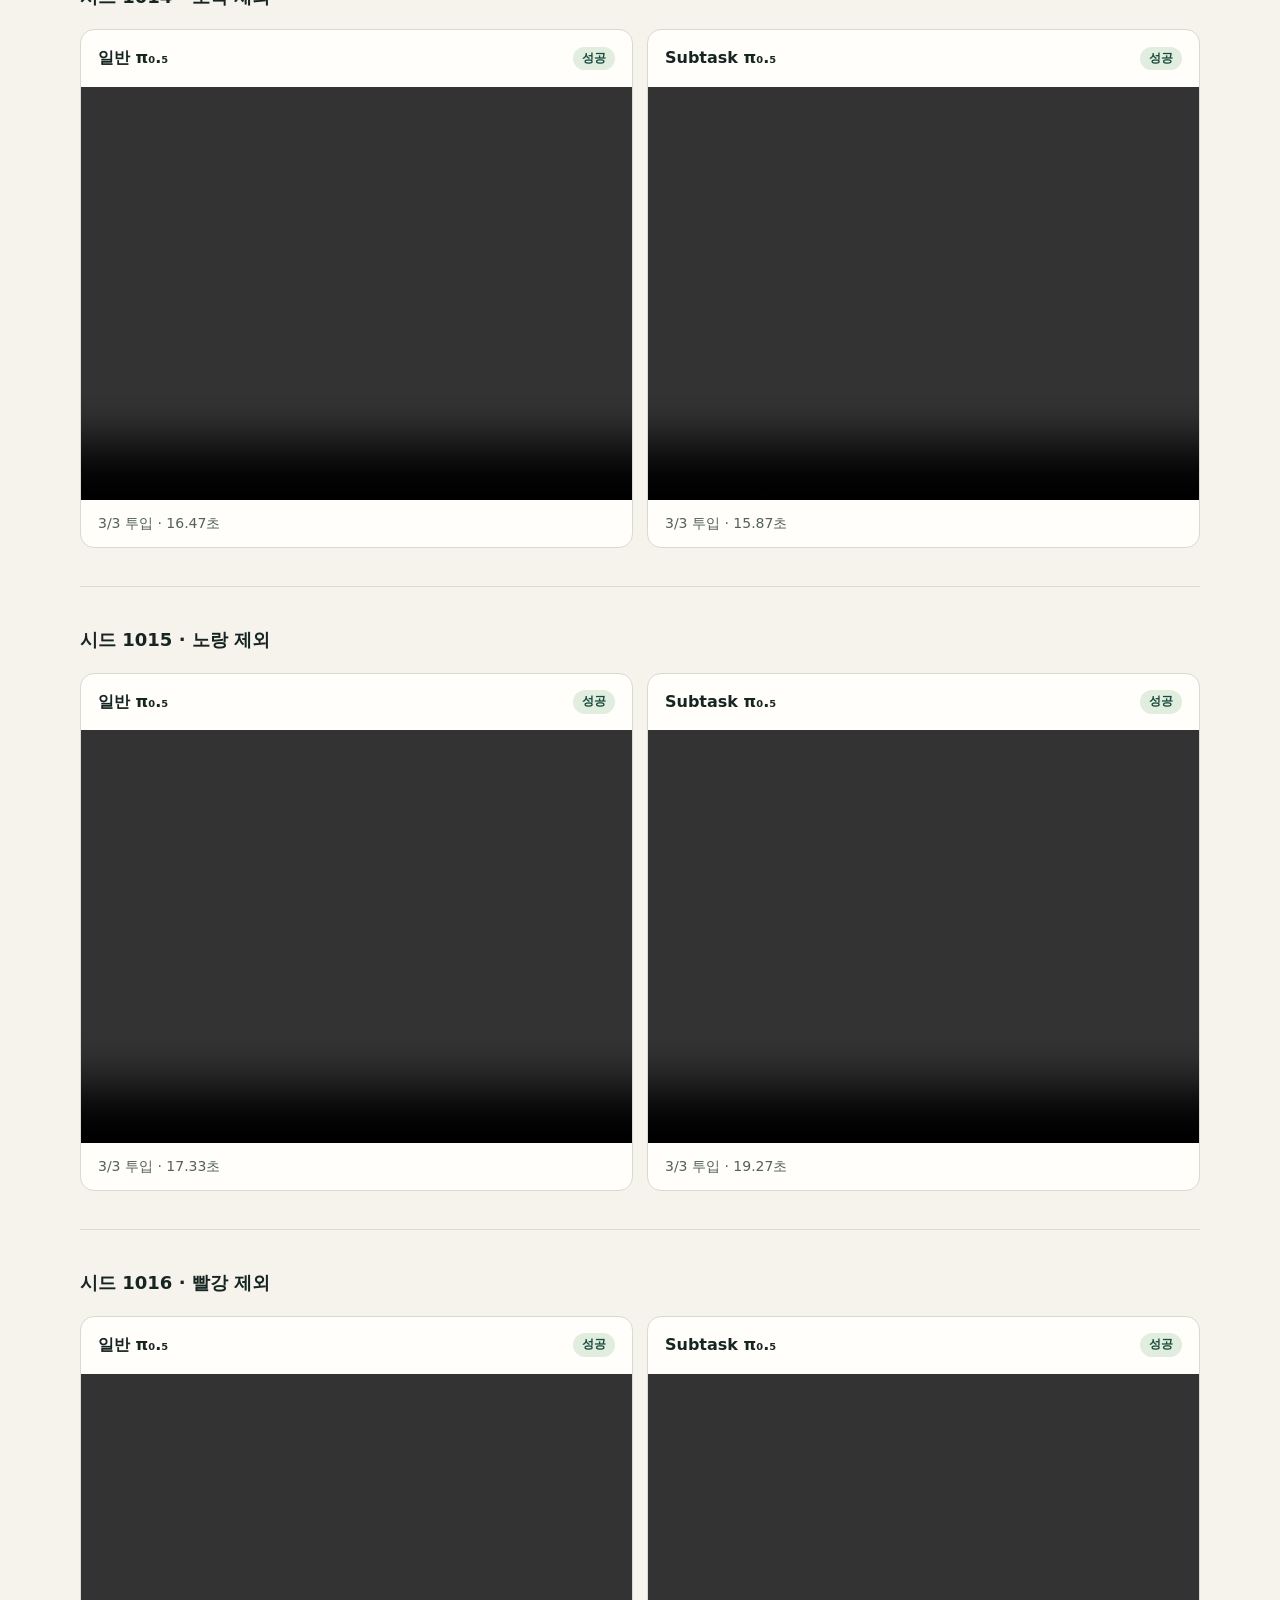
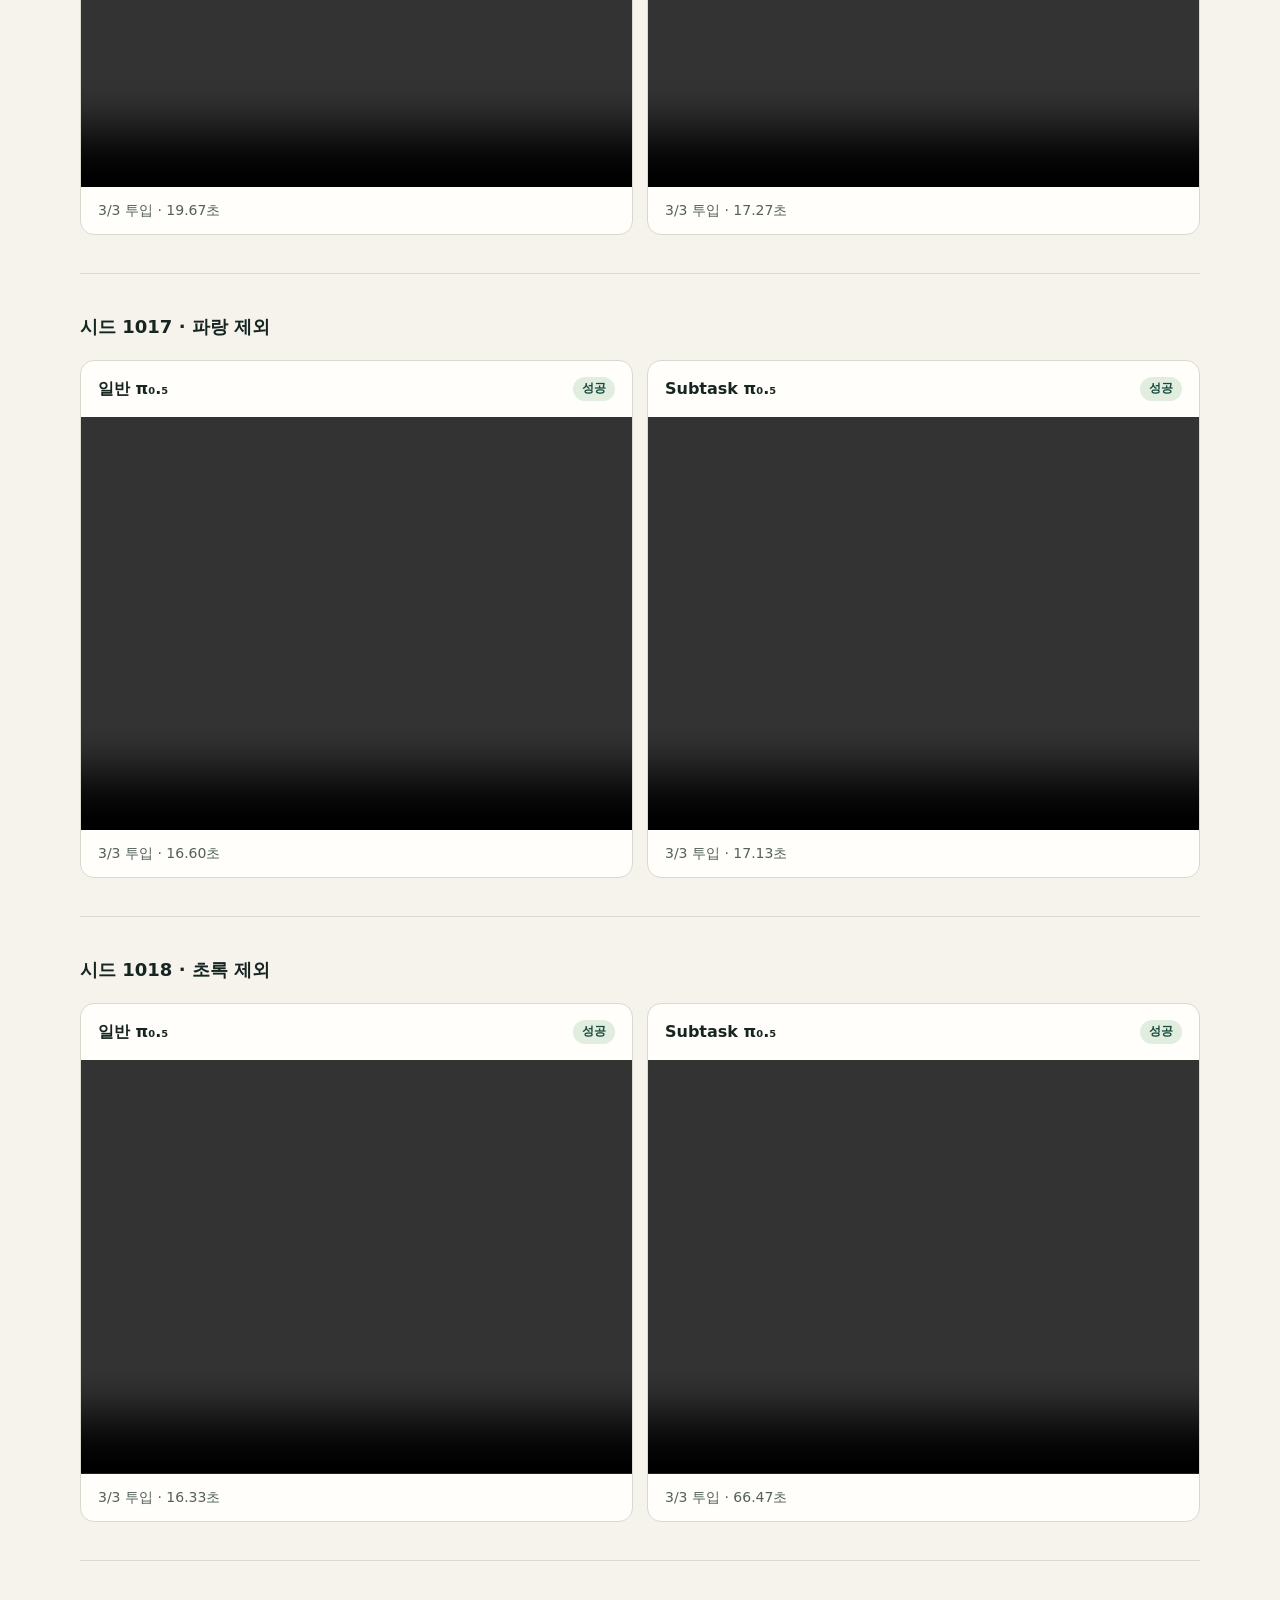
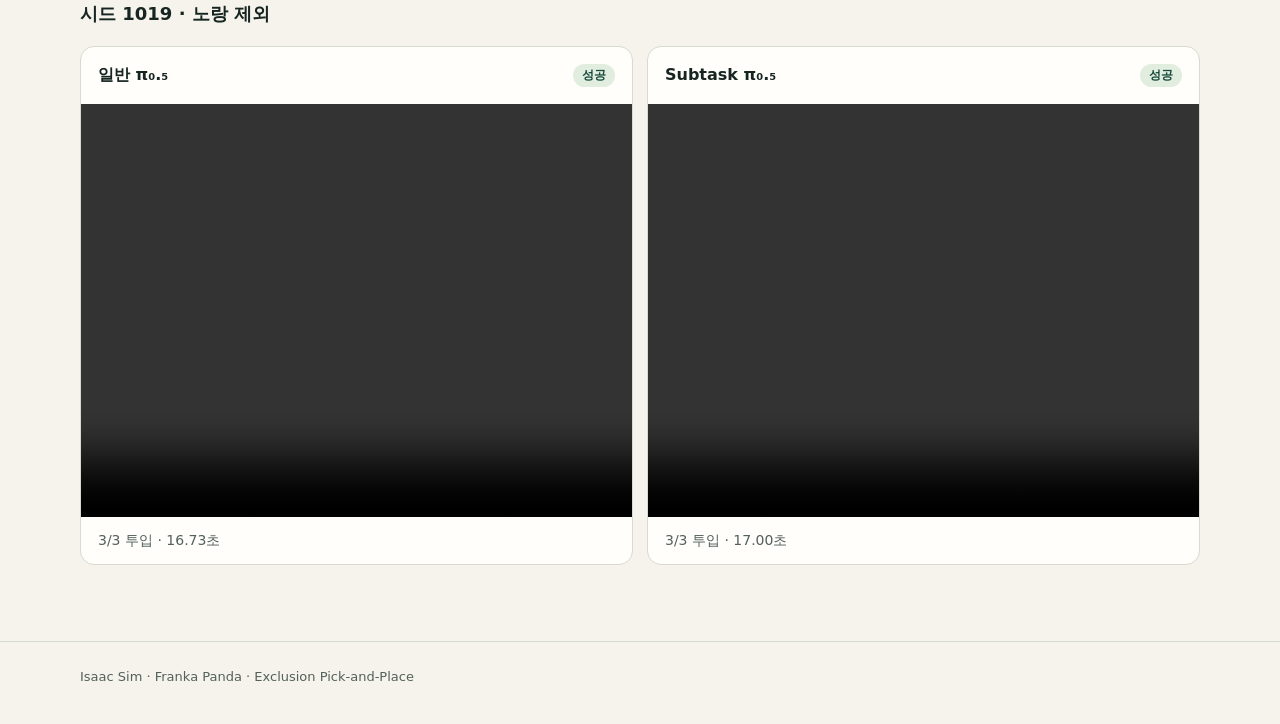
<file: square-yaw-200/panda-base-5k-comparison/index.html>
<!doctype html>
<html lang="ko">
<head>
  <meta charset="utf-8">
  <meta name="viewport" content="width=device-width,initial-scale=1">
  <meta name="description" content="Panda π₀.₅ 5k 일반 모델과 Subtask 모델의 시드별 시뮬레이션 비교입니다.">
  <title>Exclusion Pick-and-Place · Panda π₀.₅ 5k 비교</title>
  <link rel="stylesheet" href="../evaluation.css">
</head>
<body>
  <header class="masthead">
    <div class="wrap">
      <span class="brand">ISAAC SIM / POLICY EVALUATION</span>
      <nav aria-label="평가 결과"><a href="../">전체 평가</a> · <a href="#results">평가 결과</a> · <a href="#rollouts">시연 영상</a></nav>
    </div>
  </header>
  <main class="wrap">
    <section class="hero" aria-labelledby="title">
      <p class="eyebrow">FRANKA PANDA · π₀.₅ · CLOSED-LOOP ROLLOUTS</p>
      <h1 id="title">Exclusion<br>Pick-and-Place</h1>
      <p>동일한 텔레옵 시연 198개로 미세조정한 일반 π₀.₅와 Subtask π₀.₅의 5,000-step 체크포인트를 시드 1000–1019에서 비교했습니다.</p>
    </section>
    <section class="panel" id="results" aria-labelledby="results-title">
      <h2 id="results-title">평가 결과</h2>
      <div class="table-scroll">
        <table>
          <thead><tr><th scope="col">모델</th><th scope="col">5k 성공 횟수 · 성공 시 평균 시간</th><th scope="col">10k 성공 횟수 · 성공 시 평균 시간</th></tr></thead>
          <tbody>
<tr><th scope='row'>일반 π₀.₅</th><td>20/20 · 18.25초</td><td>20/20 · 17.13초</td></tr>
<tr><th scope='row'>Subtask π₀.₅</th><td>17/20 · 22.57초</td><td>20/20 · 18.24초</td></tr>
          </tbody>
        </table>
      </div>
      <div class="summary">
        <div class="stat"><strong>20/20</strong><span>일반 π₀.₅ 과제 성공</span></div>
        <div class="stat"><strong>17/20</strong><span>Subtask π₀.₅ 과제 성공</span></div>
        <div class="stat"><strong>17</strong><span>두 모델이 모두 성공한 시드</span></div>
      </div>
      <p class="open-loop-note">두 모델이 모두 성공한 시드 17개에서 평균 완료 시간은 일반 π₀.₅ 18.31초, Subtask π₀.₅ 22.57초입니다. 시간은 시뮬레이션 기준입니다.</p>
      <p class="muted">두 모델에 동일한 전체 지시문과 동기화한 전면·손목 카메라 영상 및 관절 상태를 전달했습니다. 절대 관절 위치 명령 50개 중 16개를 15 Hz로 실행한 뒤 다시 추론했습니다. 120초 안에 대상 블록 3개가 그릇에 있고 금지 블록이 밖에 있는 상태를 1초간 유지하면 성공입니다.</p>
      <p><a href="results.json">평가 결과 및 요청별 추론 기록 JSON</a> · <a href="../panda-base-10k-comparison/">10k 비교 페이지</a></p>
      <div class="table-scroll">
        <table>
          <thead><tr><th scope="col">시드</th><th scope="col">금지색</th><th scope="col">일반 π₀.₅</th><th scope="col">Subtask π₀.₅</th></tr></thead>
          <tbody>
          <tr><th scope="row"><a href="#seed-1000">1000</a></th><td>빨강</td><td>성공 · 3/3 · 20.00초</td><td>성공 · 3/3 · 19.93초</td></tr>
          <tr><th scope="row"><a href="#seed-1001">1001</a></th><td>파랑</td><td>성공 · 3/3 · 15.87초</td><td>시간 초과 · 0/3 · 120.00초</td></tr>
          <tr><th scope="row"><a href="#seed-1002">1002</a></th><td>초록</td><td>성공 · 3/3 · 17.27초</td><td>성공 · 3/3 · 51.20초</td></tr>
          <tr><th scope="row"><a href="#seed-1003">1003</a></th><td>노랑</td><td>성공 · 3/3 · 23.87초</td><td>성공 · 3/3 · 17.73초</td></tr>
          <tr><th scope="row"><a href="#seed-1004">1004</a></th><td>빨강</td><td>성공 · 3/3 · 17.93초</td><td>성공 · 3/3 · 16.40초</td></tr>
          <tr><th scope="row"><a href="#seed-1005">1005</a></th><td>파랑</td><td>성공 · 3/3 · 16.93초</td><td>성공 · 3/3 · 21.80초</td></tr>
          <tr><th scope="row"><a href="#seed-1006">1006</a></th><td>초록</td><td>성공 · 3/3 · 21.60초</td><td>시간 초과 · 2/3 · 120.00초</td></tr>
          <tr><th scope="row"><a href="#seed-1007">1007</a></th><td>노랑</td><td>성공 · 3/3 · 23.07초</td><td>성공 · 3/3 · 17.47초</td></tr>
          <tr><th scope="row"><a href="#seed-1008">1008</a></th><td>빨강</td><td>성공 · 3/3 · 19.33초</td><td>성공 · 3/3 · 17.00초</td></tr>
          <tr><th scope="row"><a href="#seed-1009">1009</a></th><td>파랑</td><td>성공 · 3/3 · 17.40초</td><td>성공 · 3/3 · 17.33초</td></tr>
          <tr><th scope="row"><a href="#seed-1010">1010</a></th><td>초록</td><td>성공 · 3/3 · 17.07초</td><td>성공 · 3/3 · 16.87초</td></tr>
          <tr><th scope="row"><a href="#seed-1011">1011</a></th><td>노랑</td><td>성공 · 3/3 · 16.27초</td><td>성공 · 3/3 · 16.60초</td></tr>
          <tr><th scope="row"><a href="#seed-1012">1012</a></th><td>빨강</td><td>성공 · 3/3 · 19.00초</td><td>성공 · 3/3 · 18.33초</td></tr>
          <tr><th scope="row"><a href="#seed-1013">1013</a></th><td>파랑</td><td>성공 · 3/3 · 16.33초</td><td>시간 초과 · 0/3 · 120.00초</td></tr>
          <tr><th scope="row"><a href="#seed-1014">1014</a></th><td>초록</td><td>성공 · 3/3 · 16.47초</td><td>성공 · 3/3 · 15.87초</td></tr>
          <tr><th scope="row"><a href="#seed-1015">1015</a></th><td>노랑</td><td>성공 · 3/3 · 17.33초</td><td>성공 · 3/3 · 19.27초</td></tr>
          <tr><th scope="row"><a href="#seed-1016">1016</a></th><td>빨강</td><td>성공 · 3/3 · 19.67초</td><td>성공 · 3/3 · 17.27초</td></tr>
          <tr><th scope="row"><a href="#seed-1017">1017</a></th><td>파랑</td><td>성공 · 3/3 · 16.60초</td><td>성공 · 3/3 · 17.13초</td></tr>
          <tr><th scope="row"><a href="#seed-1018">1018</a></th><td>초록</td><td>성공 · 3/3 · 16.33초</td><td>성공 · 3/3 · 66.47초</td></tr>
          <tr><th scope="row"><a href="#seed-1019">1019</a></th><td>노랑</td><td>성공 · 3/3 · 16.73초</td><td>성공 · 3/3 · 17.00초</td></tr>
          </tbody>
        </table>
      </div>
    </section>
    <section class="panel" id="rollouts" aria-labelledby="rollouts-title">
      <h2 id="rollouts-title">시드별 시연</h2>
      <section class="panel" id="seed-1000">
        <h3>시드 1000 · 빨강 제외</h3>
        <div class="comparison">
          <article class="clip">
            <header><h4 style="margin:0">일반 π₀.₅</h4><span class="chip">성공</span></header>
            <div class="film"><video controls preload="none" playsinline aria-label="시드 1000 일반 π₀.₅ 영상"><source src="full-prompt-1000.mp4" type="video/mp4"></video></div>
            <p>3/3 투입 · 20.00초</p>
          </article>
          <article class="clip">
            <header><h4 style="margin:0">Subtask π₀.₅</h4><span class="chip">성공</span></header>
            <div class="film"><video controls preload="none" playsinline aria-label="시드 1000 Subtask π₀.₅ 영상"><source src="subtask-1000.mp4" type="video/mp4"></video></div>
            <p>3/3 투입 · 19.93초</p>
          </article>
        </div>
      </section>
      <section class="panel" id="seed-1001">
        <h3>시드 1001 · 파랑 제외</h3>
        <div class="comparison">
          <article class="clip">
            <header><h4 style="margin:0">일반 π₀.₅</h4><span class="chip">성공</span></header>
            <div class="film"><video controls preload="none" playsinline aria-label="시드 1001 일반 π₀.₅ 영상"><source src="full-prompt-1001.mp4" type="video/mp4"></video></div>
            <p>3/3 투입 · 15.87초</p>
          </article>
          <article class="clip">
            <header><h4 style="margin:0">Subtask π₀.₅</h4><span class="chip">시간 초과</span></header>
            <div class="film"><video controls preload="none" playsinline aria-label="시드 1001 Subtask π₀.₅ 영상"><source src="subtask-1001.mp4" type="video/mp4"></video></div>
            <p>0/3 투입 · 120.00초</p>
          </article>
        </div>
      </section>
      <section class="panel" id="seed-1002">
        <h3>시드 1002 · 초록 제외</h3>
        <div class="comparison">
          <article class="clip">
            <header><h4 style="margin:0">일반 π₀.₅</h4><span class="chip">성공</span></header>
            <div class="film"><video controls preload="none" playsinline aria-label="시드 1002 일반 π₀.₅ 영상"><source src="full-prompt-1002.mp4" type="video/mp4"></video></div>
            <p>3/3 투입 · 17.27초</p>
          </article>
          <article class="clip">
            <header><h4 style="margin:0">Subtask π₀.₅</h4><span class="chip">성공</span></header>
            <div class="film"><video controls preload="none" playsinline aria-label="시드 1002 Subtask π₀.₅ 영상"><source src="subtask-1002.mp4" type="video/mp4"></video></div>
            <p>3/3 투입 · 51.20초</p>
          </article>
        </div>
      </section>
      <section class="panel" id="seed-1003">
        <h3>시드 1003 · 노랑 제외</h3>
        <div class="comparison">
          <article class="clip">
            <header><h4 style="margin:0">일반 π₀.₅</h4><span class="chip">성공</span></header>
            <div class="film"><video controls preload="none" playsinline aria-label="시드 1003 일반 π₀.₅ 영상"><source src="full-prompt-1003.mp4" type="video/mp4"></video></div>
            <p>3/3 투입 · 23.87초</p>
          </article>
          <article class="clip">
            <header><h4 style="margin:0">Subtask π₀.₅</h4><span class="chip">성공</span></header>
            <div class="film"><video controls preload="none" playsinline aria-label="시드 1003 Subtask π₀.₅ 영상"><source src="subtask-1003.mp4" type="video/mp4"></video></div>
            <p>3/3 투입 · 17.73초</p>
          </article>
        </div>
      </section>
      <section class="panel" id="seed-1004">
        <h3>시드 1004 · 빨강 제외</h3>
        <div class="comparison">
          <article class="clip">
            <header><h4 style="margin:0">일반 π₀.₅</h4><span class="chip">성공</span></header>
            <div class="film"><video controls preload="none" playsinline aria-label="시드 1004 일반 π₀.₅ 영상"><source src="full-prompt-1004.mp4" type="video/mp4"></video></div>
            <p>3/3 투입 · 17.93초</p>
          </article>
          <article class="clip">
            <header><h4 style="margin:0">Subtask π₀.₅</h4><span class="chip">성공</span></header>
            <div class="film"><video controls preload="none" playsinline aria-label="시드 1004 Subtask π₀.₅ 영상"><source src="subtask-1004.mp4" type="video/mp4"></video></div>
            <p>3/3 투입 · 16.40초</p>
          </article>
        </div>
      </section>
      <section class="panel" id="seed-1005">
        <h3>시드 1005 · 파랑 제외</h3>
        <div class="comparison">
          <article class="clip">
            <header><h4 style="margin:0">일반 π₀.₅</h4><span class="chip">성공</span></header>
            <div class="film"><video controls preload="none" playsinline aria-label="시드 1005 일반 π₀.₅ 영상"><source src="full-prompt-1005.mp4" type="video/mp4"></video></div>
            <p>3/3 투입 · 16.93초</p>
          </article>
          <article class="clip">
            <header><h4 style="margin:0">Subtask π₀.₅</h4><span class="chip">성공</span></header>
            <div class="film"><video controls preload="none" playsinline aria-label="시드 1005 Subtask π₀.₅ 영상"><source src="subtask-1005.mp4" type="video/mp4"></video></div>
            <p>3/3 투입 · 21.80초</p>
          </article>
        </div>
      </section>
      <section class="panel" id="seed-1006">
        <h3>시드 1006 · 초록 제외</h3>
        <div class="comparison">
          <article class="clip">
            <header><h4 style="margin:0">일반 π₀.₅</h4><span class="chip">성공</span></header>
            <div class="film"><video controls preload="none" playsinline aria-label="시드 1006 일반 π₀.₅ 영상"><source src="full-prompt-1006.mp4" type="video/mp4"></video></div>
            <p>3/3 투입 · 21.60초</p>
          </article>
          <article class="clip">
            <header><h4 style="margin:0">Subtask π₀.₅</h4><span class="chip">시간 초과</span></header>
            <div class="film"><video controls preload="none" playsinline aria-label="시드 1006 Subtask π₀.₅ 영상"><source src="subtask-1006.mp4" type="video/mp4"></video></div>
            <p>2/3 투입 · 120.00초</p>
          </article>
        </div>
      </section>
      <section class="panel" id="seed-1007">
        <h3>시드 1007 · 노랑 제외</h3>
        <div class="comparison">
          <article class="clip">
            <header><h4 style="margin:0">일반 π₀.₅</h4><span class="chip">성공</span></header>
            <div class="film"><video controls preload="none" playsinline aria-label="시드 1007 일반 π₀.₅ 영상"><source src="full-prompt-1007.mp4" type="video/mp4"></video></div>
            <p>3/3 투입 · 23.07초</p>
          </article>
          <article class="clip">
            <header><h4 style="margin:0">Subtask π₀.₅</h4><span class="chip">성공</span></header>
            <div class="film"><video controls preload="none" playsinline aria-label="시드 1007 Subtask π₀.₅ 영상"><source src="subtask-1007.mp4" type="video/mp4"></video></div>
            <p>3/3 투입 · 17.47초</p>
          </article>
        </div>
      </section>
      <section class="panel" id="seed-1008">
        <h3>시드 1008 · 빨강 제외</h3>
        <div class="comparison">
          <article class="clip">
            <header><h4 style="margin:0">일반 π₀.₅</h4><span class="chip">성공</span></header>
            <div class="film"><video controls preload="none" playsinline aria-label="시드 1008 일반 π₀.₅ 영상"><source src="full-prompt-1008.mp4" type="video/mp4"></video></div>
            <p>3/3 투입 · 19.33초</p>
          </article>
          <article class="clip">
            <header><h4 style="margin:0">Subtask π₀.₅</h4><span class="chip">성공</span></header>
            <div class="film"><video controls preload="none" playsinline aria-label="시드 1008 Subtask π₀.₅ 영상"><source src="subtask-1008.mp4" type="video/mp4"></video></div>
            <p>3/3 투입 · 17.00초</p>
          </article>
        </div>
      </section>
      <section class="panel" id="seed-1009">
        <h3>시드 1009 · 파랑 제외</h3>
        <div class="comparison">
          <article class="clip">
            <header><h4 style="margin:0">일반 π₀.₅</h4><span class="chip">성공</span></header>
            <div class="film"><video controls preload="none" playsinline aria-label="시드 1009 일반 π₀.₅ 영상"><source src="full-prompt-1009.mp4" type="video/mp4"></video></div>
            <p>3/3 투입 · 17.40초</p>
          </article>
          <article class="clip">
            <header><h4 style="margin:0">Subtask π₀.₅</h4><span class="chip">성공</span></header>
            <div class="film"><video controls preload="none" playsinline aria-label="시드 1009 Subtask π₀.₅ 영상"><source src="subtask-1009.mp4" type="video/mp4"></video></div>
            <p>3/3 투입 · 17.33초</p>
          </article>
        </div>
      </section>
      <section class="panel" id="seed-1010">
        <h3>시드 1010 · 초록 제외</h3>
        <div class="comparison">
          <article class="clip">
            <header><h4 style="margin:0">일반 π₀.₅</h4><span class="chip">성공</span></header>
            <div class="film"><video controls preload="none" playsinline aria-label="시드 1010 일반 π₀.₅ 영상"><source src="full-prompt-1010.mp4" type="video/mp4"></video></div>
            <p>3/3 투입 · 17.07초</p>
          </article>
          <article class="clip">
            <header><h4 style="margin:0">Subtask π₀.₅</h4><span class="chip">성공</span></header>
            <div class="film"><video controls preload="none" playsinline aria-label="시드 1010 Subtask π₀.₅ 영상"><source src="subtask-1010.mp4" type="video/mp4"></video></div>
            <p>3/3 투입 · 16.87초</p>
          </article>
        </div>
      </section>
      <section class="panel" id="seed-1011">
        <h3>시드 1011 · 노랑 제외</h3>
        <div class="comparison">
          <article class="clip">
            <header><h4 style="margin:0">일반 π₀.₅</h4><span class="chip">성공</span></header>
            <div class="film"><video controls preload="none" playsinline aria-label="시드 1011 일반 π₀.₅ 영상"><source src="full-prompt-1011.mp4" type="video/mp4"></video></div>
            <p>3/3 투입 · 16.27초</p>
          </article>
          <article class="clip">
            <header><h4 style="margin:0">Subtask π₀.₅</h4><span class="chip">성공</span></header>
            <div class="film"><video controls preload="none" playsinline aria-label="시드 1011 Subtask π₀.₅ 영상"><source src="subtask-1011.mp4" type="video/mp4"></video></div>
            <p>3/3 투입 · 16.60초</p>
          </article>
        </div>
      </section>
      <section class="panel" id="seed-1012">
        <h3>시드 1012 · 빨강 제외</h3>
        <div class="comparison">
          <article class="clip">
            <header><h4 style="margin:0">일반 π₀.₅</h4><span class="chip">성공</span></header>
            <div class="film"><video controls preload="none" playsinline aria-label="시드 1012 일반 π₀.₅ 영상"><source src="full-prompt-1012.mp4" type="video/mp4"></video></div>
            <p>3/3 투입 · 19.00초</p>
          </article>
          <article class="clip">
            <header><h4 style="margin:0">Subtask π₀.₅</h4><span class="chip">성공</span></header>
            <div class="film"><video controls preload="none" playsinline aria-label="시드 1012 Subtask π₀.₅ 영상"><source src="subtask-1012.mp4" type="video/mp4"></video></div>
            <p>3/3 투입 · 18.33초</p>
          </article>
        </div>
      </section>
      <section class="panel" id="seed-1013">
        <h3>시드 1013 · 파랑 제외</h3>
        <div class="comparison">
          <article class="clip">
            <header><h4 style="margin:0">일반 π₀.₅</h4><span class="chip">성공</span></header>
            <div class="film"><video controls preload="none" playsinline aria-label="시드 1013 일반 π₀.₅ 영상"><source src="full-prompt-1013.mp4" type="video/mp4"></video></div>
            <p>3/3 투입 · 16.33초</p>
          </article>
          <article class="clip">
            <header><h4 style="margin:0">Subtask π₀.₅</h4><span class="chip">시간 초과</span></header>
            <div class="film"><video controls preload="none" playsinline aria-label="시드 1013 Subtask π₀.₅ 영상"><source src="subtask-1013.mp4" type="video/mp4"></video></div>
            <p>0/3 투입 · 120.00초</p>
          </article>
        </div>
      </section>
      <section class="panel" id="seed-1014">
        <h3>시드 1014 · 초록 제외</h3>
        <div class="comparison">
          <article class="clip">
            <header><h4 style="margin:0">일반 π₀.₅</h4><span class="chip">성공</span></header>
            <div class="film"><video controls preload="none" playsinline aria-label="시드 1014 일반 π₀.₅ 영상"><source src="full-prompt-1014.mp4" type="video/mp4"></video></div>
            <p>3/3 투입 · 16.47초</p>
          </article>
          <article class="clip">
            <header><h4 style="margin:0">Subtask π₀.₅</h4><span class="chip">성공</span></header>
            <div class="film"><video controls preload="none" playsinline aria-label="시드 1014 Subtask π₀.₅ 영상"><source src="subtask-1014.mp4" type="video/mp4"></video></div>
            <p>3/3 투입 · 15.87초</p>
          </article>
        </div>
      </section>
      <section class="panel" id="seed-1015">
        <h3>시드 1015 · 노랑 제외</h3>
        <div class="comparison">
          <article class="clip">
            <header><h4 style="margin:0">일반 π₀.₅</h4><span class="chip">성공</span></header>
            <div class="film"><video controls preload="none" playsinline aria-label="시드 1015 일반 π₀.₅ 영상"><source src="full-prompt-1015.mp4" type="video/mp4"></video></div>
            <p>3/3 투입 · 17.33초</p>
          </article>
          <article class="clip">
            <header><h4 style="margin:0">Subtask π₀.₅</h4><span class="chip">성공</span></header>
            <div class="film"><video controls preload="none" playsinline aria-label="시드 1015 Subtask π₀.₅ 영상"><source src="subtask-1015.mp4" type="video/mp4"></video></div>
            <p>3/3 투입 · 19.27초</p>
          </article>
        </div>
      </section>
      <section class="panel" id="seed-1016">
        <h3>시드 1016 · 빨강 제외</h3>
        <div class="comparison">
          <article class="clip">
            <header><h4 style="margin:0">일반 π₀.₅</h4><span class="chip">성공</span></header>
            <div class="film"><video controls preload="none" playsinline aria-label="시드 1016 일반 π₀.₅ 영상"><source src="full-prompt-1016.mp4" type="video/mp4"></video></div>
            <p>3/3 투입 · 19.67초</p>
          </article>
          <article class="clip">
            <header><h4 style="margin:0">Subtask π₀.₅</h4><span class="chip">성공</span></header>
            <div class="film"><video controls preload="none" playsinline aria-label="시드 1016 Subtask π₀.₅ 영상"><source src="subtask-1016.mp4" type="video/mp4"></video></div>
            <p>3/3 투입 · 17.27초</p>
          </article>
        </div>
      </section>
      <section class="panel" id="seed-1017">
        <h3>시드 1017 · 파랑 제외</h3>
        <div class="comparison">
          <article class="clip">
            <header><h4 style="margin:0">일반 π₀.₅</h4><span class="chip">성공</span></header>
            <div class="film"><video controls preload="none" playsinline aria-label="시드 1017 일반 π₀.₅ 영상"><source src="full-prompt-1017.mp4" type="video/mp4"></video></div>
            <p>3/3 투입 · 16.60초</p>
          </article>
          <article class="clip">
            <header><h4 style="margin:0">Subtask π₀.₅</h4><span class="chip">성공</span></header>
            <div class="film"><video controls preload="none" playsinline aria-label="시드 1017 Subtask π₀.₅ 영상"><source src="subtask-1017.mp4" type="video/mp4"></video></div>
            <p>3/3 투입 · 17.13초</p>
          </article>
        </div>
      </section>
      <section class="panel" id="seed-1018">
        <h3>시드 1018 · 초록 제외</h3>
        <div class="comparison">
          <article class="clip">
            <header><h4 style="margin:0">일반 π₀.₅</h4><span class="chip">성공</span></header>
            <div class="film"><video controls preload="none" playsinline aria-label="시드 1018 일반 π₀.₅ 영상"><source src="full-prompt-1018.mp4" type="video/mp4"></video></div>
            <p>3/3 투입 · 16.33초</p>
          </article>
          <article class="clip">
            <header><h4 style="margin:0">Subtask π₀.₅</h4><span class="chip">성공</span></header>
            <div class="film"><video controls preload="none" playsinline aria-label="시드 1018 Subtask π₀.₅ 영상"><source src="subtask-1018.mp4" type="video/mp4"></video></div>
            <p>3/3 투입 · 66.47초</p>
          </article>
        </div>
      </section>
      <section class="panel" id="seed-1019">
        <h3>시드 1019 · 노랑 제외</h3>
        <div class="comparison">
          <article class="clip">
            <header><h4 style="margin:0">일반 π₀.₅</h4><span class="chip">성공</span></header>
            <div class="film"><video controls preload="none" playsinline aria-label="시드 1019 일반 π₀.₅ 영상"><source src="full-prompt-1019.mp4" type="video/mp4"></video></div>
            <p>3/3 투입 · 16.73초</p>
          </article>
          <article class="clip">
            <header><h4 style="margin:0">Subtask π₀.₅</h4><span class="chip">성공</span></header>
            <div class="film"><video controls preload="none" playsinline aria-label="시드 1019 Subtask π₀.₅ 영상"><source src="subtask-1019.mp4" type="video/mp4"></video></div>
            <p>3/3 투입 · 17.00초</p>
          </article>
        </div>
      </section>
    </section>
  </main>
  <footer><div class="wrap">Isaac Sim · Franka Panda · Exclusion Pick-and-Place</div></footer>
</body>
</html>
</file>
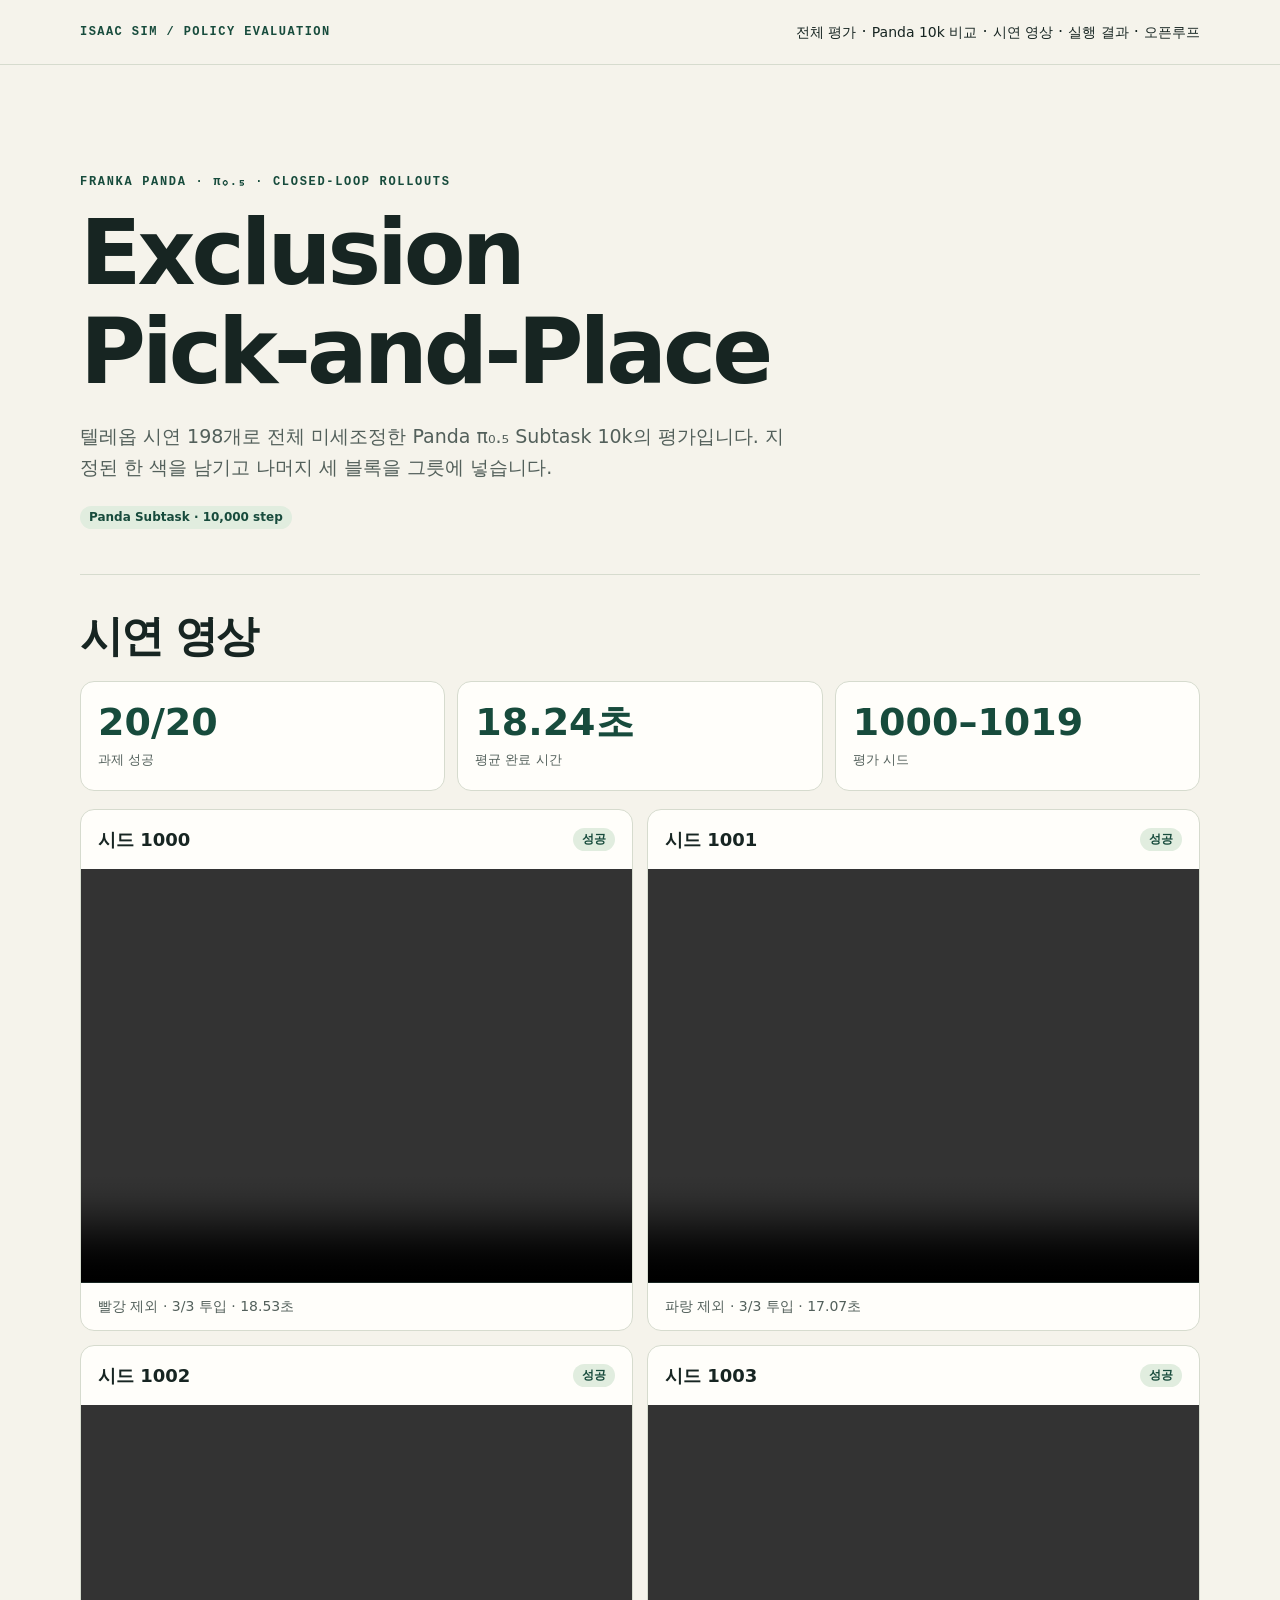
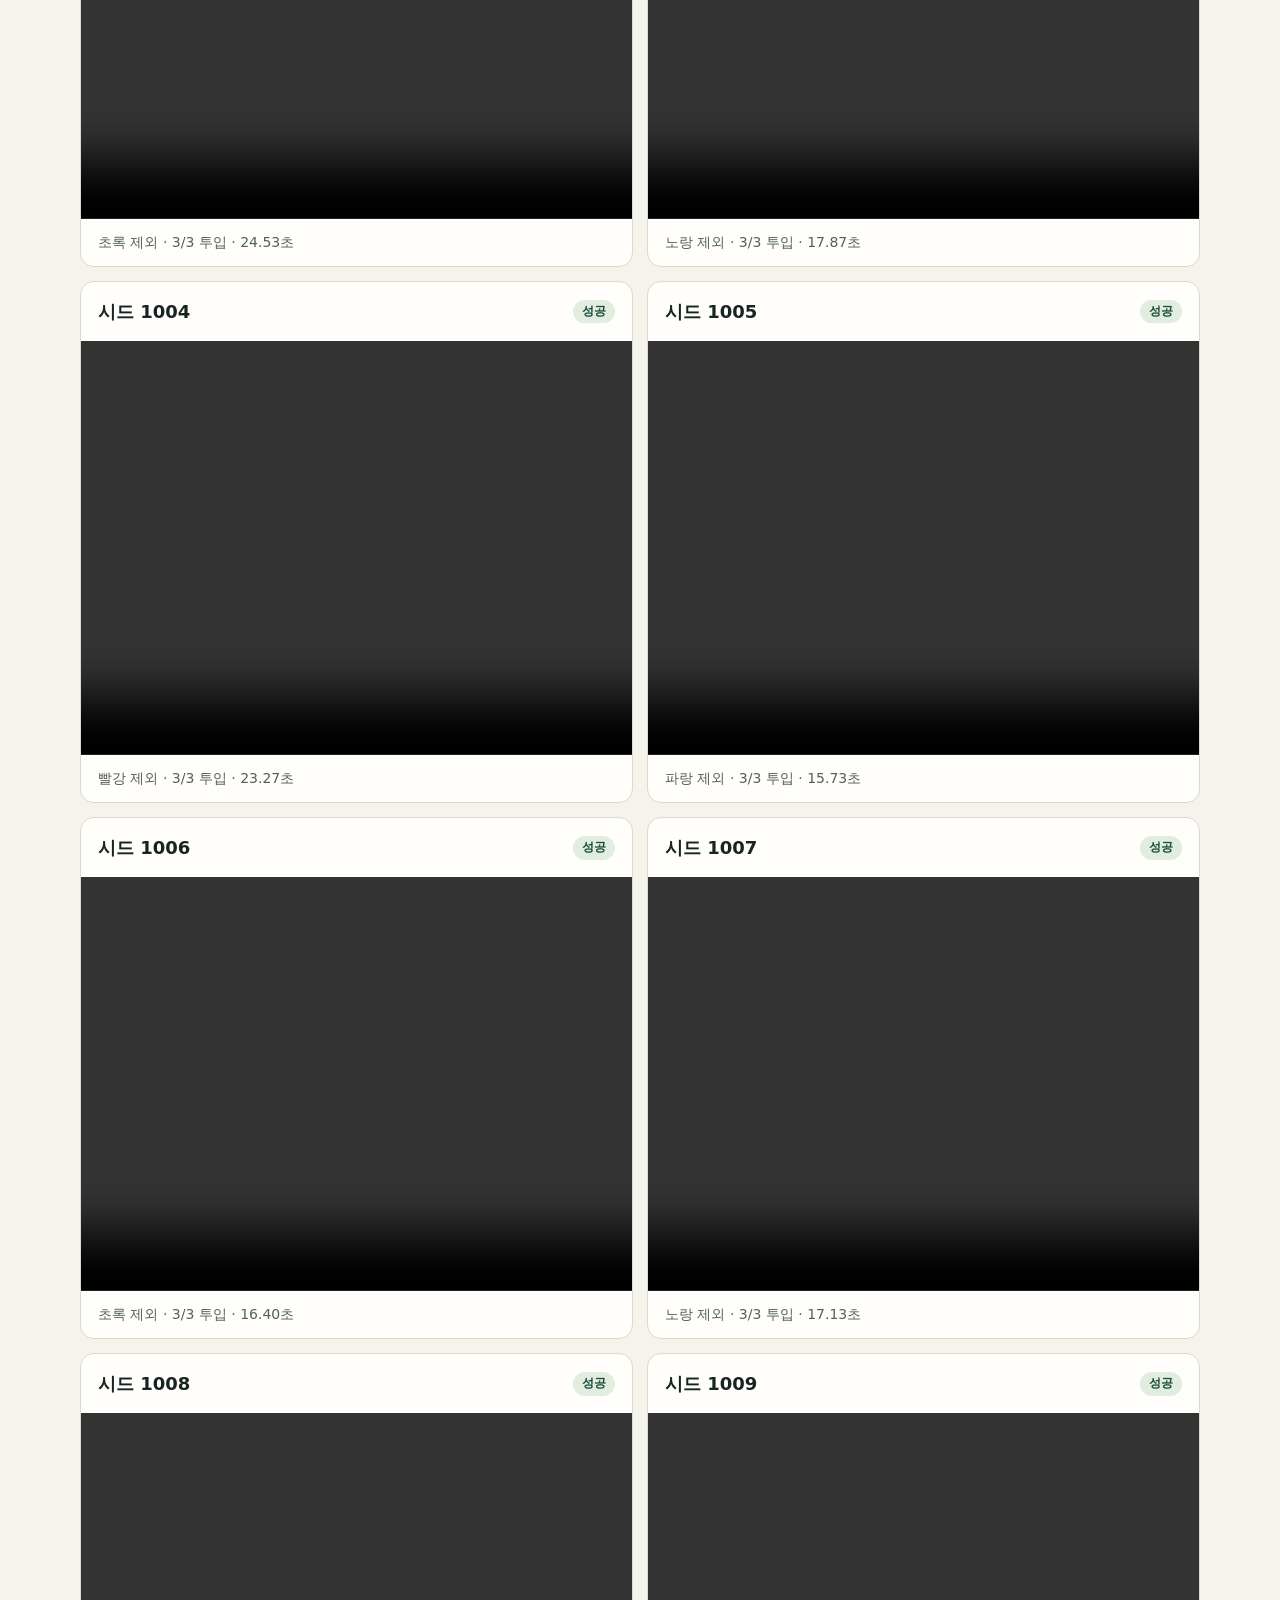
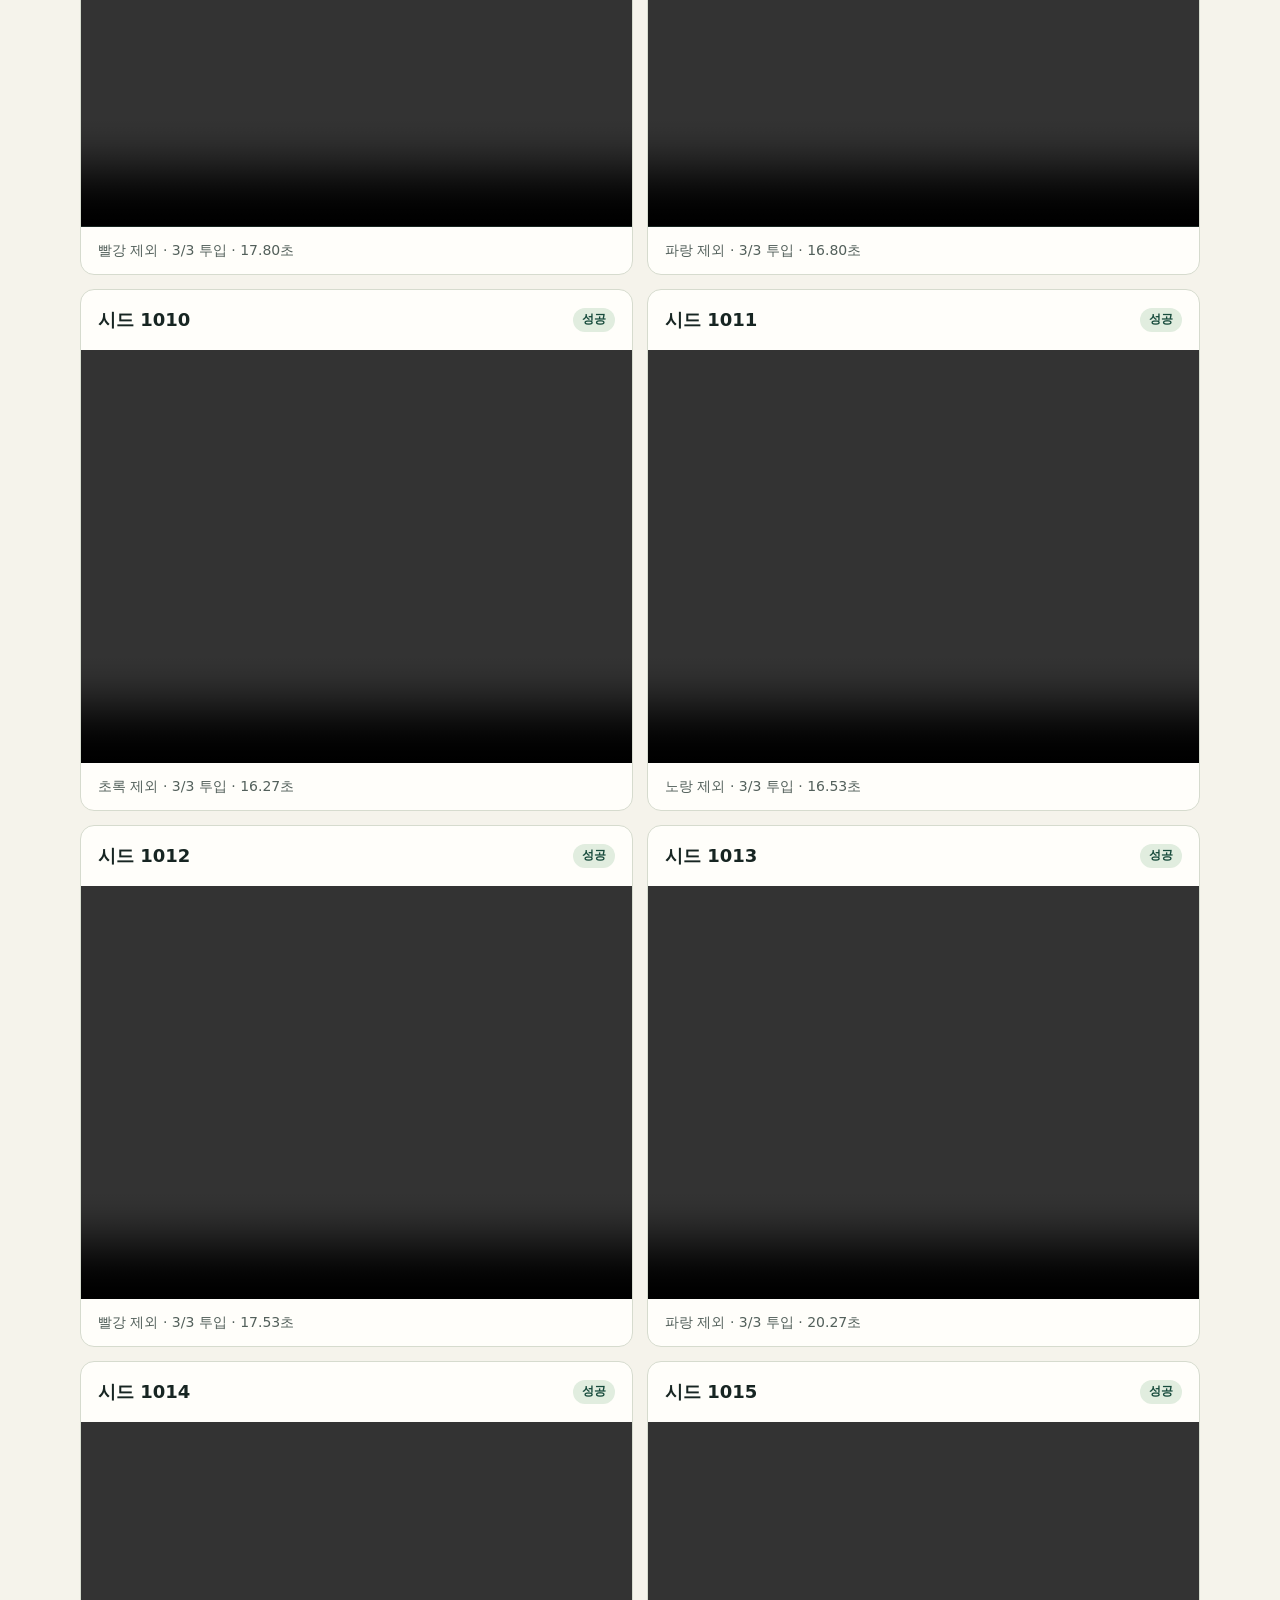
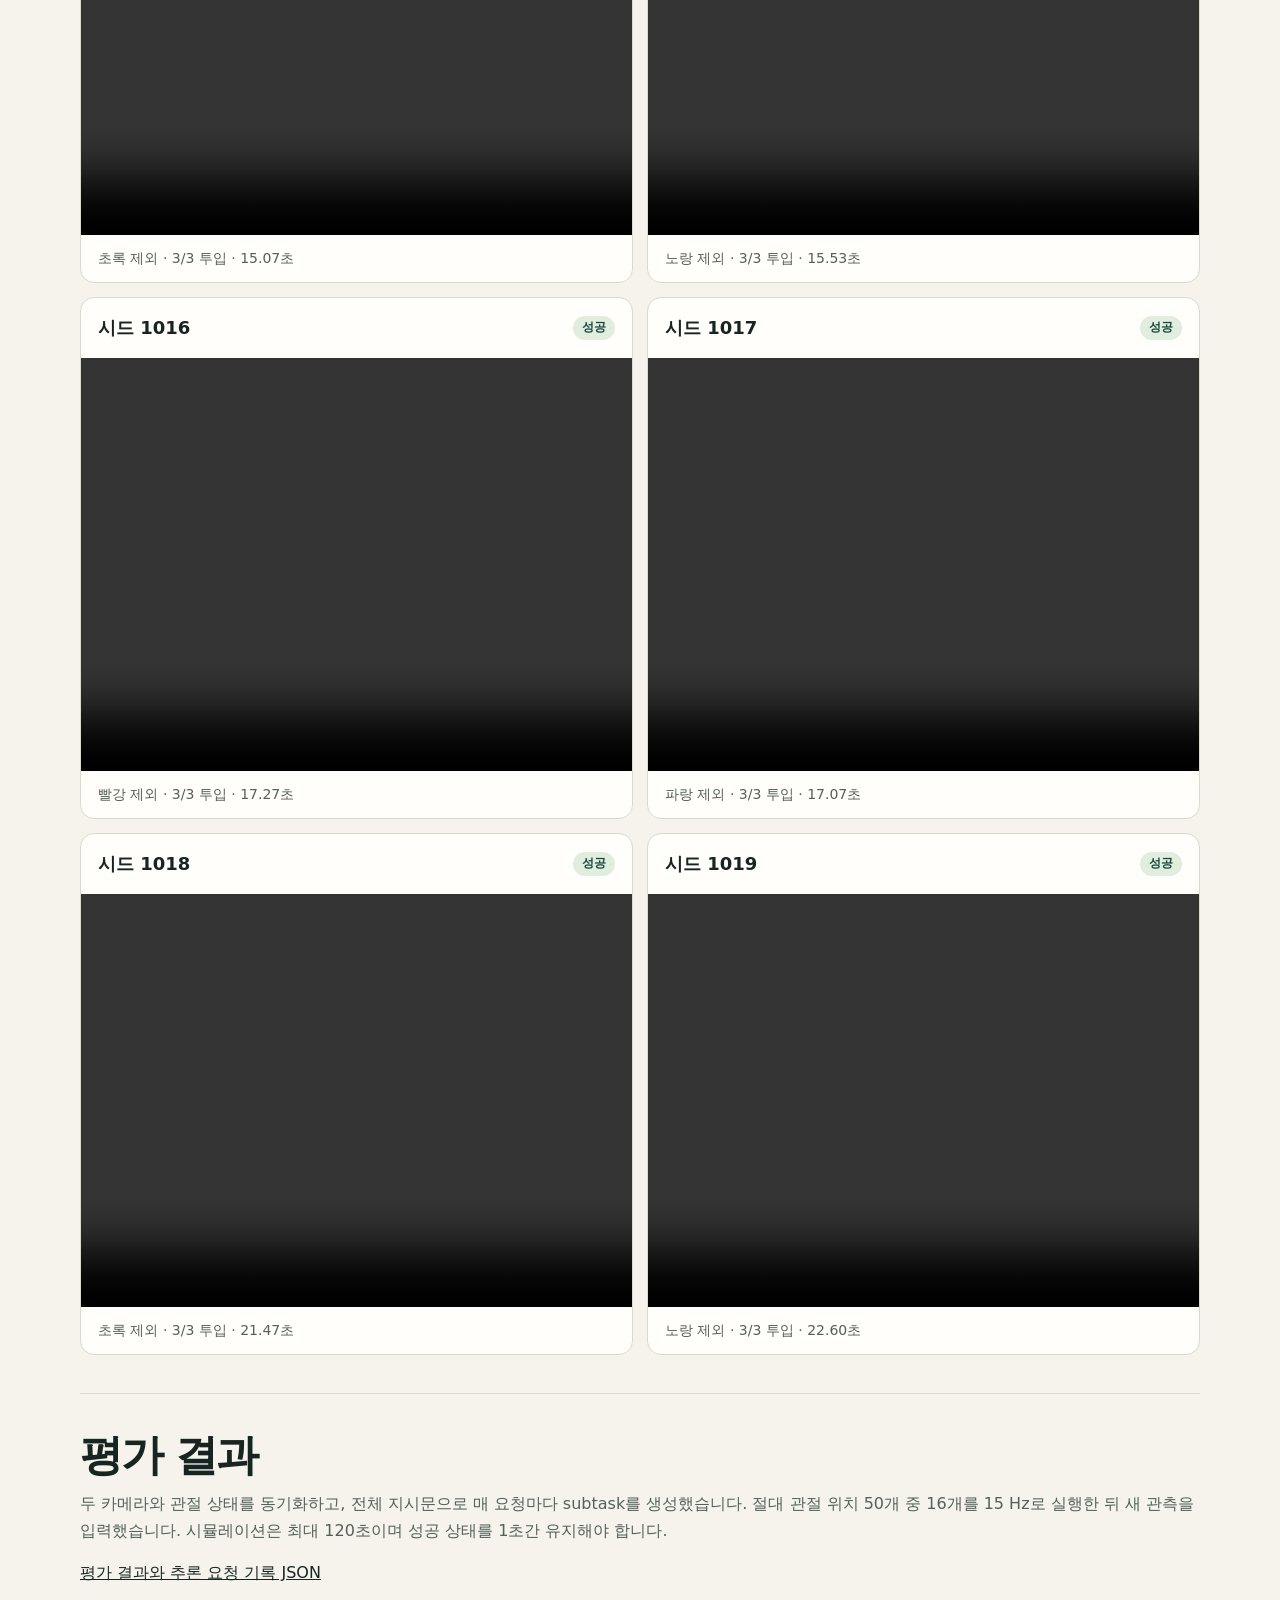
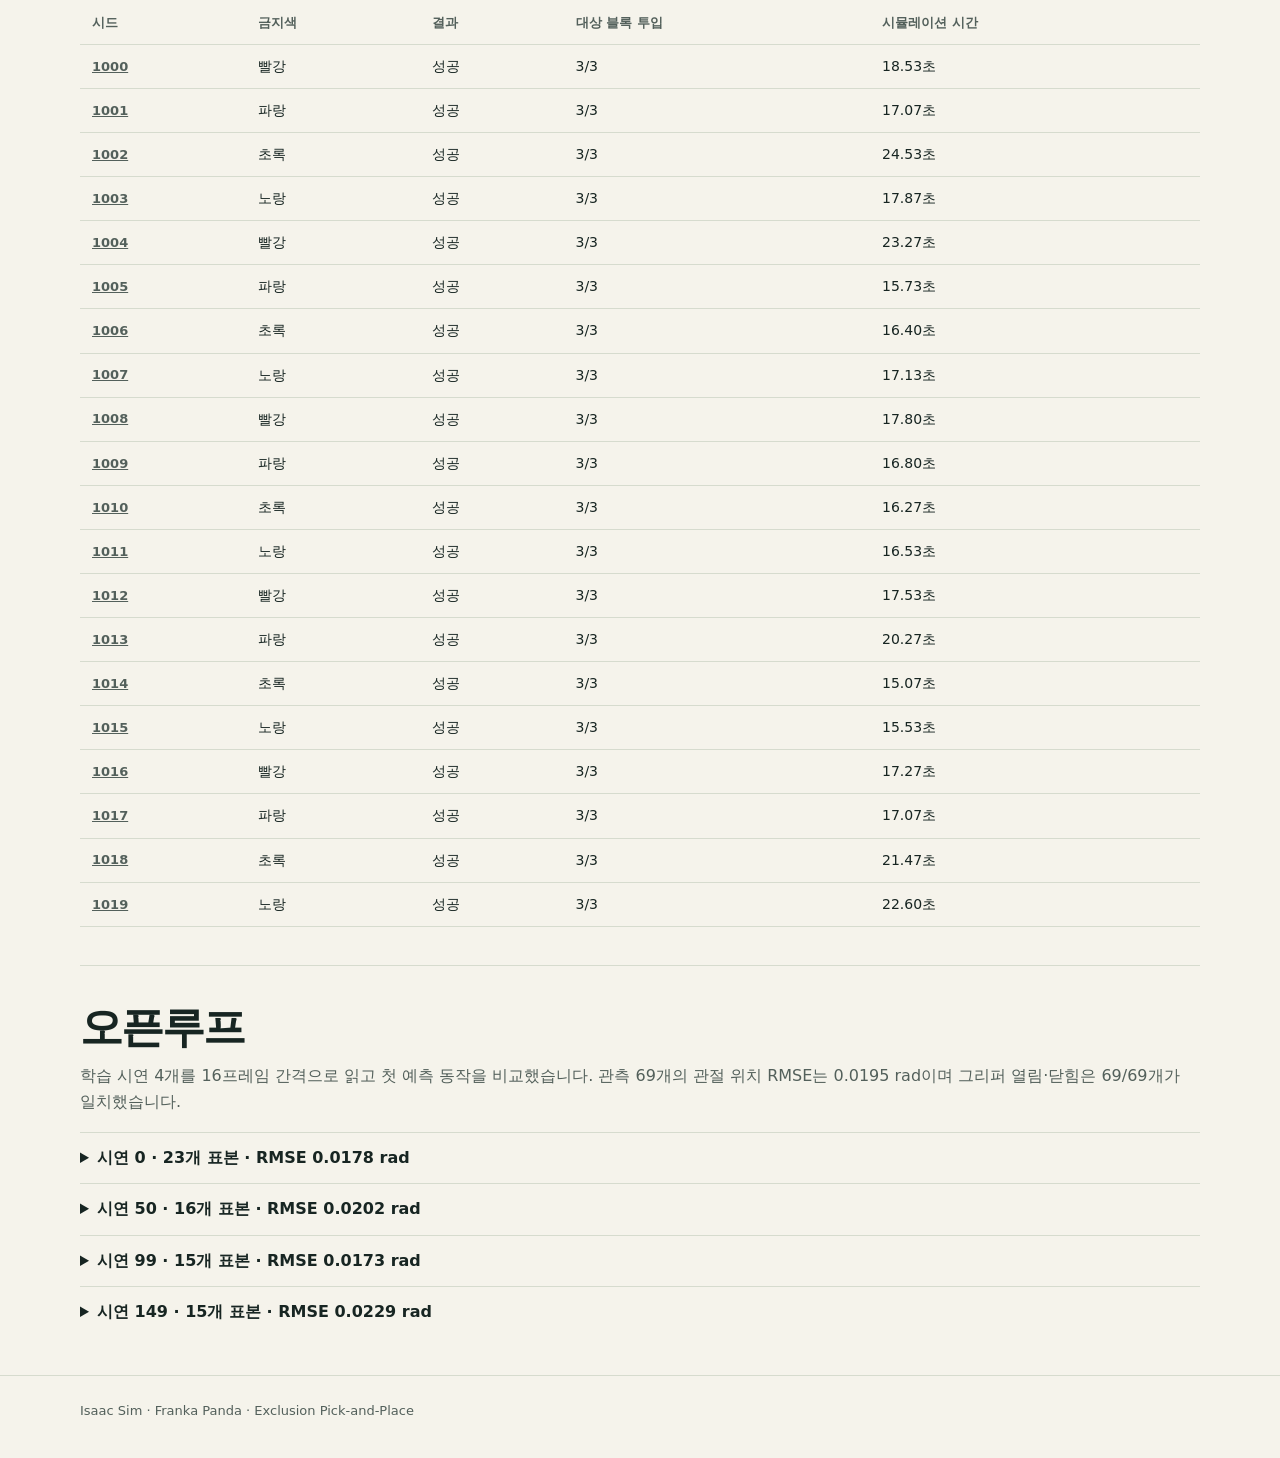
<file: square-yaw-200/panda-base-subtask-full-10k/index.html>
<!doctype html>
<html lang="ko">
<head>
  <meta charset="utf-8">
  <meta name="viewport" content="width=device-width,initial-scale=1">
  <meta name="description" content="Isaac Sim에서 평가한 Panda π₀.₅ Subtask 10k의 시연 20편과 평가 결과입니다.">
  <title>Exclusion Pick-and-Place · Panda Subtask 10k</title>
  <link rel="stylesheet" href="../evaluation.css">
</head>
<body>
  <header class="masthead">
    <div class="wrap">
      <span class="brand">ISAAC SIM / POLICY EVALUATION</span>
      <nav aria-label="평가 결과"><a href="../">전체 평가</a> · <a href="../panda-base-10k-comparison/">Panda 10k 비교</a> · <a href="#rollouts">시연 영상</a> · <a href="#results">실행 결과</a> · <a href="#open-loop">오픈루프</a></nav>
    </div>
  </header>
  <main class="wrap">
    <section class="hero" aria-labelledby="title">
      <p class="eyebrow">FRANKA PANDA · π₀.₅ · CLOSED-LOOP ROLLOUTS</p>
      <h1 id="title">Exclusion<br>Pick-and-Place</h1>
      <p>텔레옵 시연 198개로 전체 미세조정한 Panda π₀.₅ Subtask 10k의 평가입니다. 지정된 한 색을 남기고 나머지 세 블록을 그릇에 넣습니다.</p>
      <span class="chip">Panda Subtask · 10,000 step</span>
    </section>
    <section class="panel" id="rollouts" aria-labelledby="rollouts-title">
      <h2 id="rollouts-title">시연 영상</h2>
      <div class="summary">
        <div class="stat"><strong>20/20</strong><span>과제 성공</span></div>
        <div class="stat"><strong>18.24초</strong><span>평균 완료 시간</span></div>
        <div class="stat"><strong>1000–1019</strong><span>평가 시드</span></div>
      </div>
      <div class="comparison">
        <article class="clip" id="seed-1000">
          <header><h3>시드 1000</h3><span class="chip">성공</span></header>
          <div class="film"><video controls preload="none" playsinline aria-label="시드 1000 평가 영상"><source src="subtask-1000.mp4" type="video/mp4"></video></div>
          <p>빨강 제외 · 3/3 투입 · 18.53초</p>
        </article>
        <article class="clip" id="seed-1001">
          <header><h3>시드 1001</h3><span class="chip">성공</span></header>
          <div class="film"><video controls preload="none" playsinline aria-label="시드 1001 평가 영상"><source src="subtask-1001.mp4" type="video/mp4"></video></div>
          <p>파랑 제외 · 3/3 투입 · 17.07초</p>
        </article>
        <article class="clip" id="seed-1002">
          <header><h3>시드 1002</h3><span class="chip">성공</span></header>
          <div class="film"><video controls preload="none" playsinline aria-label="시드 1002 평가 영상"><source src="subtask-1002.mp4" type="video/mp4"></video></div>
          <p>초록 제외 · 3/3 투입 · 24.53초</p>
        </article>
        <article class="clip" id="seed-1003">
          <header><h3>시드 1003</h3><span class="chip">성공</span></header>
          <div class="film"><video controls preload="none" playsinline aria-label="시드 1003 평가 영상"><source src="subtask-1003.mp4" type="video/mp4"></video></div>
          <p>노랑 제외 · 3/3 투입 · 17.87초</p>
        </article>
        <article class="clip" id="seed-1004">
          <header><h3>시드 1004</h3><span class="chip">성공</span></header>
          <div class="film"><video controls preload="none" playsinline aria-label="시드 1004 평가 영상"><source src="subtask-1004.mp4" type="video/mp4"></video></div>
          <p>빨강 제외 · 3/3 투입 · 23.27초</p>
        </article>
        <article class="clip" id="seed-1005">
          <header><h3>시드 1005</h3><span class="chip">성공</span></header>
          <div class="film"><video controls preload="none" playsinline aria-label="시드 1005 평가 영상"><source src="subtask-1005.mp4" type="video/mp4"></video></div>
          <p>파랑 제외 · 3/3 투입 · 15.73초</p>
        </article>
        <article class="clip" id="seed-1006">
          <header><h3>시드 1006</h3><span class="chip">성공</span></header>
          <div class="film"><video controls preload="none" playsinline aria-label="시드 1006 평가 영상"><source src="subtask-1006.mp4" type="video/mp4"></video></div>
          <p>초록 제외 · 3/3 투입 · 16.40초</p>
        </article>
        <article class="clip" id="seed-1007">
          <header><h3>시드 1007</h3><span class="chip">성공</span></header>
          <div class="film"><video controls preload="none" playsinline aria-label="시드 1007 평가 영상"><source src="subtask-1007.mp4" type="video/mp4"></video></div>
          <p>노랑 제외 · 3/3 투입 · 17.13초</p>
        </article>
        <article class="clip" id="seed-1008">
          <header><h3>시드 1008</h3><span class="chip">성공</span></header>
          <div class="film"><video controls preload="none" playsinline aria-label="시드 1008 평가 영상"><source src="subtask-1008.mp4" type="video/mp4"></video></div>
          <p>빨강 제외 · 3/3 투입 · 17.80초</p>
        </article>
        <article class="clip" id="seed-1009">
          <header><h3>시드 1009</h3><span class="chip">성공</span></header>
          <div class="film"><video controls preload="none" playsinline aria-label="시드 1009 평가 영상"><source src="subtask-1009.mp4" type="video/mp4"></video></div>
          <p>파랑 제외 · 3/3 투입 · 16.80초</p>
        </article>
        <article class="clip" id="seed-1010">
          <header><h3>시드 1010</h3><span class="chip">성공</span></header>
          <div class="film"><video controls preload="none" playsinline aria-label="시드 1010 평가 영상"><source src="subtask-1010.mp4" type="video/mp4"></video></div>
          <p>초록 제외 · 3/3 투입 · 16.27초</p>
        </article>
        <article class="clip" id="seed-1011">
          <header><h3>시드 1011</h3><span class="chip">성공</span></header>
          <div class="film"><video controls preload="none" playsinline aria-label="시드 1011 평가 영상"><source src="subtask-1011.mp4" type="video/mp4"></video></div>
          <p>노랑 제외 · 3/3 투입 · 16.53초</p>
        </article>
        <article class="clip" id="seed-1012">
          <header><h3>시드 1012</h3><span class="chip">성공</span></header>
          <div class="film"><video controls preload="none" playsinline aria-label="시드 1012 평가 영상"><source src="subtask-1012.mp4" type="video/mp4"></video></div>
          <p>빨강 제외 · 3/3 투입 · 17.53초</p>
        </article>
        <article class="clip" id="seed-1013">
          <header><h3>시드 1013</h3><span class="chip">성공</span></header>
          <div class="film"><video controls preload="none" playsinline aria-label="시드 1013 평가 영상"><source src="subtask-1013.mp4" type="video/mp4"></video></div>
          <p>파랑 제외 · 3/3 투입 · 20.27초</p>
        </article>
        <article class="clip" id="seed-1014">
          <header><h3>시드 1014</h3><span class="chip">성공</span></header>
          <div class="film"><video controls preload="none" playsinline aria-label="시드 1014 평가 영상"><source src="subtask-1014.mp4" type="video/mp4"></video></div>
          <p>초록 제외 · 3/3 투입 · 15.07초</p>
        </article>
        <article class="clip" id="seed-1015">
          <header><h3>시드 1015</h3><span class="chip">성공</span></header>
          <div class="film"><video controls preload="none" playsinline aria-label="시드 1015 평가 영상"><source src="subtask-1015.mp4" type="video/mp4"></video></div>
          <p>노랑 제외 · 3/3 투입 · 15.53초</p>
        </article>
        <article class="clip" id="seed-1016">
          <header><h3>시드 1016</h3><span class="chip">성공</span></header>
          <div class="film"><video controls preload="none" playsinline aria-label="시드 1016 평가 영상"><source src="subtask-1016.mp4" type="video/mp4"></video></div>
          <p>빨강 제외 · 3/3 투입 · 17.27초</p>
        </article>
        <article class="clip" id="seed-1017">
          <header><h3>시드 1017</h3><span class="chip">성공</span></header>
          <div class="film"><video controls preload="none" playsinline aria-label="시드 1017 평가 영상"><source src="subtask-1017.mp4" type="video/mp4"></video></div>
          <p>파랑 제외 · 3/3 투입 · 17.07초</p>
        </article>
        <article class="clip" id="seed-1018">
          <header><h3>시드 1018</h3><span class="chip">성공</span></header>
          <div class="film"><video controls preload="none" playsinline aria-label="시드 1018 평가 영상"><source src="subtask-1018.mp4" type="video/mp4"></video></div>
          <p>초록 제외 · 3/3 투입 · 21.47초</p>
        </article>
        <article class="clip" id="seed-1019">
          <header><h3>시드 1019</h3><span class="chip">성공</span></header>
          <div class="film"><video controls preload="none" playsinline aria-label="시드 1019 평가 영상"><source src="subtask-1019.mp4" type="video/mp4"></video></div>
          <p>노랑 제외 · 3/3 투입 · 22.60초</p>
        </article>
      </div>
    </section>
    <section class="panel" id="results" aria-labelledby="results-title">
      <h2 id="results-title">평가 결과</h2>
      <p class="muted">두 카메라와 관절 상태를 동기화하고, 전체 지시문으로 매 요청마다 subtask를 생성했습니다. 절대 관절 위치 50개 중 16개를 15 Hz로 실행한 뒤 새 관측을 입력했습니다. 시뮬레이션은 최대 120초이며 성공 상태를 1초간 유지해야 합니다.</p>
      <p><a href="results.json">평가 결과와 추론 요청 기록 JSON</a></p>
      <div class="table-scroll">
        <table>
          <thead><tr><th scope="col">시드</th><th scope="col">금지색</th><th scope="col">결과</th><th scope="col">대상 블록 투입</th><th scope="col">시뮬레이션 시간</th></tr></thead>
          <tbody>
            <tr><th scope="row"><a href="#seed-1000">1000</a></th><td>빨강</td><td>성공</td><td>3/3</td><td>18.53초</td></tr>
            <tr><th scope="row"><a href="#seed-1001">1001</a></th><td>파랑</td><td>성공</td><td>3/3</td><td>17.07초</td></tr>
            <tr><th scope="row"><a href="#seed-1002">1002</a></th><td>초록</td><td>성공</td><td>3/3</td><td>24.53초</td></tr>
            <tr><th scope="row"><a href="#seed-1003">1003</a></th><td>노랑</td><td>성공</td><td>3/3</td><td>17.87초</td></tr>
            <tr><th scope="row"><a href="#seed-1004">1004</a></th><td>빨강</td><td>성공</td><td>3/3</td><td>23.27초</td></tr>
            <tr><th scope="row"><a href="#seed-1005">1005</a></th><td>파랑</td><td>성공</td><td>3/3</td><td>15.73초</td></tr>
            <tr><th scope="row"><a href="#seed-1006">1006</a></th><td>초록</td><td>성공</td><td>3/3</td><td>16.40초</td></tr>
            <tr><th scope="row"><a href="#seed-1007">1007</a></th><td>노랑</td><td>성공</td><td>3/3</td><td>17.13초</td></tr>
            <tr><th scope="row"><a href="#seed-1008">1008</a></th><td>빨강</td><td>성공</td><td>3/3</td><td>17.80초</td></tr>
            <tr><th scope="row"><a href="#seed-1009">1009</a></th><td>파랑</td><td>성공</td><td>3/3</td><td>16.80초</td></tr>
            <tr><th scope="row"><a href="#seed-1010">1010</a></th><td>초록</td><td>성공</td><td>3/3</td><td>16.27초</td></tr>
            <tr><th scope="row"><a href="#seed-1011">1011</a></th><td>노랑</td><td>성공</td><td>3/3</td><td>16.53초</td></tr>
            <tr><th scope="row"><a href="#seed-1012">1012</a></th><td>빨강</td><td>성공</td><td>3/3</td><td>17.53초</td></tr>
            <tr><th scope="row"><a href="#seed-1013">1013</a></th><td>파랑</td><td>성공</td><td>3/3</td><td>20.27초</td></tr>
            <tr><th scope="row"><a href="#seed-1014">1014</a></th><td>초록</td><td>성공</td><td>3/3</td><td>15.07초</td></tr>
            <tr><th scope="row"><a href="#seed-1015">1015</a></th><td>노랑</td><td>성공</td><td>3/3</td><td>15.53초</td></tr>
            <tr><th scope="row"><a href="#seed-1016">1016</a></th><td>빨강</td><td>성공</td><td>3/3</td><td>17.27초</td></tr>
            <tr><th scope="row"><a href="#seed-1017">1017</a></th><td>파랑</td><td>성공</td><td>3/3</td><td>17.07초</td></tr>
            <tr><th scope="row"><a href="#seed-1018">1018</a></th><td>초록</td><td>성공</td><td>3/3</td><td>21.47초</td></tr>
            <tr><th scope="row"><a href="#seed-1019">1019</a></th><td>노랑</td><td>성공</td><td>3/3</td><td>22.60초</td></tr>
          </tbody>
        </table>
      </div>
    </section>
    <section class="panel" id="open-loop" aria-labelledby="open-loop-title">
      <h2 id="open-loop-title">오픈루프</h2>
      <p class="muted">학습 시연 4개를 16프레임 간격으로 읽고 첫 예측 동작을 비교했습니다. 관측 69개의 관절 위치 RMSE는 0.0195 rad이며 그리퍼 열림·닫힘은 69/69개가 일치했습니다.</p>
      <details>
        <summary>시연 0 · 23개 표본 · RMSE 0.0178 rad</summary>
        <figure><a href="episode_0.png"><img src="episode_0.png" alt="시연 0의 관절 및 그리퍼 예측과 정답" loading="lazy"></a></figure>
        <a href="episode_0.npz">예측 및 정답 배열</a>
      </details>
      <details>
        <summary>시연 50 · 16개 표본 · RMSE 0.0202 rad</summary>
        <figure><a href="episode_50.png"><img src="episode_50.png" alt="시연 50의 관절 및 그리퍼 예측과 정답" loading="lazy"></a></figure>
        <a href="episode_50.npz">예측 및 정답 배열</a>
      </details>
      <details>
        <summary>시연 99 · 15개 표본 · RMSE 0.0173 rad</summary>
        <figure><a href="episode_99.png"><img src="episode_99.png" alt="시연 99의 관절 및 그리퍼 예측과 정답" loading="lazy"></a></figure>
        <a href="episode_99.npz">예측 및 정답 배열</a>
      </details>
      <details>
        <summary>시연 149 · 15개 표본 · RMSE 0.0229 rad</summary>
        <figure><a href="episode_149.png"><img src="episode_149.png" alt="시연 149의 관절 및 그리퍼 예측과 정답" loading="lazy"></a></figure>
        <a href="episode_149.npz">예측 및 정답 배열</a>
      </details>
    </section>
  </main>
  <footer><div class="wrap">Isaac Sim · Franka Panda · Exclusion Pick-and-Place</div></footer>
</body>
</html>
</file>
<file: square-yaw-200/evaluation.css>
:root { color-scheme:light; --paper:#f5f3eb; --ink:#172522; --muted:#53605b; --line:#d6dbce; --green:#174b3c; --chip:#e1eddf; --white:#fffefa; }
* { box-sizing:border-box; }
body { margin:0; background:var(--paper); color:var(--ink); font:16px/1.65 system-ui,sans-serif; }
a { color:inherit; }
button, select { font:inherit; }
.wrap { width:min(1120px, calc(100% - 48px)); margin:auto; }
.masthead { border-bottom:1px solid var(--line); }
.masthead .wrap { min-height:64px; display:flex; align-items:center; justify-content:space-between; gap:12px; }
.brand { color:var(--green); font:700 12px/1.4 ui-monospace,monospace; letter-spacing:.12em; }
.masthead a { font-size:14px; text-decoration:none; }
.hero { padding:clamp(48px,9vw,108px) 0 45px; }
.eyebrow { margin:0 0 12px; color:var(--green); font:700 12px/1.5 ui-monospace,monospace; letter-spacing:.14em; }
h1,h2,h3,p { margin-top:0; }
h1,h2 { line-height:1.1; letter-spacing:-.045em; }
h1 { max-width:870px; margin-bottom:20px; font-size:clamp(41px,8vw,90px); }
h2 { font-size:clamp(27px,4vw,43px); margin-bottom:12px; }
h3 { margin:0; font-size:18px; }
.hero p:not(.eyebrow), .muted { color:var(--muted); }
.hero p:not(.eyebrow) { max-width:720px; font-size:clamp(15px,2.2vw,19px); }
.panel { border-top:1px solid var(--line); padding:38px 0; }
.section-top { display:flex; align-items:end; justify-content:space-between; gap:16px; flex-wrap:wrap; }
.section-top p { margin-bottom:15px; }
.summary { display:grid; grid-template-columns:repeat(3,minmax(0,1fr)); gap:12px; margin-top:20px; }
.stat,.clip { border:1px solid var(--line); border-radius:14px; background:var(--white); }
.stat { padding:17px; }
.stat strong { display:block; color:var(--green); font-size:clamp(24px,4vw,38px); line-height:1.25; font-variant-numeric:tabular-nums; }
.stat span { font-size:13px; color:var(--muted); }
.comparison { display:grid; grid-template-columns:1fr 1fr; gap:14px; margin-top:18px; }
.clip { overflow:hidden; }
.clip header { padding:15px 17px; display:flex; align-items:center; justify-content:space-between; gap:8px; flex-wrap:wrap; }
.chip { display:inline-flex; align-items:center; border-radius:100px; background:var(--chip); color:var(--green); padding:2px 9px; font-size:12px; font-weight:650; }
.film { aspect-ratio:4/3; background:#192622; color:#e2eae3; display:grid; place-items:center; text-align:center; }
.film video { display:block; width:100%; height:100%; object-fit:contain; }
.clip p { margin:0; padding:12px 17px; font-size:14px; color:var(--muted); }
.clip .film p { color:inherit; }
label { display:grid; gap:4px; color:var(--muted); font-size:13px; }
select { min-width:180px; padding:8px 32px 8px 10px; border:1px solid var(--line); border-radius:8px; background:var(--white); color:var(--ink); }
.table-scroll { overflow-x:auto; }
table { width:100%; border-collapse:collapse; min-width:410px; font-variant-numeric:tabular-nums; }
th,td { padding:10px 12px; border-bottom:1px solid var(--line); text-align:left; }
th { font-size:13px; color:var(--muted); }
td { font-size:14px; }
.method { display:grid; grid-template-columns:1fr 1fr; gap:24px; }
.method p { color:var(--muted); margin:8px 0 0; }
footer { padding:24px 0 36px; border-top:1px solid var(--line); color:var(--muted); font-size:13px; }
:focus-visible { outline:2px solid var(--green); outline-offset:3px; }

#teleop-subtask-40k details, #libero-style details, #open-loop details { border-top:1px solid var(--line); padding:12px 0; }
#teleop-subtask-40k summary, #libero-style summary, #open-loop summary { cursor:pointer; font-weight:600; }
#teleop-subtask-40k figure, #open-loop figure { margin:12px 0 0; }
#open-loop figcaption { margin-bottom:6px; }
#teleop-subtask-40k img, #open-loop img { display:block; width:100%; height:auto; background:var(--white); }
.open-loop-note { margin-top:14px; }
@media (min-width:880px) { .open-loop-comparison { grid-template-columns:repeat(3,minmax(0,1fr)); } }
@media (max-width:650px) {
  .wrap { width:calc(100% - 30px); }
  .comparison,.method { grid-template-columns:1fr; }
  .summary { gap:7px; }
  .stat { padding:10px 7px; }
  .stat span { font-size:11px; }
}
</file>
